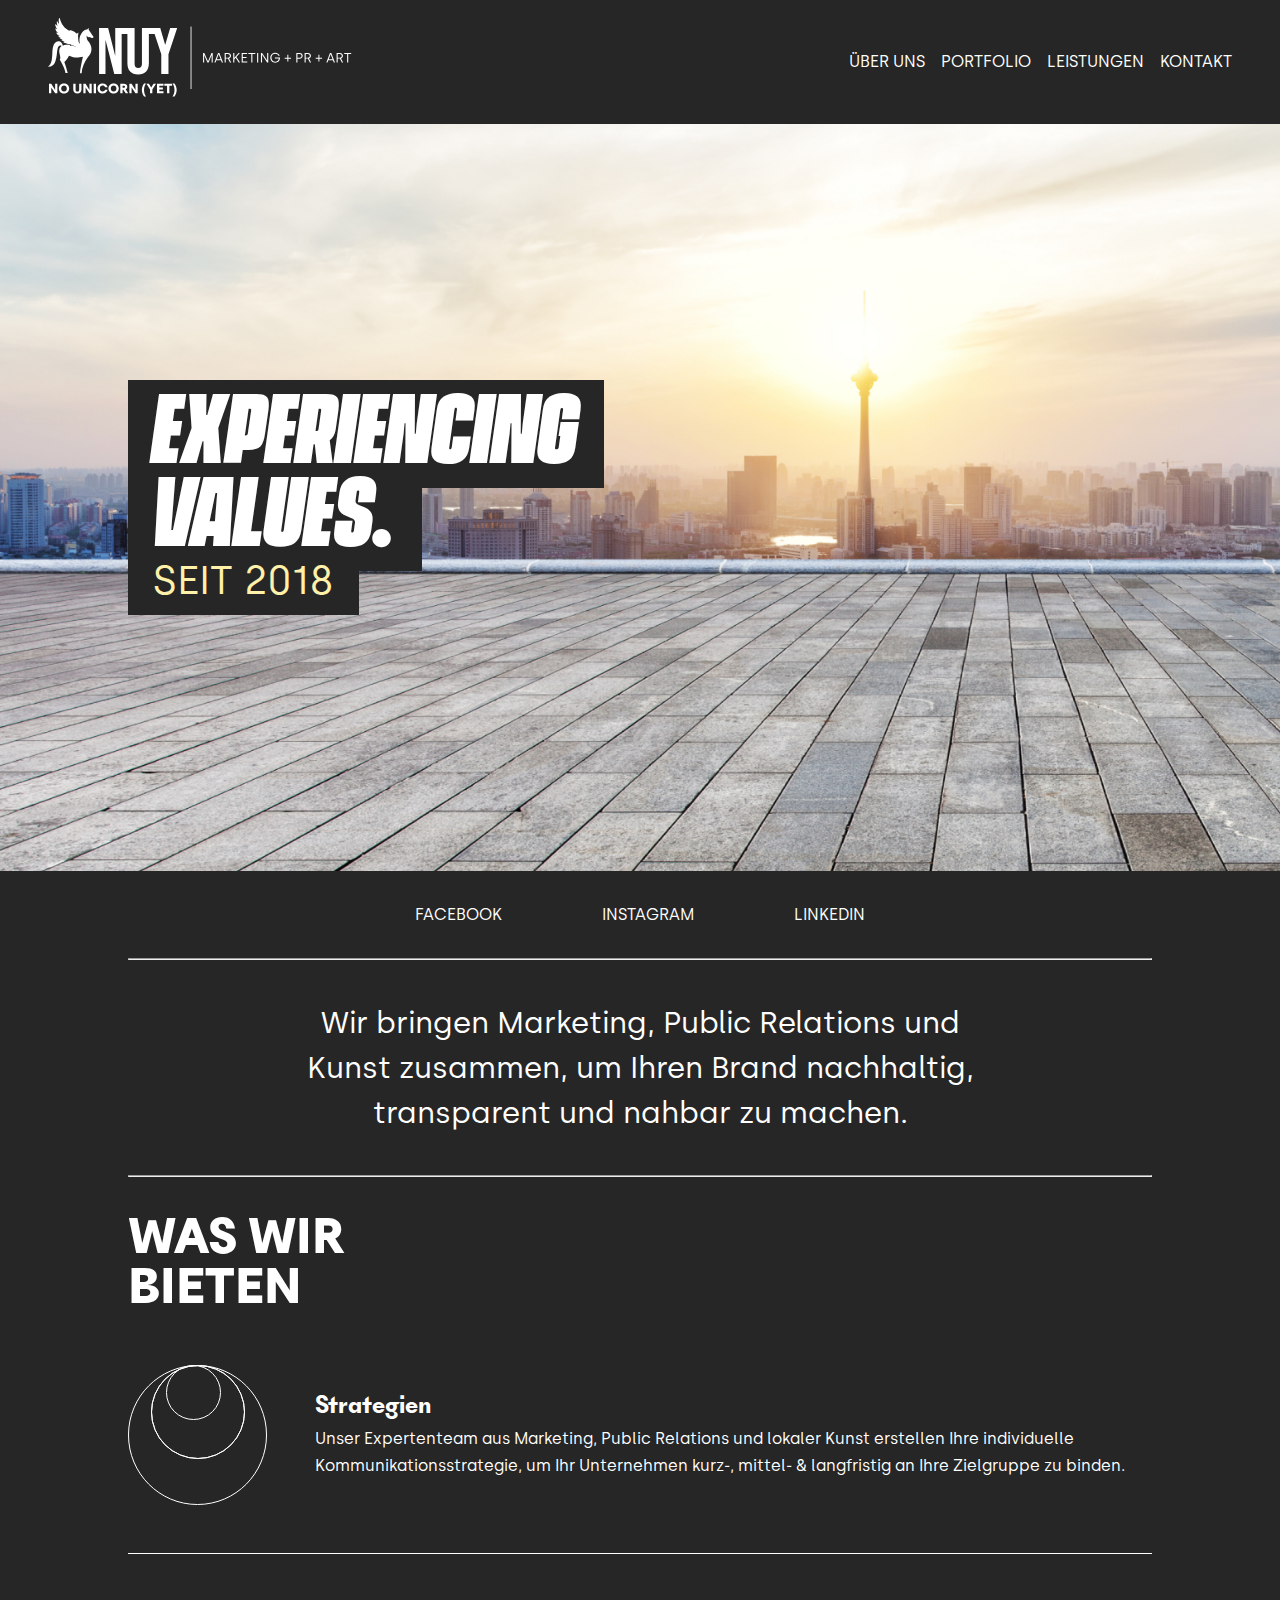
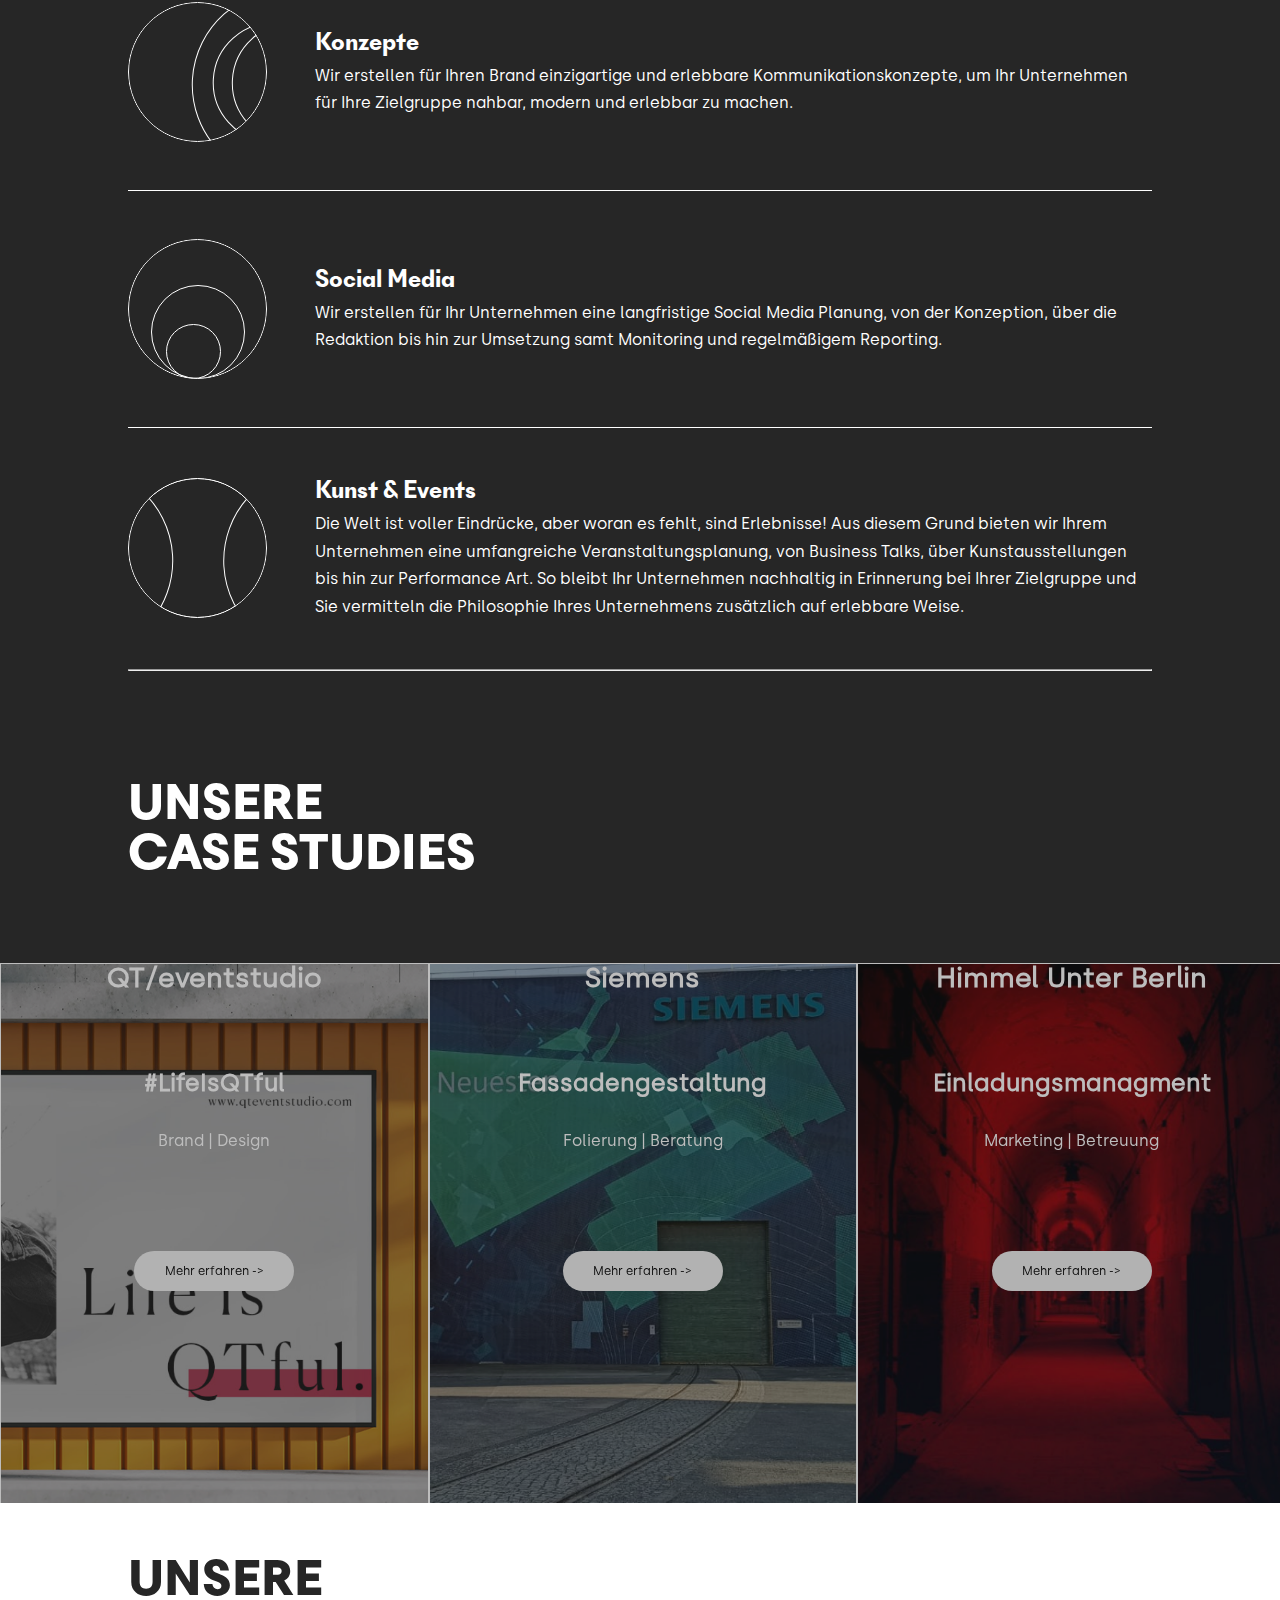
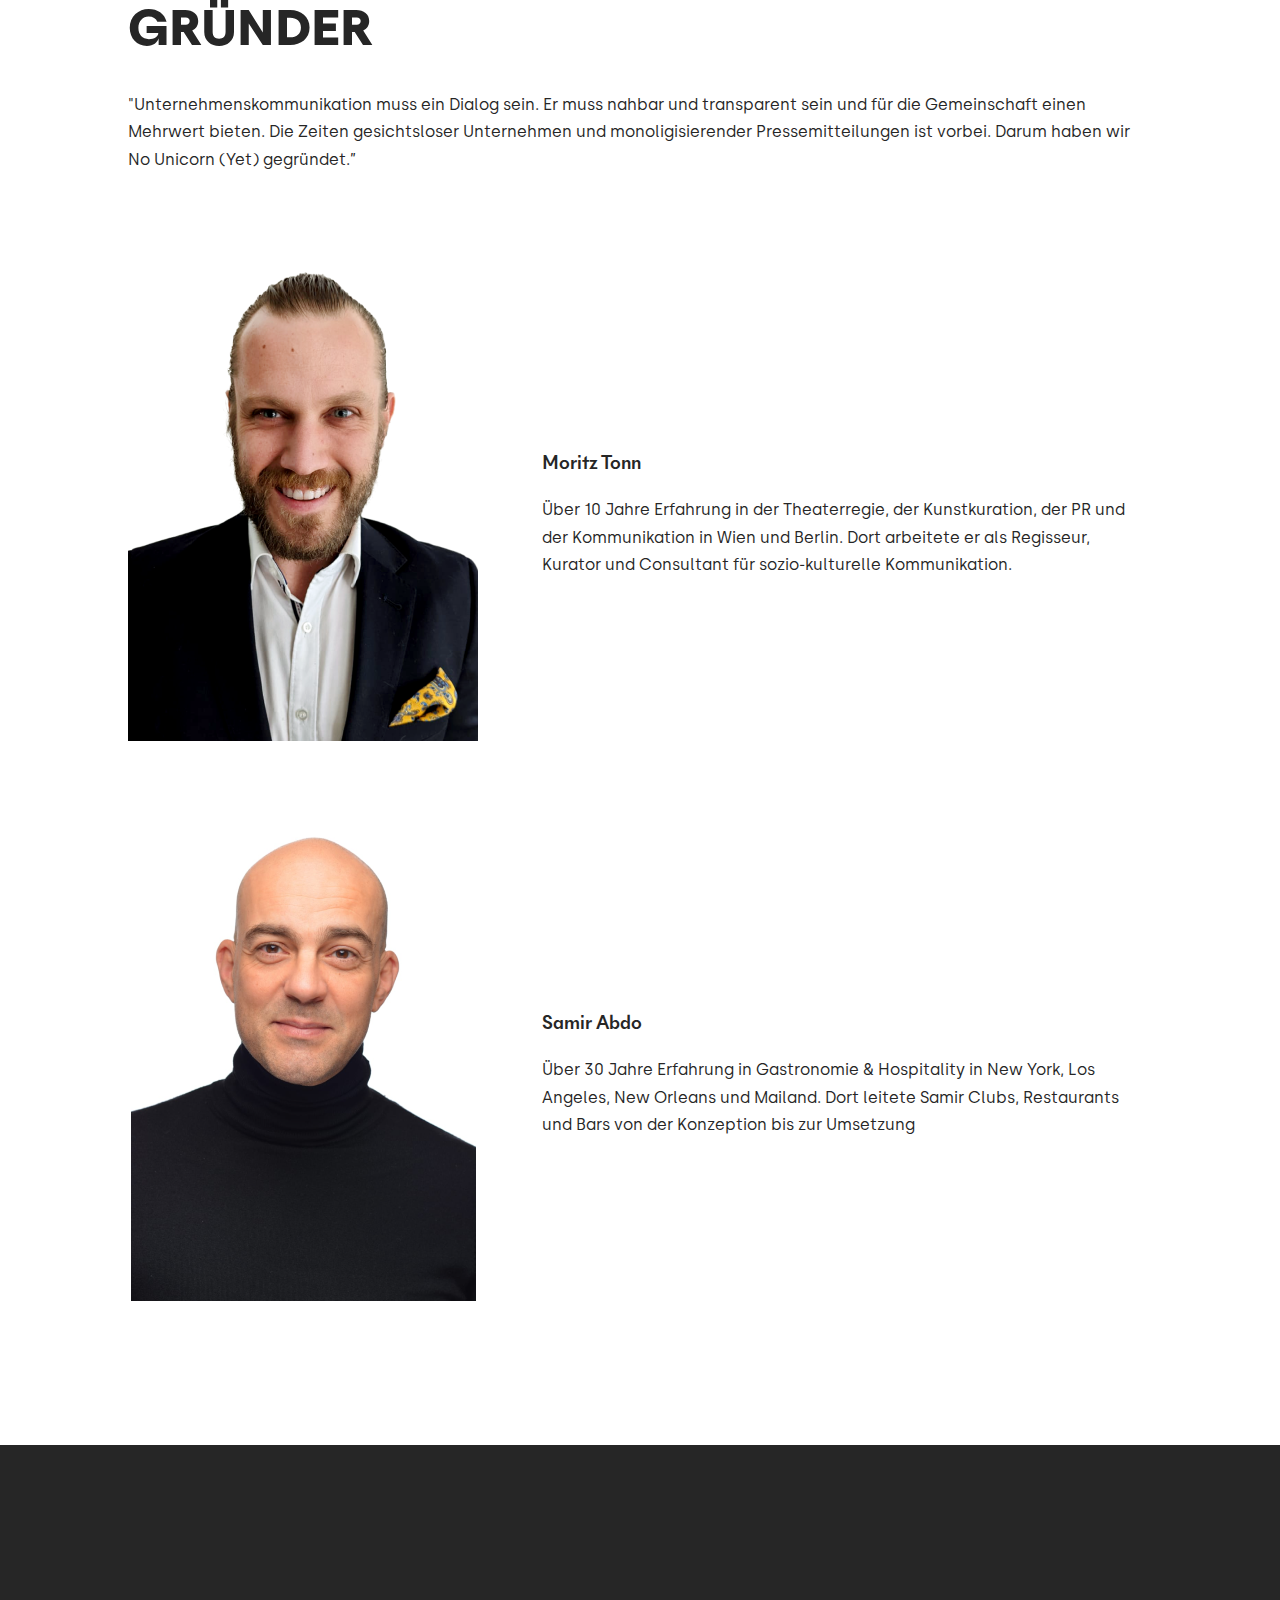
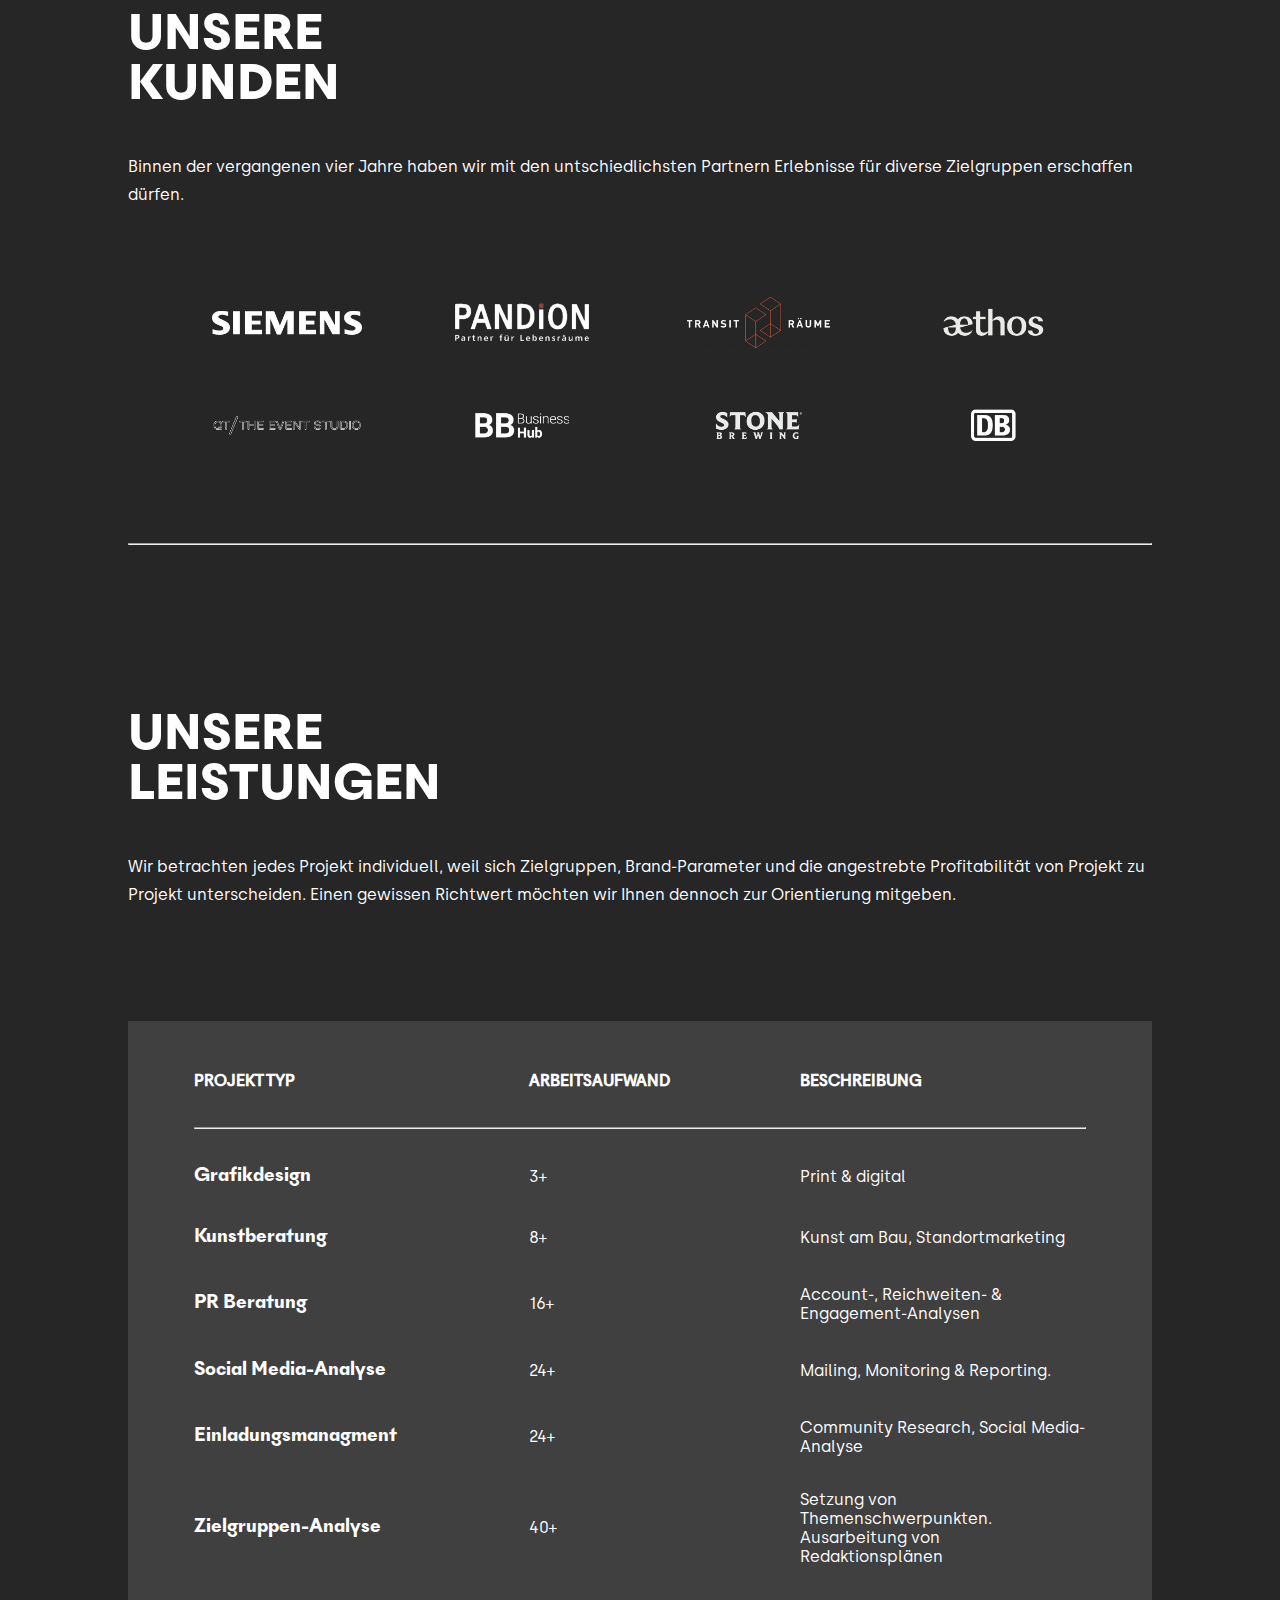
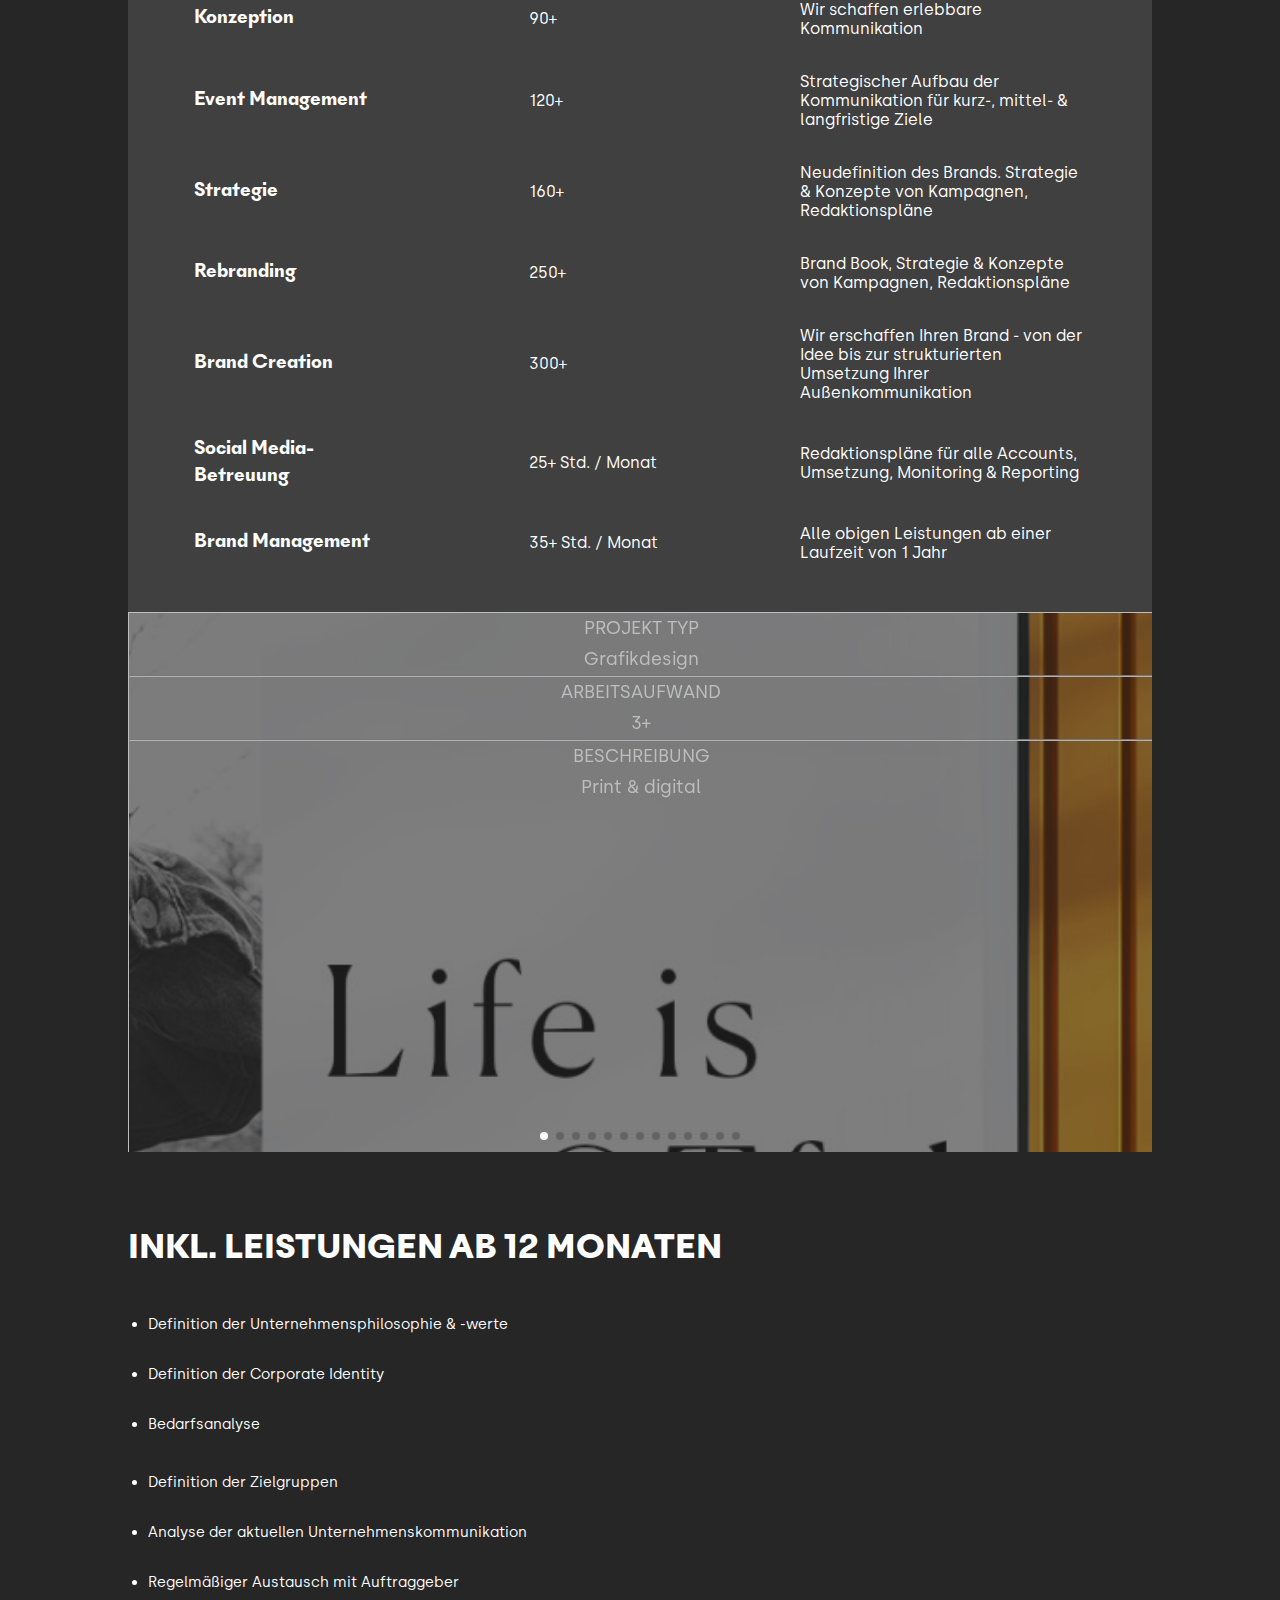
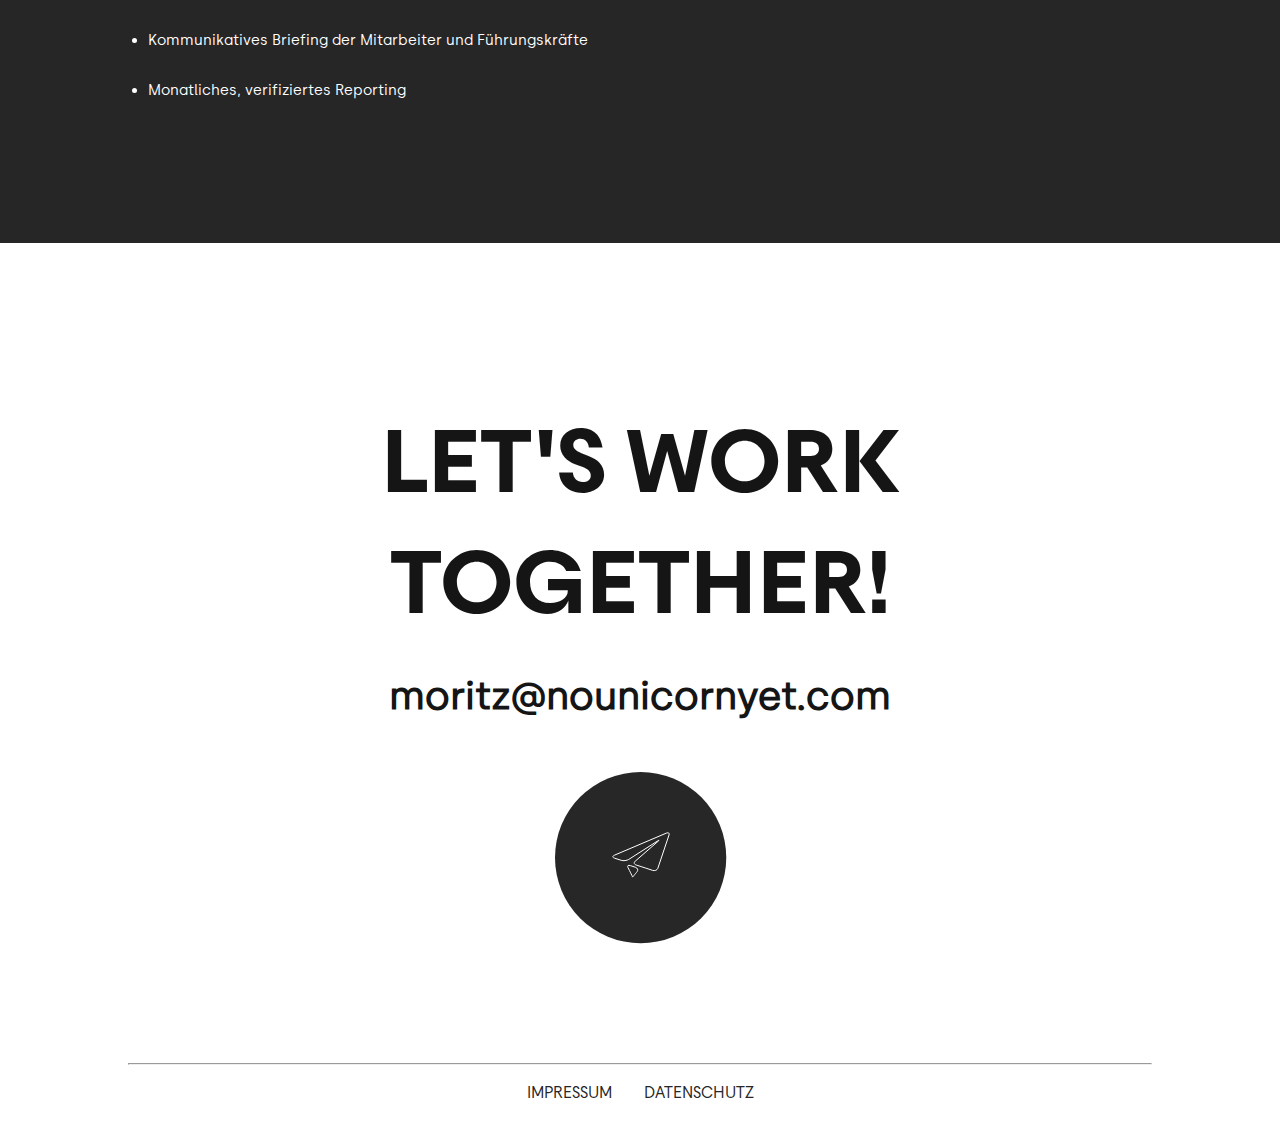
<file: index.html>
<!DOCTYPE html>
<html>

<head>
    <meta charset="utf-8">
    <meta name="viewport" content="width=device-width, initial-scale=1.0">
    <link rel="stylesheet" type="text/css" href="./styles/styles.css">
    <link rel="stylesheet" href="https://unpkg.com/swiper/swiper-bundle.min.css"/>
    <title>No Unicorn (Yet)</title>
    <link rel="icon" type="image/png" href="images/logo/favicon16x16.svg" sizes="16x16">
    <link rel="icon" type="image/png" href="images/logo/favicon32x32.svg" sizes="32x32">
    <link rel="icon" type="image/png" href="images/logo/favicon96x96.svg" sizes="96x96">
</head>

    <body>
        <header class="primary-header flex">
            <a href="index.html"><img class="logo" src="./images/logo.svg" alt="logo-no-unicorn"></a>
            <a href="index.html"><img class="logo-mobile" src="./images/logo-mobile.svg" alt="logo-no-unicorn-mobile"></a>

            <button class="mobile-nav-toggle" aria-controls="primary-navigation" aria-expanded="false"><span class="sr-only"></span></button>

            <nav>            
                <ul id="primary-navigation" data-visible="false" class="primary-navigation flex">
                    <li>
                        <a class="nav-item" href="index.html#offer-link">
                            <p>ÜBER UNS</p>
                        </a>
                    </li>
                    <li>
                        <a class="nav-item" href="index.html#casestudy-link">
                            <p>PORTFOLIO</p>
                        </a>
                    </li>
                    <li>
                        <a class="nav-item" href="index.html#pricing-link">
                            <p>LEISTUNGEN</p>
                        </a>
                    </li>
                    <li>
                        <a class="nav-item" href="index.html#contact-link">
                            <p>KONTAKT</p>
                        </a>
                    </li>
                </ul>
            </nav>
        </header>

        <div class="hero-section">
            <div class="page-wrapper">
                <div class="hero-content">
                    <h1>EXPERIENCING</h1>
                    <h1>VALUES.</h1>
                    <p id="hero-text">SEIT 2018</p>
                </div>
            </div>
        </div>

        <div class="page-wrapper">
            <div class="socials-section">
                <a href="https://www.facebook.com/nounicornyet/">
                    <p>FACEBOOK</p>
                </a>
                <a href="https://www.instagram.com/nounicornyet/">
                    <p>INSTAGRAM</p>
                </a>
                <a href="https://www.linkedin.com/company/nounicornyet">
                    <p>LINKEDIN</p>
                </a>
            </div>

            <hr></hr>
            
            <div class="business-section">
                <p id="description-text">Wir bringen Marketing, Public Relations und Kunst zusammen, um Ihren Brand nachhaltig, transparent und nahbar zu machen.</p>
            </div>

            <hr></hr>
            <div class="offer-section" id="offer-link">
                <div class="left-side">
                    <h2 class="sticky-text">WAS WIR <br>BIETEN</h2>
                </div>
                <div class="right-side">
                    <div class="content-area">
                        <img src="images/placeholdersvg/strategies.svg" alt="strategies-svg">
                        <div class="content-text">
                            <h4>Strategien</h4>
                            <p>Unser Expertenteam aus Marketing, Public Relations und lokaler Kunst erstellen Ihre individuelle Kommunikationsstrategie, um Ihr Unternehmen kurz-, mittel- & langfristig an Ihre Zielgruppe zu binden. </p>
                        </div>
                    </div>
                    <div class="content-area">
                        <img src="images/placeholdersvg/concepts.svg" alt="concepts-svg">
                        <div class="content-text">
                            <h4>Konzepte</h4>
                            <p>Wir erstellen für Ihren Brand einzigartige und erlebbare Kommunikationskonzepte, um Ihr Unternehmen für Ihre Zielgruppe nahbar, modern und erlebbar zu machen. </p>
                        </div>
                    </div>
                    <div class="content-area">
                        <img src="images/placeholdersvg/socialmedia.svg" alt="socialmedia-svg">
                        <div class="content-text">
                            <h4>Social Media</h4>
                            <p>Wir erstellen für Ihr Unternehmen eine langfristige Social Media Planung, von der Konzeption, über die Redaktion bis hin zur Umsetzung samt Monitoring und regelmäßigem Reporting.</p>
                        </div>
                    </div>
                    <div class="content-area">
                        <img src="images/placeholdersvg/artevents.svg" alt="artevents-svg">
                        <div class="content-text">
                            <h4>Kunst & Events</h4>
                            <p>Die Welt ist voller Eindrücke, aber woran es fehlt, sind Erlebnisse! Aus diesem Grund bieten wir Ihrem Unternehmen eine umfangreiche Veranstaltungsplanung, von Business Talks, über Kunstausstellungen bis hin zur Performance Art. So bleibt Ihr Unternehmen nachhaltig in Erinnerung bei Ihrer Zielgruppe und Sie vermitteln die Philosophie Ihres Unternehmens zusätzlich auf erlebbare Weise. </p>
                        </div>
                    </div>
                </div>
            </div>
        </div>
        <div class="page-wrapper">
            <hr></hr>
        </div>
        <div class="casestudy-section" id="casestudy-link">
            <div class="page-wrapper">
                
                <h2>UNSERE <br> CASE STUDIES</h2>
            </div>
        </div>

        <div class="swiper mySwiper">
            <div class="swiper-wrapper">
                <div class="swiper-slide">
                    <div class="slider-card">
                        <h3 class="casestudy-name unselectable">QT/eventstudio</h4>
                        <h3 class="casestudy-slogan unselectable">#LifeIsQTful</h3>
                        <p class="casestudy-action unselectable">Brand | Design</p>
                        <a href="casestudy_qteventstudio.html"><button class="casestudy-bttn">Mehr erfahren -></button></a>
                    </div> 
                </div>
                <div class="swiper-slide">
                    <div class="slider-card">
                        <h3 class="casestudy-name unselectable">Siemens</h4>
                        <h3 class="casestudy-slogan unselectable">Fassadengestaltung</h3>
                        <p class="casestudy-action unselectable">Folierung | Beratung</p>
                        <a href="casestudy_siemens.html"><button class="casestudy-bttn">Mehr erfahren -></button></a>
                    </div> 
                </div>
                <div class="swiper-slide">
                    <div class="slider-card">
                        <h3 class="casestudy-name unselectable">Himmel Unter Berlin</h4>
                        <h3 class="casestudy-slogan unselectable">Einladungsmanagment</h3>
                        <p class="casestudy-action unselectable">Marketing | Betreuung</p>
                        <a href="casestudy_pandion.html"><button class="casestudy-bttn">Mehr erfahren -></button></a>
                    </div> 
                </div>
            </div>
            <div class="swiper-pagination"></div>
        </div>

        <div class="founder-section">
            <div class="page-wrapper">
                <div class="founder-text" id="founder-link">
                    <h2>UNSERE<br>GRÜNDER</h2>
                    <div class="founder-rightside">
                        <p>
                            "Unternehmenskommunikation muss ein Dialog sein. Er muss nahbar und transparent sein und für die Gemeinschaft einen Mehrwert bieten. Die Zeiten gesichtsloser Unternehmen und monoligisierender Pressemitteilungen ist vorbei. Darum haben wir No Unicorn (Yet) gegründet.”
                        </p>
                        <div class="founder-portrait">
                            <div class="portrait-card">
                                <img src="images/founder_picture2.png" alt="Moritz Tonn picture">
                                <div class="founder-description">
                                    <p class="portrait-name">Moritz Tonn</p>
                                    <p>Über 10 Jahre Erfahrung in der Theaterregie, der Kunstkuration, der PR und der Kommunikation in Wien und Berlin. Dort arbeitete er als Regisseur, Kurator und Consultant für sozio-kulturelle Kommunikation.</p>
                                </div>
                            </div>
                            <div class="portrait-card">
                                <img src="images/founder_picture1.png"  alt="Samir Abdo picture">
                                <div class="founder-description">
                                    <p class="portrait-name">Samir  Abdo</p>
                                    <p>Über 30 Jahre Erfahrung in Gastronomie & Hospitality in New York, Los Angeles, New Orleans und Mailand. Dort leitete Samir Clubs, Restaurants und Bars von der Konzeption bis zur Umsetzung </p>
                                </div>
                            </div>
                        </div>
                    </div>
                </div>
            </div>
        </div>
        <div class="page-wrapper">
            <div class="cooperation-section">
                <h2>UNSERE<br>KUNDEN</h2>
                <p>
                    Binnen der vergangenen vier Jahre haben wir mit den untschiedlichsten Partnern Erlebnisse für diverse Zielgruppen erschaffen dürfen. 
                </p>
            </div>
            <div class="logo-section">
                <div class="logo-image">
                    <img src="images/logo/Siemens.png" alt="siemens-logo">
                </div>
                <div class="logo-image">
                    <img src="images/logo/Pandion.png" alt="pandion-logo">
                </div>
                <div class="logo-image">
                    <img src="images/logo/Transitraeume.png" alt="transitraueme-logo">
                </div>
                <div class="logo-image">
                    <img src="images/logo/aethos.png" alt="aethos-logo">
                </div>
                <div class="logo-image">
                    <img src="images/logo/QTEventStudio.png" alt="qt-logo">
                </div>
                <div class="logo-image">
                    <img src="images/logo/BusinessHub.png" alt="businesshub-logo">
                </div>
                <div class="logo-image">
                    <img src="images/logo/StoneBrewing.png" alt="stonebrewing-logo">
                </div>  
                <div class="logo-image">
                    <img src="images/logo/DeutscheBahn.png" alt="db-logo">
                </div>         
            </div>

            <hr></hr>

            <div class="pricing-section" id="pricing-link">
                <div class="pricing-text">
                    <h2>UNSERE<br> LEISTUNGEN</h2>
                    <p>
                        Wir betrachten jedes Projekt individuell, weil sich Zielgruppen, Brand-Parameter und die angestrebte Profitabilität von Projekt zu Projekt unterscheiden. Einen gewissen Richtwert möchten wir Ihnen dennoch zur Orientierung mitgeben.
                    </p>
                </div>
                <!-- desktop -->
                <table>
                    <tr>
                        <th align="left">PROJEKT TYP</th>
                        <th align="left">ARBEITSAUFWAND</th>
                        <th align="left">BESCHREIBUNG</th>
                    </tr>
                    <tr> 
                        <td colspan="3"> <hr /> </td>      
                    </tr>
                    <tr>
                        <td class="highlighted">Grafikdesign</td>
                        <td>3+</td>
                        <td>Print & digital</td>
                    </tr>
                    <tr>
                        <td class="highlighted">Kunstberatung</td>
                        <td>8+</td>
                        <td>Kunst am Bau, Standortmarketing</td>
                    </tr>
                    <tr>
                        <td class="highlighted">PR Beratung</td>
                        <td>16+</td>
                        <td>Account-, Reichweiten- & Engagement-Analysen</td>
                    </tr>
                    <tr>
                        <td class="highlighted">Social Media-Analyse</td>
                        <td>24+</td>
                        <td>Mailing, Monitoring & Reporting. </td>
                    </tr>
                    <tr>
                        <td class="highlighted">Einladungsmanagment</td>
                        <td>24+</td>
                        <td>Community Research, Social Media-Analyse</td>
                    </tr>
                    <tr>
                        <td class="highlighted">Zielgruppen-Analyse</td>
                        <td>40+</td>
                        <td>Setzung von Themenschwerpunkten. Ausarbeitung von Redaktionsplänen</td>
                    </tr>
                    <tr>
                        <td class="highlighted">Konzeption</td>
                        <td>90+</td>
                        <td>Wir schaffen erlebbare Kommunikation</td>
                    </tr>
                    <tr>
                        <td class="highlighted">Event Management</td>
                        <td>120+</td>
                        <td>Strategischer Aufbau der Kommunikation für kurz-, mittel- & langfristige Ziele</td>
                    </tr>
                    <tr>
                        <td class="highlighted">Strategie</td>
                        <td>160+</td>
                        <td>Neudefinition des Brands. Strategie & Konzepte von Kampagnen, Redaktionspläne</td>
                    </tr>
                    <tr>
                        <td class="highlighted">Rebranding</td>
                        <td>250+</td>
                        <td>Brand Book, Strategie & Konzepte von Kampagnen, Redaktionspläne</td>
                    </tr><tr>
                        <td class="highlighted">Brand Creation</td>
                        <td>300+</td>
                        <td>Wir erschaffen Ihren Brand - von der Idee bis zur strukturierten Umsetzung Ihrer Außenkommunikation</td>
                    </tr><tr>
                        <td class="highlighted">Social Media-Betreuung</td>
                        <td>25+ Std. / Monat</td>
                        <td>Redaktionspläne für alle Accounts, Umsetzung, Monitoring & Reporting</td>
                    </tr><tr>
                        <td class="highlighted">Brand Management</td>
                        <td>35+ Std. / Monat</td>
                        <td>Alle obigen Leistungen ab einer Laufzeit von 1 Jahr</td>
                    </tr>
                </table>

                <!-- mobile -->
                <div class="swiper pricingSwiper">
                    <div class="swiper-wrapper">
                        <div class="swiper-slide">
                            <div class="slider-card">
                                <p class="pricing-category">PROJEKT TYP</p>
                                <p>Grafikdesign</p>
                                <hr></hr>
                                <p class="pricing-category">ARBEITSAUFWAND</p>
                                <p class="pricing-content">3+</p>
                                <hr></hr>
                                <p class="pricing-category">BESCHREIBUNG</p>
                                <p class="pricing-content">Print & digital</td>
                            </div> 
                        </div>
                        <div class="swiper-slide">
                            <div class="slider-card">
                                <p class="pricing-category">PROJEKT TYP</p>
                                <p>Kunst-Beratung</p>
                                <hr></hr>
                                <p class="pricing-category">ARBEITSAUFWAND</p>
                                <p class="pricing-content">8+</p>
                                <hr></hr>
                                <p class="pricing-category">BESCHREIBUNG</p>
                                <p class="pricing-content">Kunst am Bau, Standortmarketing</td>
                            </div> 
                        </div>
                        <div class="swiper-slide">
                            <div class="slider-card">
                                <p class="pricing-category">PROJEKT TYP</p>
                                <p>PR-Beratung</p>
                                <hr></hr>
                                <p class="pricing-category">ARBEITSAUFWAND</p>
                                <p class="pricing-content">16+</p>
                                <hr></hr>
                                <p class="pricing-category">BESCHREIBUNG</p>
                                <p class="pricing-content">Lobbying, Networking, Krisen-PR</td>
                            </div> 
                        </div>
                        <div class="swiper-slide">
                            <div class="slider-card">
                                <p class="pricing-category">PROJEKT TYP</p>
                                <p>Social Media-Analyse</p>
                                <hr></hr>
                                <p class="pricing-category">ARBEITSAUFWAND</p>
                                <p class="pricing-content">24+</p>
                                <hr></hr>
                                <p class="pricing-category">BESCHREIBUNG</p>
                                <p class="pricing-content">Account-, Reichweiten- & Engagement-Analysen</td>
                            </div> 
                        </div>
                        <div class="swiper-slide">
                            <div class="slider-card">
                                <p class="pricing-category">PROJEKT TYP</p>
                                <p>Einladungsmanagement</p>
                                <hr></hr>
                                <p class="pricing-category">ARBEITSAUFWAND</p>
                                <p class="pricing-content">24+</p>
                                <hr></hr>
                                <p class="pricing-category">BESCHREIBUNG</p>
                                <p class="pricing-content">Mailing, Monitoring & Reporting. </td>
                            </div> 
                        </div>
                        <div class="swiper-slide">
                            <div class="slider-card">
                                <p class="pricing-category">PROJEKT TYP</p>
                                <p>Zielgruppen-Analyse</p>
                                <hr></hr>
                                <p class="pricing-category">ARBEITSAUFWAND</p>
                                <p class="pricing-content">40+</p>
                                <hr></hr>
                                <p class="pricing-category">BESCHREIBUNG</p>
                                <p class="pricing-content">Community Research, Social Media-Analyse</td>
                            </div> 
                        </div>
                        <div class="swiper-slide">
                            <div class="slider-card">
                                <p class="pricing-category">PROJEKT TYP</p>
                                <p>Konzeption</p>
                                <hr></hr>
                                <p class="pricing-category">ARBEITSAUFWAND</p>
                                <p class="pricing-content">90+</p>
                                <hr></hr>
                                <p class="pricing-category">BESCHREIBUNG</p>
                                <p class="pricing-content">Setzung von Themenschwerpunkten. Ausarbeitung von Redaktionsplänen</td>
                            </div> 
                        </div>
                        <div class="swiper-slide">
                            <div class="slider-card">
                                <p class="pricing-category">PROJEKT TYP</p>
                                <p>Event Management</p>
                                <hr></hr>
                                <p class="pricing-category">ARBEITSAUFWAND</p>
                                <p class="pricing-content">120+</p>
                                <hr></hr>
                                <p class="pricing-category">BESCHREIBUNG</p>
                                <p class="pricing-content">Wir schaffen erlebbare Kommunikation</td>
                            </div> 
                        </div>
                        <div class="swiper-slide">
                            <div class="slider-card">
                                <p class="pricing-category">PROJEKT TYP</p>
                                <p>Strategie</p>
                                <hr></hr>
                                <p class="pricing-category">ARBEITSAUFWAND</p>
                                <p class="pricing-content">160+</p>
                                <hr></hr>
                                <p class="pricing-category">BESCHREIBUNG</p>
                                <p class="pricing-content">Strategischer Aufbau der Kommunikation für kurz-, mittel- & langfristige Ziele</td>
                            </div> 
                        </div>
                        <div class="swiper-slide">
                            <div class="slider-card">
                                <p class="pricing-category">PROJEKT TYP</p>
                                <p>Rebranding</p>
                                <hr></hr>
                                <p class="pricing-category">ARBEITSAUFWAND</p>
                                <p class="pricing-content">250+</p>
                                <hr></hr>
                                <p class="pricing-category">BESCHREIBUNG</p>
                                <p class="pricing-content">Neudefinition des Brands. Strategie & Konzepte von Kampagnen, Redaktionspläne</td>
                            </div> 
                        </div>
                        <div class="swiper-slide">
                            <div class="slider-card">
                                <p class="pricing-category">PROJEKT TYP</p>
                                <p>Brand Creation</p>
                                <hr></hr>
                                <p class="pricing-category">ARBEITSAUFWAND</p>
                                <p class="pricing-content">300+</p>
                                <hr></hr>
                                <p class="pricing-category">BESCHREIBUNG</p>
                                <p class="pricing-content">Wir erschaffen Ihren Brand - von der Idee bis zur strukturierten Umsetzung Ihrer Außenkommunikation</td>
                            </div> 
                        </div>
                        <div class="swiper-slide">
                            <div class="slider-card">
                                <p class="pricing-category">PROJEKT TYP</p>
                                <p>Social Media-Betreuung</p>
                                <hr></hr>
                                <p class="pricing-category">ARBEITSAUFWAND</p>
                                <p class="pricing-content">25+ Std. / Monat</p>
                                <hr></hr>
                                <p class="pricing-category">BESCHREIBUNG</p>
                                <p class="pricing-content">Redaktionspläne für alle Accounts, Umsetzung, Monitoring & Reporting</td>
                            </div> 
                        </div>
                        <div class="swiper-slide">
                            <div class="slider-card">
                                <p class="pricing-category">PROJEKT TYP</p>
                                <p>Brand Management</p>
                                <hr></hr>
                                <p class="pricing-category">ARBEITSAUFWAND</p>
                                <p class="pricing-content">35+ Std. / Monat</p>
                                <hr></hr>
                                <p class="pricing-category">BESCHREIBUNG</p>
                                <p class="pricing-content">Alle obigen Leistungen ab einer Laufzeit von 1 Jahr</td>
                            </div> 
                        </div>
                    </div>
                    <div class="swiper-pagination"></div>
                </div>

                <div class="pricing-includes">
                    <h3>INKL. LEISTUNGEN AB 12 MONATEN</h3>
                    <ul>
                        <li>Definition der Unternehmensphilosophie & -werte </li>
                        <li>Definition der Corporate Identity</li>
                        <li>Bedarfsanalyse</li>
                    </ul>
                    <ul>
                        <li>Definition der Zielgruppen</li>
                        <li>Analyse der aktuellen Unternehmenskommunikation </li>
                        <li>Regelmäßiger Austausch mit Auftraggeber </li>
                    </ul>
                    <ul>
                        <li>Kommunikatives Briefing der Mitarbeiter und Führungskräfte</li>
                        <li>Monatliches, verifiziertes Reporting</li>
                    </ul>
                </div>
            </div>
        </div>
        <div class="last-section" id="contact-link">
            <div class="page-wrapper">
                <div class="cta-section">
                    <h1 id="cta-text">LET'S WORK TOGETHER!</h1>
                    <h2 id="cta-mail">moritz@nounicornyet.com</h2>
                    <a href="mailto:moritz@nounicornyet.com"><img src="images/mail-cta.svg" alt="mail cta logo"></a>
                </div>
                <hr></hr>
                <div class="footer-section">
                    <a href="impressum.html"><p class="footer-font">IMPRESSUM</p></a>
                    <a href="datenschutz.html"><p class="footer-font">DATENSCHUTZ</p></a>
                </div>
            </div>
        </div>
        <script src="https://unpkg.com/swiper/swiper-bundle.min.js"></script>
        <script src="./scripts/script.js"></script>
    </body>
</html>
</file>
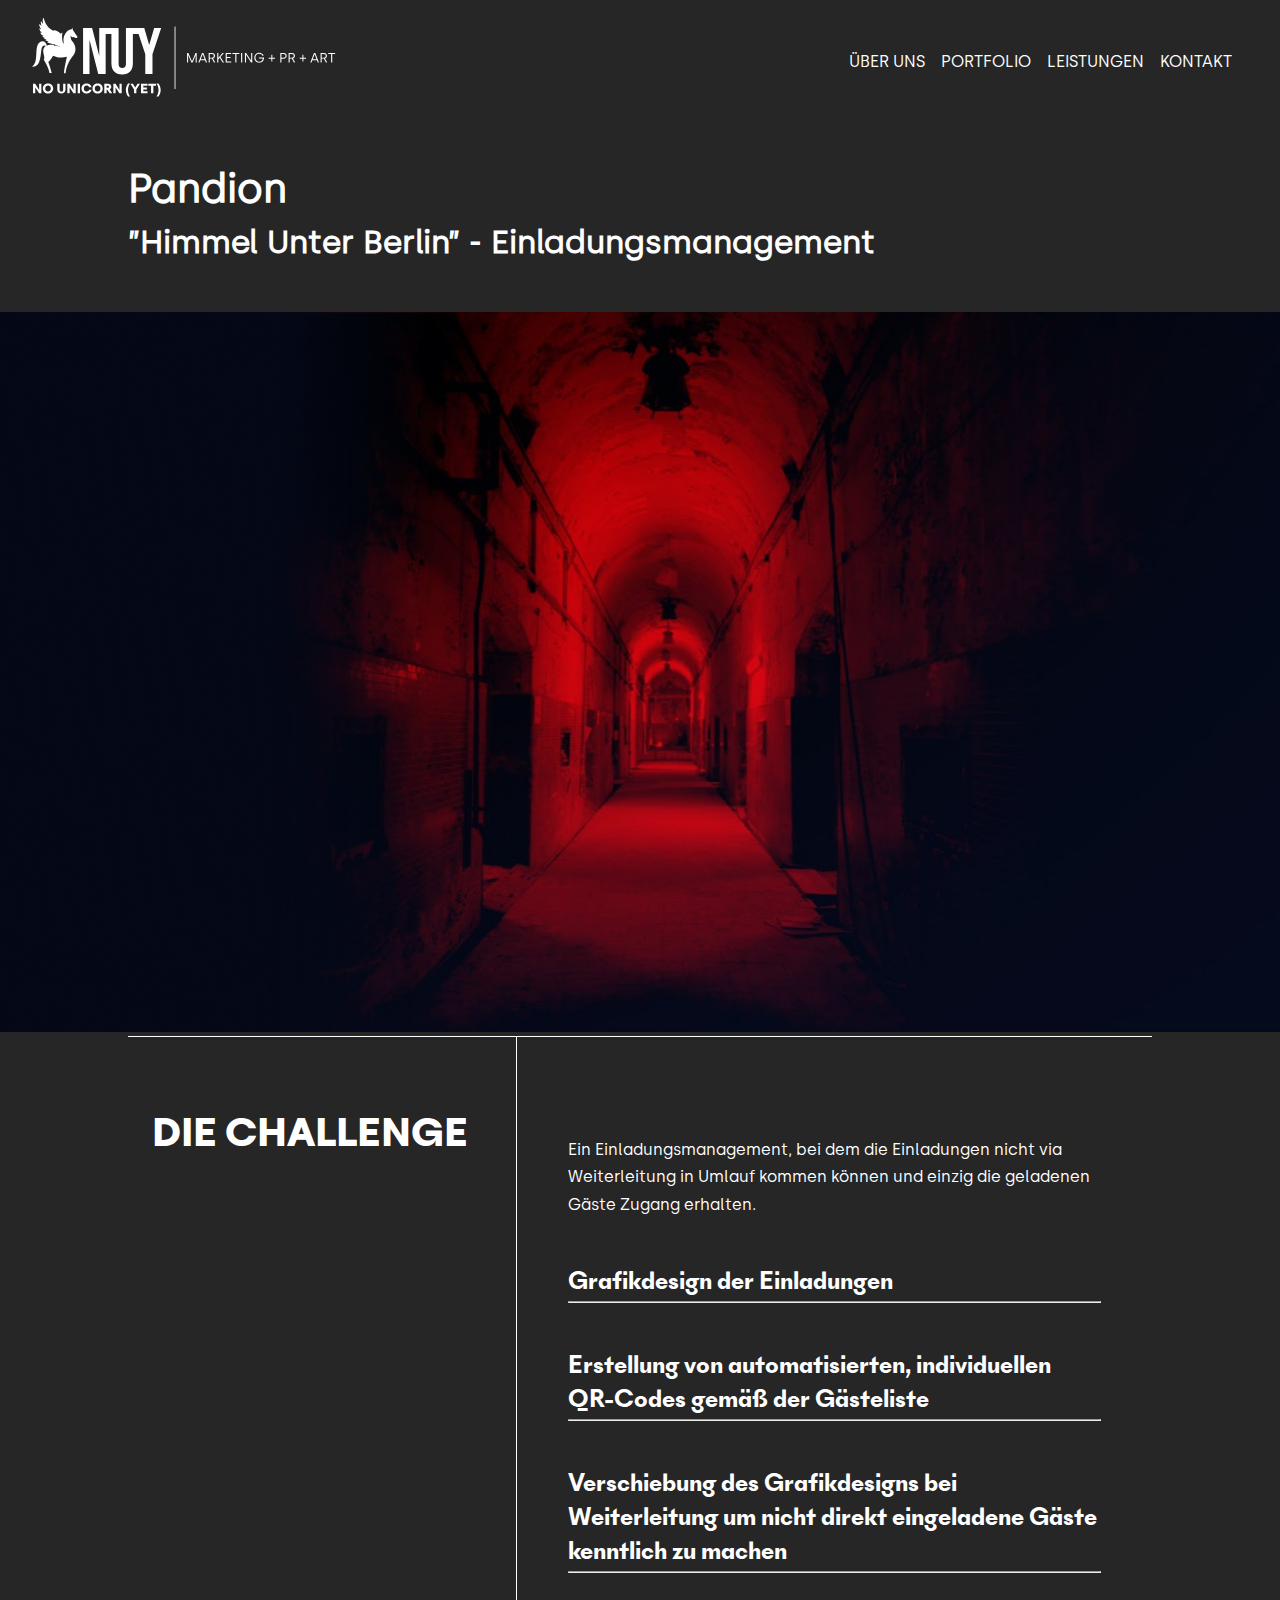
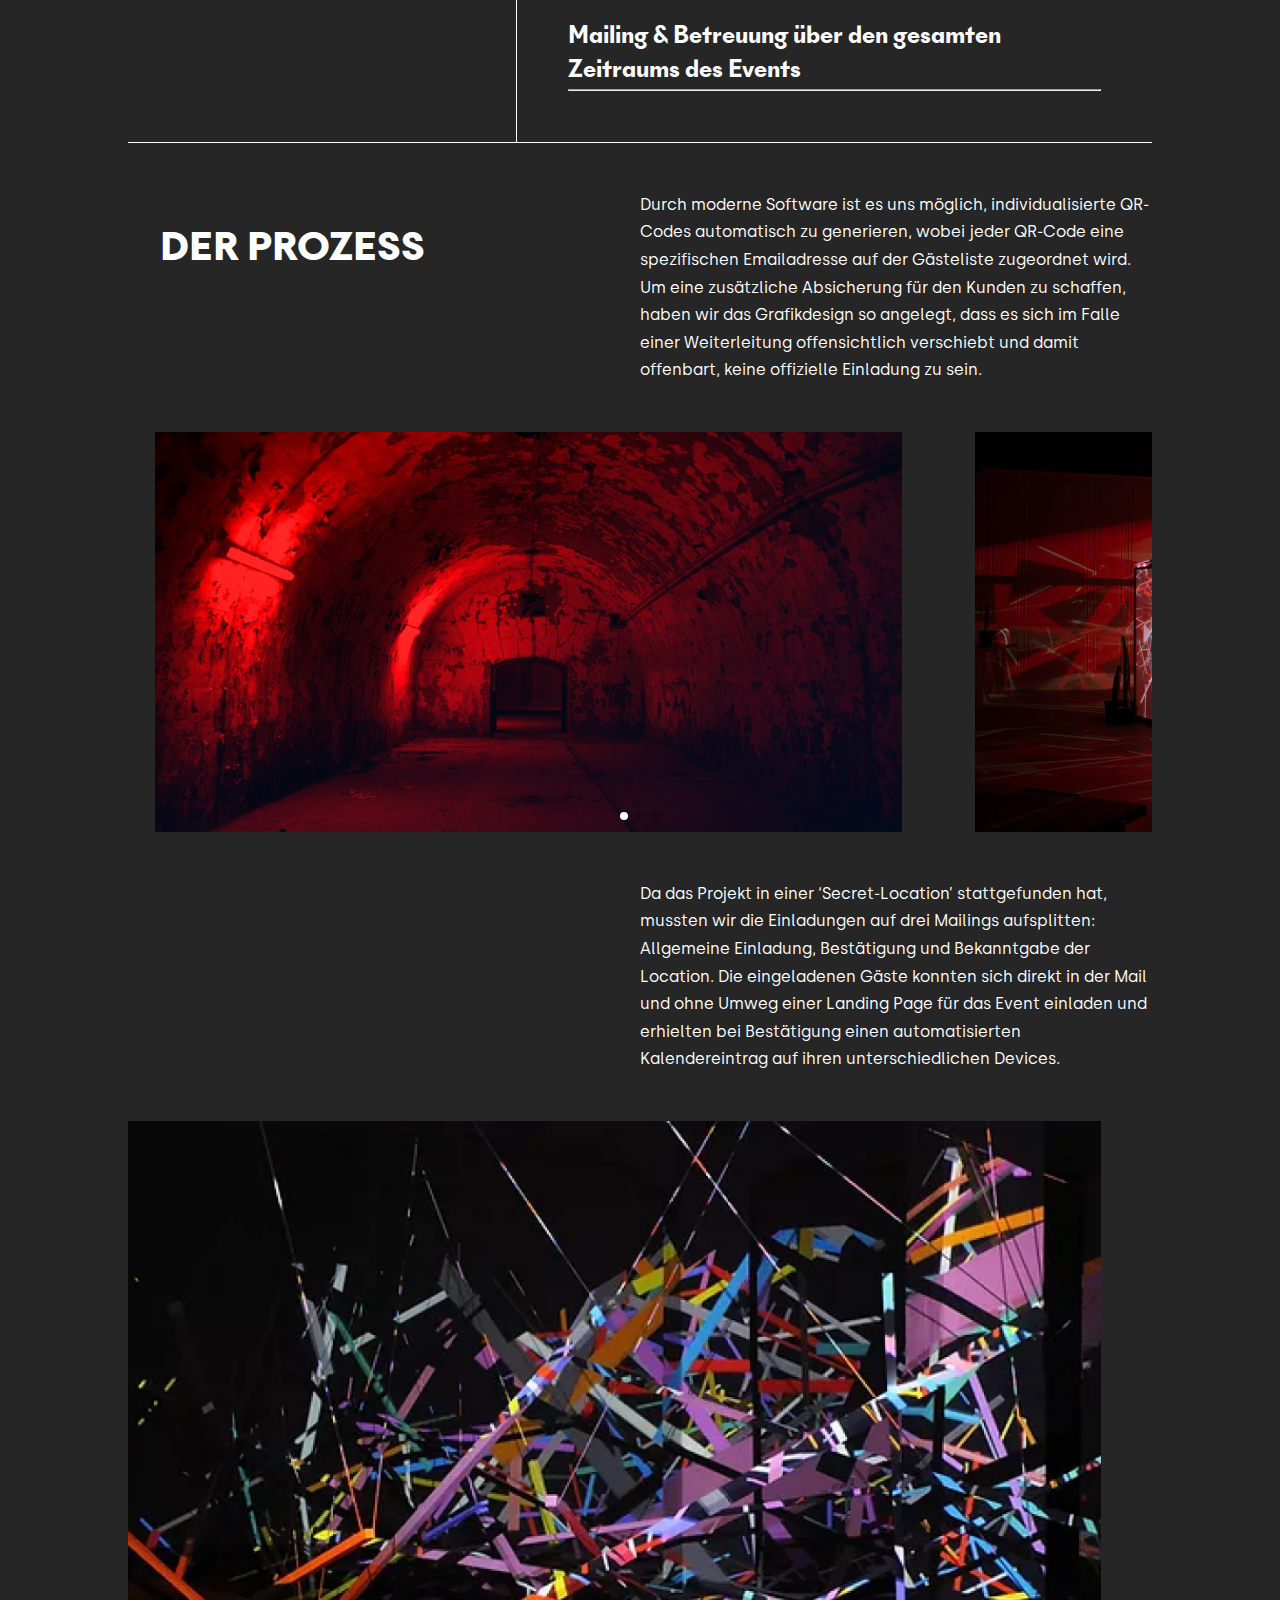
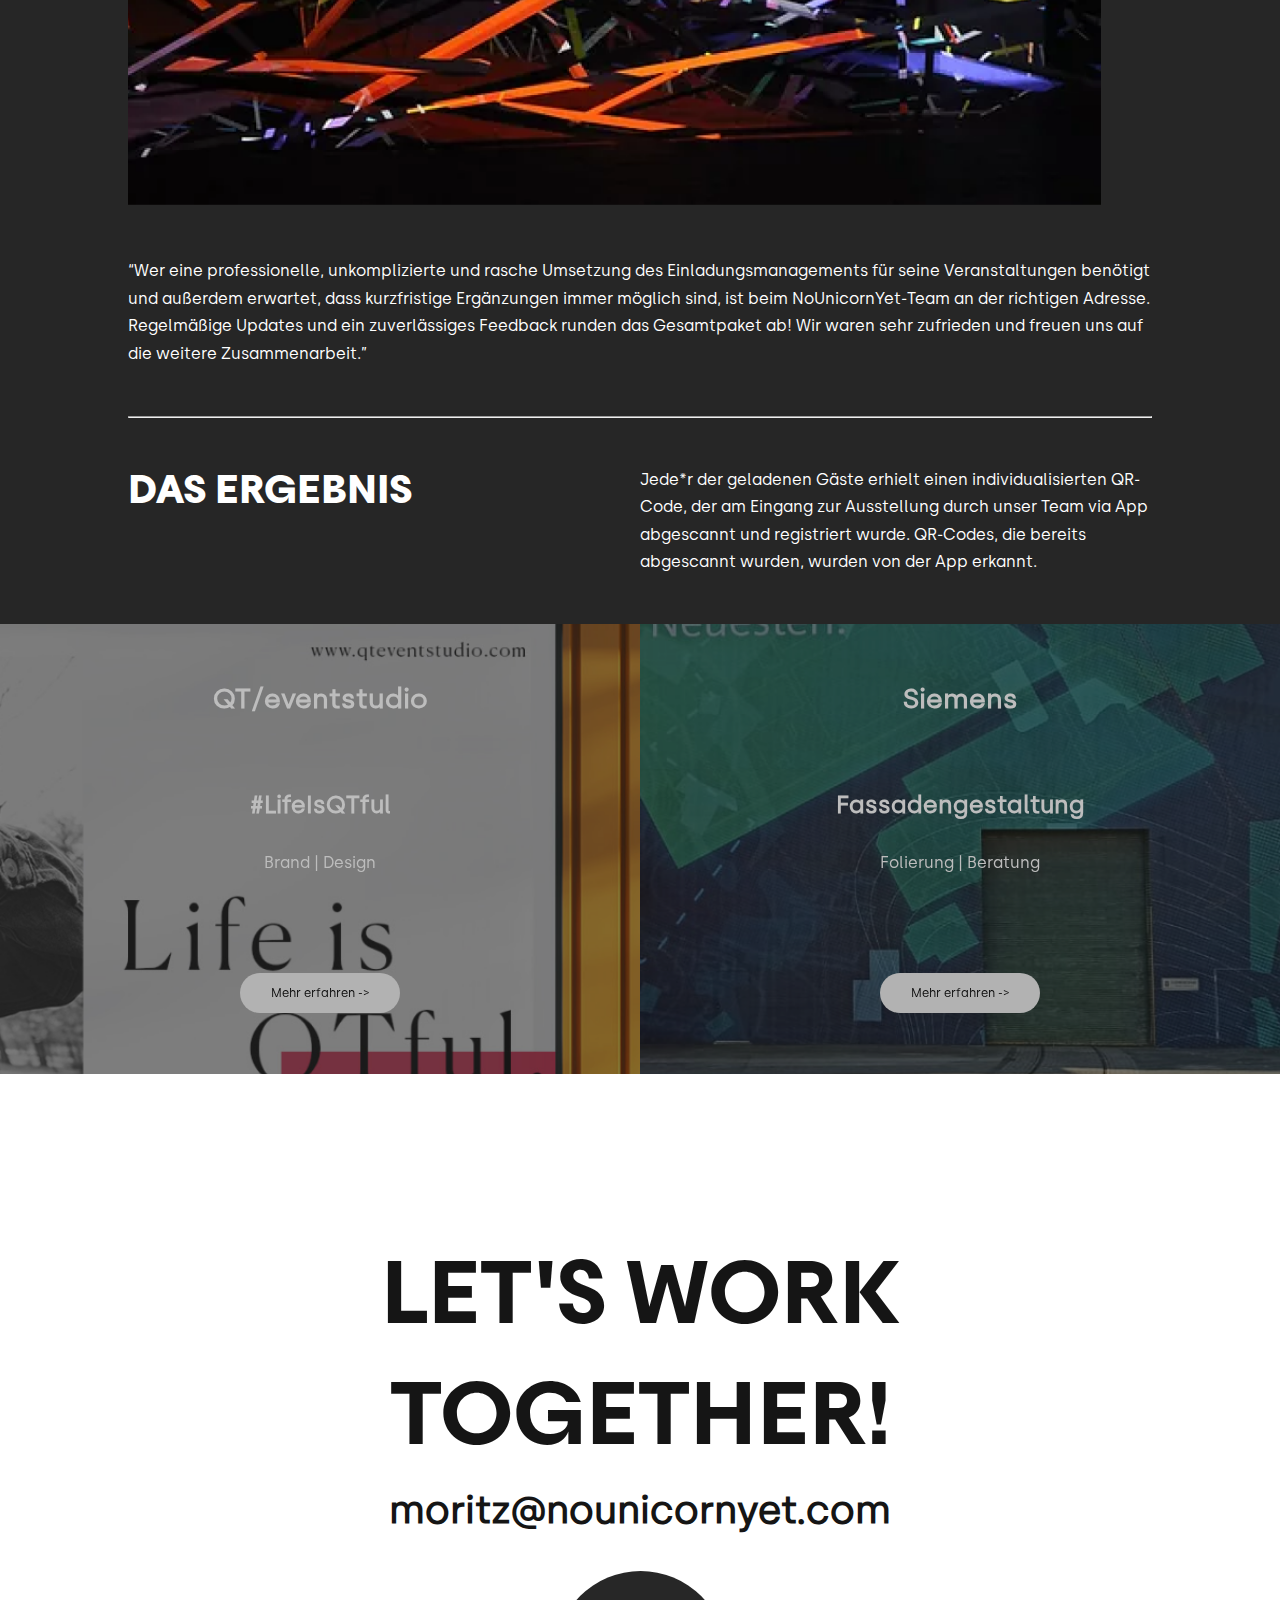
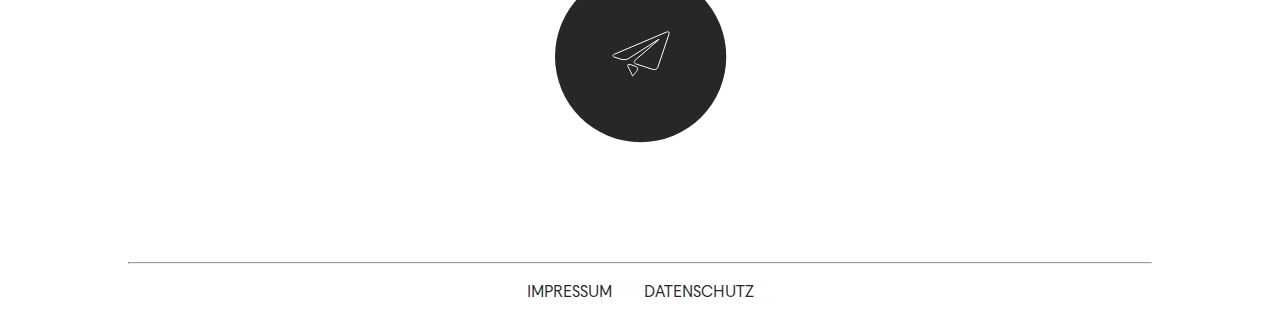
<file: casestudy_pandion.html>
<!DOCTYPE html>
<html>

<head>
    <meta charset="utf-8">
    <meta name="viewport" content="width=device-width, initial-scale=1.0">
    <link rel="stylesheet" href="https://unpkg.com/swiper/swiper-bundle.min.css"/>
    <link rel="stylesheet" type="text/css" href="./styles/casestudy_styles.css">
    <title>No Unicorn (Yet)</title>
    <link rel="icon" type="image/png" href="images/logo/favicon16x16.svg" sizes="16x16">
    <link rel="icon" type="image/png" href="images/logo/favicon32x32.svg" sizes="32x32">
    <link rel="icon" type="image/png" href="images/logo/favicon96x96.svg" sizes="96x96">
</head>

    <body>
        <header class="primary-header flex">
            <a href="index.html"><img class="logo" src="./images/logo.svg" alt="logo-no-unicorn"></a>
            <a href="index.html"><img class="logo-mobile" src="./images/logo-mobile.svg" alt="logo-no-unicorn-mobile"></a>

            <button class="mobile-nav-toggle" aria-controls="primary-navigation" aria-expanded="false"><span class="sr-only"></span></button>

            <nav>            
                <ul id="primary-navigation" data-visible="false" class="primary-navigation flex">
                    <li>
                        <a class="nav-item" href="index.html#offer-link">
                            <p>ÜBER UNS</p>
                        </a>
                    </li>
                    <li>
                        <a class="nav-item" href="index.html#casestudy-link">
                            <p>PORTFOLIO</p>
                        </a>
                    </li>
                    <li>
                        <a class="nav-item" href="index.html#pricing-link">
                            <p>LEISTUNGEN</p>
                        </a>
                    </li>
                    <li>
                        <a class="nav-item" href="index.html#contact-link">
                            <p>KONTAKT</p>
                        </a>
                    </li>
                </ul>
            </nav>
        </header>

        <div class="hero-section">
            <div class="page-wrapper">
                <h2 class="hero-header margintop">Pandion</h2>
                <h2 class="hero-slogan">”Himmel Unter Berlin” - Einladungsmanagement</h2>
            </div>
            <img class="margintop hdpicture" src="./images/cs_pandion/Pandion_hero.png" alt="Pandion Tunnel rot">
        </div>

        <div class="page-wrapper">
            <div class="challenge-section">
                <div class="challenge-left-side">
                    <h2 class="challenge-header margintop">DIE CHALLENGE</h2>
                </div>
                <div class="challenge-right-side">
                    <p class="margintop">Ein Einladungsmanagement, bei dem die Einladungen nicht via Weiterleitung in Umlauf kommen können und einzig die geladenen Gäste Zugang erhalten.</p>
                    <h4 class="margintop">Grafikdesign der Einladungen</h4>
                    <hr></hr>
                    <h4 class="margintop">Erstellung von automatisierten, individuellen QR-Codes gemäß der Gästeliste</h4>
                    <hr></hr>
                    <h4 class="margintop">Verschiebung des Grafikdesigns bei Weiterleitung um nicht direkt eingeladene Gäste kenntlich zu machen</h4>
                
                    <hr></hr>
                    <h4 class="margintop">Mailing & Betreuung über den gesamten Zeitraums des Events</h4>
                    <hr></hr>
                </div>
            </div>
        </div>
        <div class="page-wrapper">
            <div class="process-section">
                <div class="process-left-side">
                    <h2 class="margintop">DER PROZESS</h2>
                </div>
                <div class="process-right-side">
                    <p class="margintop">Durch moderne Software ist es uns möglich, individualisierte QR-Codes automatisch zu generieren, wobei jeder QR-Code eine spezifischen Emailadresse auf der Gästeliste zugeordnet wird. Um eine zusätzliche Absicherung für den Kunden zu schaffen, haben wir das Grafikdesign so angelegt, dass es sich im Falle einer Weiterleitung offensichtlich verschiebt und damit offenbart, keine offizielle Einladung zu sein.
                    </p>
                </div>
            </div>
            <div class="swiper qtProcessSlider qtresults margintop">
                <div class="swiper-wrapper">
                    <div class="swiper-slide">
                        <div class="slider-card">
                            <img src="./images/cs_pandion/Pandion_process1.png" alt="Pandion Bunker">
                        </div> 
                    </div>
                    <div class="swiper-slide">
                        <div class="slider-card">
                            <img src="./images/cs_pandion/Pandion_process2.png"
                             alt="Pandion Lighthouse">
                        </div> 
                    </div>
                    <div class="swiper-slide">
                        <div class="slider-card">
                            <img src="./images/cs_pandion/Pandion_process3.png"  alt="Pandion Mannequin">
                        </div> 
                    </div>
                </div>
                <div class="swiper-pagination"></div>
            </div>
            <div class="page-wrapper">
                <p class="test-text margintop">Da das Projekt in einer ‘Secret-Location’ stattgefunden hat, mussten wir die Einladungen auf drei Mailings aufsplitten: Allgemeine Einladung, Bestätigung und Bekanntgabe der Location. Die eingeladenen Gäste konnten sich direkt in der Mail und ohne Umweg einer Landing Page für das Event einladen und erhielten bei Bestätigung einen automatisierten Kalendereintrag auf ihren unterschiedlichen Devices.   
                </p>
            </div>
            <img class="metroboard margintop hdpicture" src="./images/cs_pandion/Pandion_banner.png" alt="Pandion Installation">
            <div class="page-wrapper">
                <p class="margintop">“Wer eine professionelle, unkomplizierte und rasche Umsetzung des Einladungsmanagements für seine Veranstaltungen benötigt und außerdem erwartet, dass kurzfristige Ergänzungen immer möglich sind, ist beim NoUnicornYet-Team an der richtigen Adresse. Regelmäßige Updates und ein zuverlässiges Feedback runden das Gesamtpaket ab! Wir waren sehr zufrieden und freuen uns auf die weitere Zusammenarbeit.”
                </p>
            </div>
        </div>
        <div class="page-wrapper">
            <hr class="margintop"></hr>
            <div class="result-section">
                <div class="result-left-side">
                    <h2 class="margintop">DAS ERGEBNIS</h2>
                </div>
                <div class="result-right-side">
                    <p class="margintop">Jede*r der geladenen Gäste erhielt einen individualisierten QR-Code, der am Eingang zur Ausstellung durch unser Team via App abgescannt und registriert wurde.
                    QR-Codes, die bereits abgescannt wurden, wurden von der App erkannt.
                        
                    </p>
                </div>
            </div>
            <!-- <img class="margintop screenpicture" src="./images/cs_pandion/Bildschirmfoto 2022-04-10 um 19.59 2.png" alt="lifeisqtful"> -->
            <!-- <div class="swiper qtProcessSlider margintop">
                <div class="swiper-wrapper">
                    <div class="swiper-slide">
                        <div class="slider-card">
                            <img src="./images/cs_pandion/Bildschirmfoto 2022-04-10 um 20.00 1.png" alt="process one">
                        </div> 
                    </div>
                    <div class="swiper-slide">
                        <div class="slider-card">
                            <img src="./images/cs_pandion/Bildschirmfoto 2022-04-10 um 20.00 2.png" alt="process two">
                        </div> 
                    </div>
                    <div class="swiper-slide">
                        <div class="slider-card">
                            <img src="./images/cs_pandion/Bildschirmfoto 2022-04-10 um 20.00 3.png" alt="process three">
                        </div> 
                    </div>
                </div>
                <div class="swiper-pagination"></div>
            </div> -->
        </div>
        <div class="swiper caseStudySwiper margintop">
            <div class="swiper-wrapper">
                <div class="swiper-slide">
                    <div class="slider-card">
                        <h3 class="casestudy-name unselectable">QT/eventstudio</h4>
                        <h3 class="casestudy-slogan unselectable">#LifeIsQTful</h3>
                        <p class="casestudy-action unselectable">Brand | Design</p>
                        <a href="casestudy_qteventstudio.html"><button class="casestudy-bttn">Mehr erfahren -></button></a>
                    </div>
                </div>
                <div class="swiper-slide">
                    <div class="slider-card">
                        <h3 class="casestudy-name unselectable">Siemens</h4>
                        <h3 class="casestudy-slogan unselectable">Fassadengestaltung</h3>
                        <p class="casestudy-action unselectable">Folierung | Beratung</p>
                        <a href="casestudy_siemens.html"><button class="casestudy-bttn">Mehr erfahren -></button></a>
                    </div> 
                </div>
            </div>
            <div class="swiper-pagination"></div>
        </div>
        <div class="last-section" id="contact-link">
            <div class="page-wrapper">
                <div class="cta-section">
                    <h1 id="cta-text">LET'S WORK TOGETHER!</h1>
                    <h2 id="cta-mail">moritz@nounicornyet.com</h2>
                    <a href="mailto:moritz@nounicornyet.com"><img src="images/mail-cta.svg" alt="mail cta logo"></a>
                </div>
                <hr></hr>
                <div class="footer-section">
                    <a href="impressum.html"><p class="footer-font">IMPRESSUM</p></a>
                    <a href="datenschutz.html"><p class="footer-font">DATENSCHUTZ</p></a>
                </div>
            </div>
        </div>

        <script src="https://unpkg.com/swiper/swiper-bundle.min.js"></script>
        <script src="./scripts/script.js"></script>
    </body>
</html>
</file>
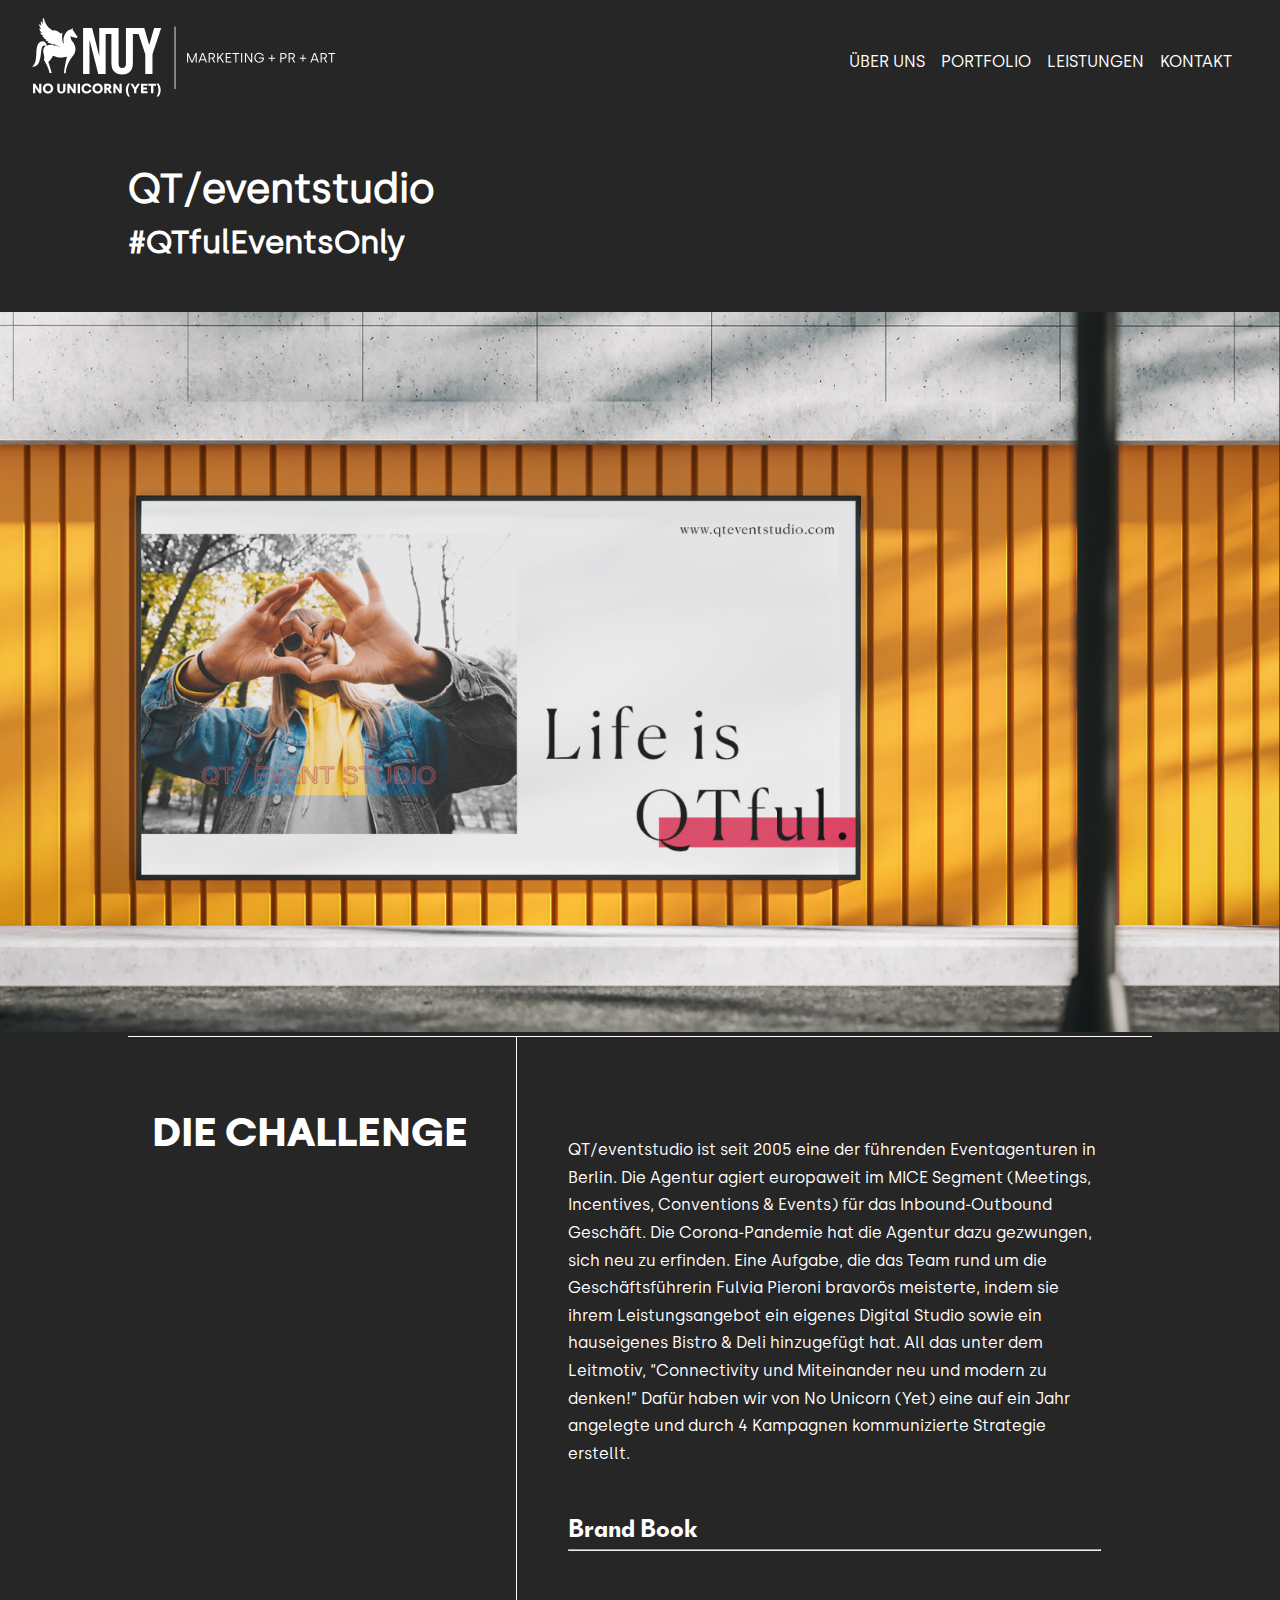
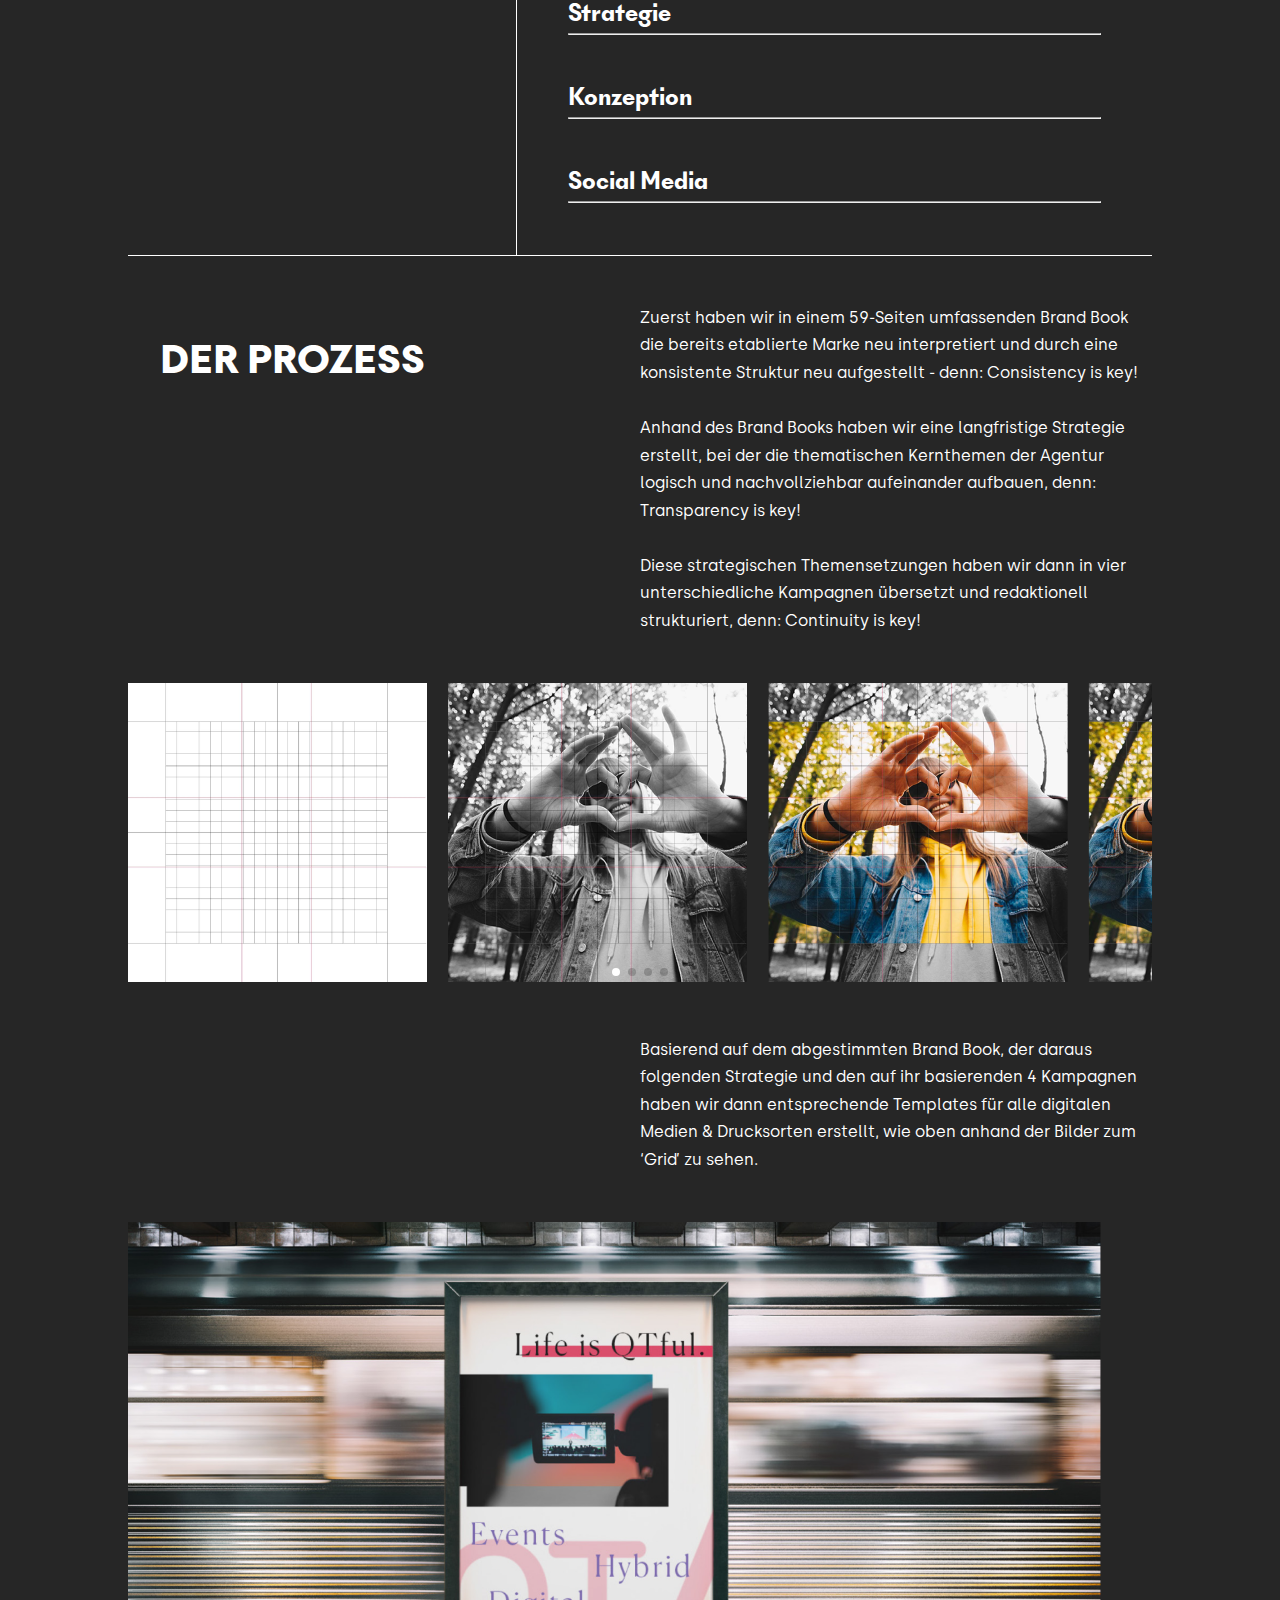
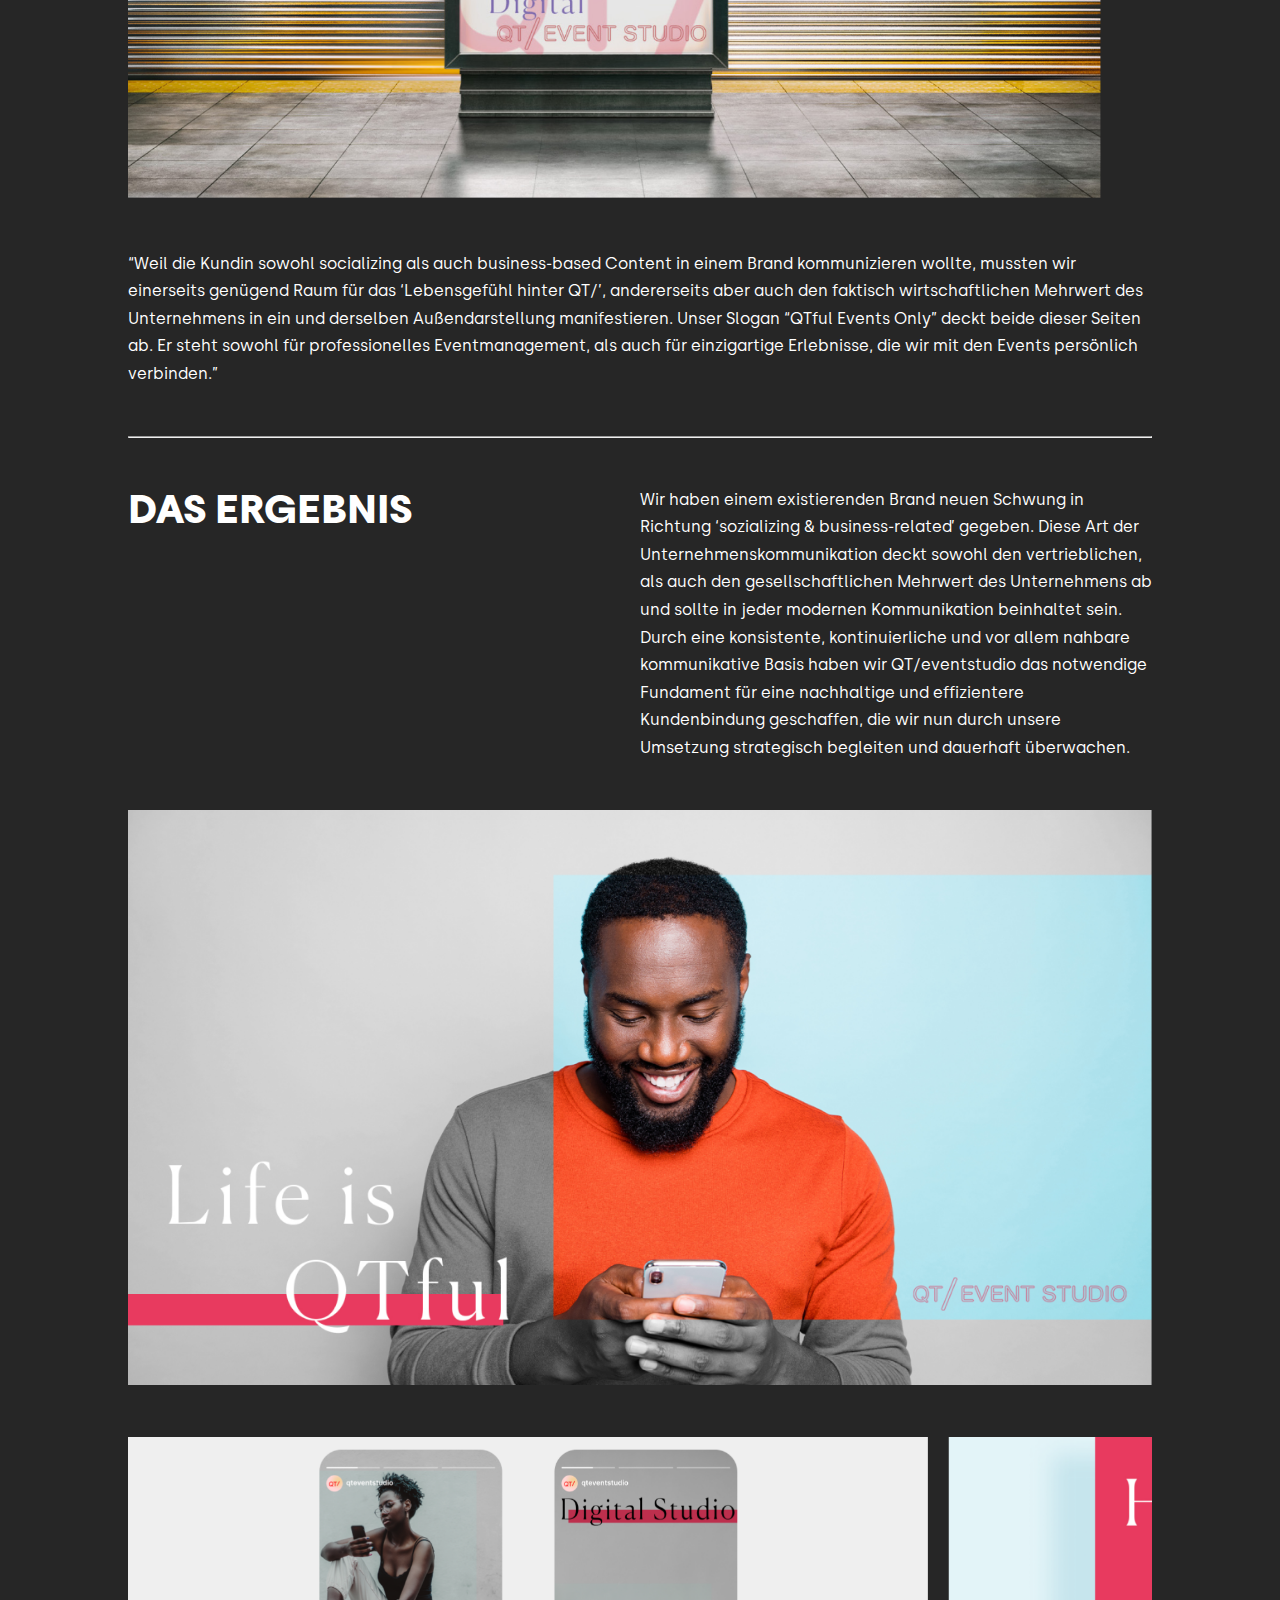
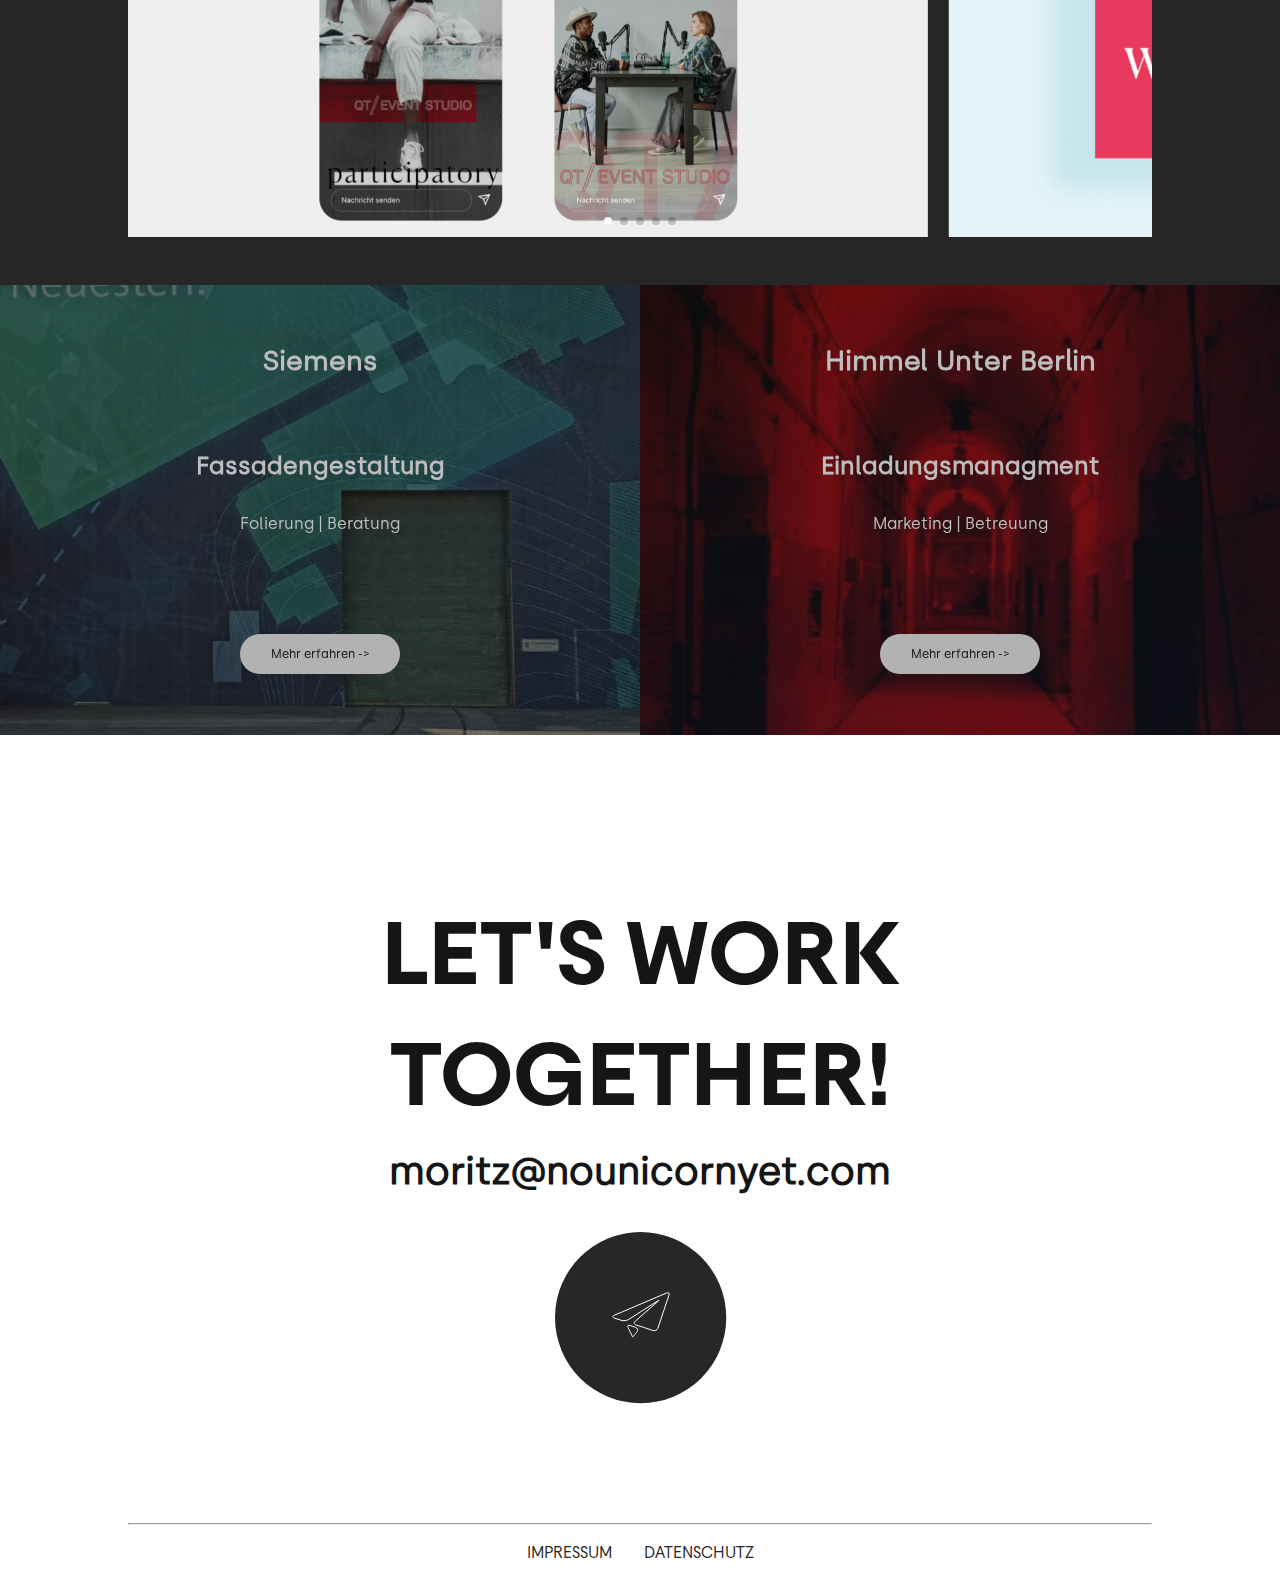
<file: casestudy_qteventstudio.html>
<!DOCTYPE html>
<html>

<head>
    <meta charset="utf-8">
    <meta name="viewport" content="width=device-width, initial-scale=1.0">
    <link rel="stylesheet" href="https://unpkg.com/swiper/swiper-bundle.min.css"/>
    <link rel="stylesheet" type="text/css" href="./styles/casestudy_styles.css">
    <title>No Unicorn (Yet)</title>
    <link rel="icon" type="image/png" href="images/logo/favicon16x16.svg" sizes="16x16">
    <link rel="icon" type="image/png" href="images/logo/favicon32x32.svg" sizes="32x32">
    <link rel="icon" type="image/png" href="images/logo/favicon96x96.svg" sizes="96x96">
</head>

    <body>
        <header class="primary-header flex">
            <a href="index.html"><img class="logo" src="./images/logo.svg" alt="logo-no-unicorn"></a>
            <a href="index.html"><img class="logo-mobile" src="./images/logo-mobile.svg" alt="logo-no-unicorn-mobile"></a>
            <button class="mobile-nav-toggle" aria-controls="primary-navigation" aria-expanded="false"><span class="sr-only"></span></button>

            <nav>            
                <ul id="primary-navigation" data-visible="false" class="primary-navigation flex">
                    <li>
                        <a class="nav-item" href="index.html#offer-link">
                            <p>ÜBER UNS</p>
                        </a>
                    </li>
                    <li>
                        <a class="nav-item" href="index.html#casestudy-link">
                            <p>PORTFOLIO</p>
                        </a>
                    </li>
                    <li>
                        <a class="nav-item" href="index.html#pricing-link">
                            <p>LEISTUNGEN</p>
                        </a>
                    </li>
                    <li>
                        <a class="nav-item" href="index.html#contact-link">
                            <p>KONTAKT</p>
                        </a>
                    </li>
                </ul>
            </nav>
        </header>

        <div class="hero-section">
            <div class="page-wrapper">
                <h2 class="hero-header margintop">QT/eventstudio</h2>
                <h2 class="hero-slogan">#QTfulEventsOnly</h2>
            </div>
            <img class="margintop hdpicture" src="./images/cs_qteventstudio/QTeventstudio_hero.png" alt="Plakat qt/eventstudio">
        </div>

        <div class="page-wrapper">
            <div class="challenge-section">
                <div class="challenge-left-side">
                    <h2 class="challenge-header margintop">DIE CHALLENGE</h2>
                </div>
                <div class="challenge-right-side">
                    <p class="margintop">QT/eventstudio ist seit 2005 eine der führenden Eventagenturen in Berlin. Die Agentur agiert europaweit im MICE Segment (Meetings, Incentives, Conventions & Events) für das Inbound-Outbound Geschäft. Die Corona-Pandemie hat die Agentur dazu gezwungen, sich neu zu erfinden. Eine Aufgabe, die das Team rund um die Geschäftsführerin Fulvia Pieroni bravorös meisterte, indem sie ihrem Leistungsangebot ein eigenes Digital Studio sowie ein hauseigenes Bistro & Deli hinzugefügt hat. All das unter dem Leitmotiv, “Connectivity und Miteinander neu und modern zu denken!” Dafür haben wir von No Unicorn (Yet) eine auf ein Jahr angelegte und durch 4 Kampagnen kommunizierte Strategie erstellt.
                    </p>
                    <h4 class="margintop">Brand Book</h4>
                    <hr></hr>
                    <h4 class="margintop">Strategie</h4>
                    <hr></hr>
                    <h4 class="margintop">Konzeption</h4>
                
                    <hr></hr>
                    <h4 class="margintop">Social Media</h4>
                    <hr></hr>
                </div>
            </div>
        </div>
        <div class="page-wrapper">
            <div class="process-section">
                <div class="process-left-side">
                    <h2 class="margintop">DER PROZESS</h2>
                </div>
                <div class="process-right-side">
                    <p class="margintop">Zuerst haben wir in einem 59-Seiten umfassenden Brand Book die bereits etablierte Marke neu interpretiert und durch eine konsistente Struktur neu aufgestellt - denn: Consistency is key!
                    <br><br>
                    Anhand des Brand Books haben wir eine langfristige Strategie erstellt, bei der die thematischen Kernthemen der Agentur logisch und nachvollziehbar aufeinander aufbauen, denn: Transparency is key!
                    <br><br>    
                    Diese strategischen Themensetzungen haben wir dann in vier unterschiedliche Kampagnen übersetzt und redaktionell strukturiert, denn: Continuity is key!</p>
                </div>
            </div>
            <div class="swiper qtProcessSlider margintop">
                <div class="swiper-wrapper">
                    <div class="swiper-slide">
                        <div class="slider-card">
                            <img src="./images/cs_qteventstudio/QTeventstudio_process1.png" alt="qt/eventstudio Prozess eins">
                        </div> 
                    </div>
                    <div class="swiper-slide">
                        <div class="slider-card">
                            <img src="./images/cs_qteventstudio/QTeventstudio_process2.png" alt="qt/eventstudio Prozess zwei">
                        </div> 
                    </div>
                    <div class="swiper-slide">
                        <div class="slider-card">
                            <img src="./images/cs_qteventstudio/QTeventstudio_process3.png" alt="qt/eventstudio Prozess drei">
                        </div> 
                    </div>
                    <div class="swiper-slide">
                        <div class="slider-card">
                            <img src="./images/cs_qteventstudio/QTeventstudio_process4.png" alt="qt/eventstudio Prozess vier">
                        </div> 
                    </div>
                    <div class="swiper-slide">
                        <div class="slider-card">
                            <img src="./images/cs_qteventstudio/QTeventstudio_process5.png" alt="qt/eventstudio Prozess fünf">
                        </div> 
                    </div>
                    <div class="swiper-slide">
                        <div class="slider-card">
                            <img src="./images/cs_qteventstudio/QTeventstudio_process6.png" alt="qt/eventstudio Prozess sechs">
                        </div> 
                    </div>
                </div>
                <div class="swiper-pagination"></div>
            </div>
            <div class="page-wrapper">
                <p class="test-text margintop">Basierend auf dem abgestimmten Brand Book, der daraus folgenden Strategie und den auf ihr basierenden 4 Kampagnen haben wir dann entsprechende Templates für alle digitalen Medien & Drucksorten erstellt, wie oben anhand der Bilder zum ‘Grid’ zu sehen.  
                </p>
            </div>
            <img class="metroboard margintop hdpicture" src="./images/cs_qteventstudio/QTeventstudio_banner1.png" alt="qt/eventstudio Metroboard">
            <div class="page-wrapper">
                <p class="margintop">“Weil die Kundin sowohl socializing als auch business-based Content in einem Brand kommunizieren wollte, mussten wir einerseits genügend Raum für das ‘Lebensgefühl hinter QT/’, andererseits aber auch den faktisch wirtschaftlichen Mehrwert des Unternehmens in ein und derselben Außendarstellung manifestieren. Unser Slogan “QTful Events Only” deckt beide dieser Seiten ab. Er steht sowohl für professionelles Eventmanagement, als auch für einzigartige Erlebnisse, die wir mit den Events persönlich verbinden.”
                </p>
            </div>
        </div>
        <div class="page-wrapper">
            <hr class="margintop"></hr>
            <div class="result-section">
                <div class="result-left-side">
                    <h2 class="margintop">DAS ERGEBNIS</h2>
                </div>
                <div class="result-right-side">
                    <p class="margintop">Wir haben einem existierenden Brand neuen Schwung in Richtung ‘sozializing & business-related’ gegeben. Diese Art der Unternehmenskommunikation deckt sowohl den vertrieblichen, als auch den gesellschaftlichen Mehrwert des Unternehmens ab und sollte in jeder modernen Kommunikation beinhaltet sein. Durch eine konsistente, kontinuierliche und vor allem nahbare kommunikative Basis haben wir QT/eventstudio das notwendige Fundament für eine nachhaltige und effizientere Kundenbindung geschaffen, die wir nun durch unsere Umsetzung strategisch begleiten und dauerhaft überwachen.
                    </p>
                </div>
            </div>
            <img class="margintop hdpicture" src="./images/cs_qteventstudio/QTeventstudio_banner2.png" alt="Lifeisqtful ad">
            <div class="swiper qtProcessSlider qtresults margintop">
                <div class="swiper-wrapper">
                    <div class="swiper-slide">
                        <div class="slider-card">
                            <img class="unselectable" src="./images/cs_qteventstudio/QTeventstudio_results1.png" alt="qt/eventstudio mockup eins">
                        </div> 
                    </div>
                    <div class="swiper-slide">
                        <div class="slider-card">
                            <img src="./images/cs_qteventstudio/QTeventstudio_results2.png" alt="qt/eventstudio mockup zwei">
                        </div> 
                    </div>
                    <div class="swiper-slide">
                        <div class="slider-card">
                            <img src="./images/cs_qteventstudio/QTeventstudio_results3.png" alt="qt/eventstudio mockup drei">
                        </div> 
                    </div>
                    <div class="swiper-slide">
                        <div class="slider-card">
                            <img src="./images/cs_qteventstudio/QTeventstudio_results4.png" alt="qt/eventstudio mockup vier">
                        </div> 
                    </div>
                    <div class="swiper-slide">
                        <div class="slider-card">
                            <img src="./images/cs_qteventstudio/QTeventstudio_results5.png" alt="qt/eventstudio ad">
                        </div> 
                    </div>
                </div>
                <div class="swiper-pagination"></div>
            </div>
        </div>
        <div class="swiper caseStudySwiper margintop">
            <div class="swiper-wrapper">
                <div class="swiper-slide" style="background: url('../images/casestudy2.png') no-repeat center / cover;">
                    <div class="slider-card">
                        <h3 class="casestudy-name unselectable">Siemens</h4>
                        <h3 class="casestudy-slogan unselectable">Fassadengestaltung</h3>
                        <p class="casestudy-action unselectable">Folierung | Beratung</p>
                        <a href="casestudy_siemens.html"><button class="casestudy-bttn">Mehr erfahren -></button></a>
                    </div> 
                </div>
                <div class="swiper-slide" style="background: url('../images/casestudy3.png') no-repeat center / cover;">
                    <div class="slider-card">
                        <h3 class="casestudy-name unselectable">Himmel Unter Berlin</h4>
                        <h3 class="casestudy-slogan unselectable">Einladungsmanagment</h3>
                        <p class="casestudy-action unselectable">Marketing | Betreuung</p>
                        <a href="casestudy_pandion.html"><button class="casestudy-bttn">Mehr erfahren -></button></a>
                    </div> 
                </div>
            </div>
            <div class="swiper-pagination"></div>
        </div>
        <div class="last-section" id="contact-link">
            <div class="page-wrapper">
                <div class="cta-section">
                    <h1 id="cta-text">LET'S WORK TOGETHER!</h1>
                    <h2 id="cta-mail">moritz@nounicornyet.com</h2>
                    <a href="mailto:moritz@nounicornyet.com"><img src="images/mail-cta.svg" alt="mail cta logo"></a>
                </div>
                <hr></hr>
                <div class="footer-section">
                    <a href="impressum.html"><p class="footer-font">IMPRESSUM</p></a>
                    <a href="datenschutz.html"><p class="footer-font">DATENSCHUTZ</p></a>
                </div>
            </div>
        </div>

        <script src="https://unpkg.com/swiper/swiper-bundle.min.js"></script>
        <script src="./scripts/script.js"></script>
    </body>
</html>
</file>
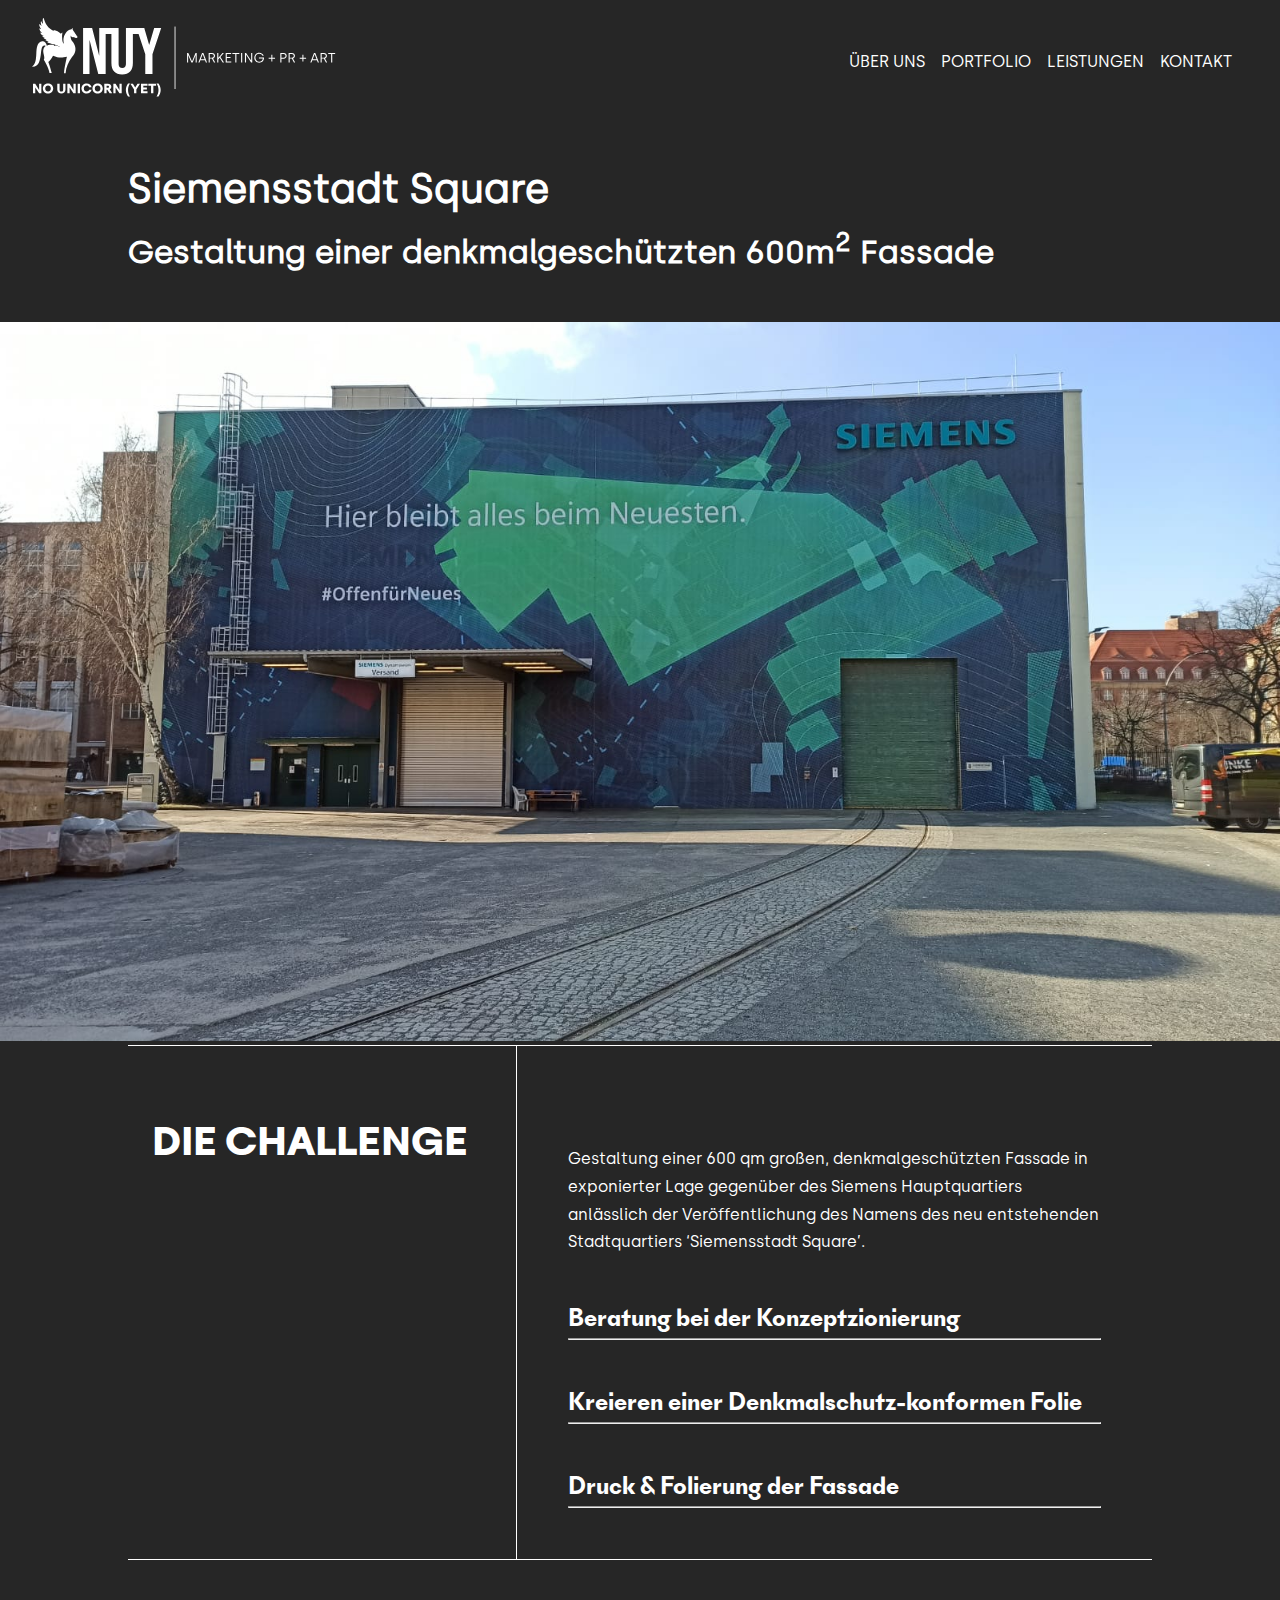
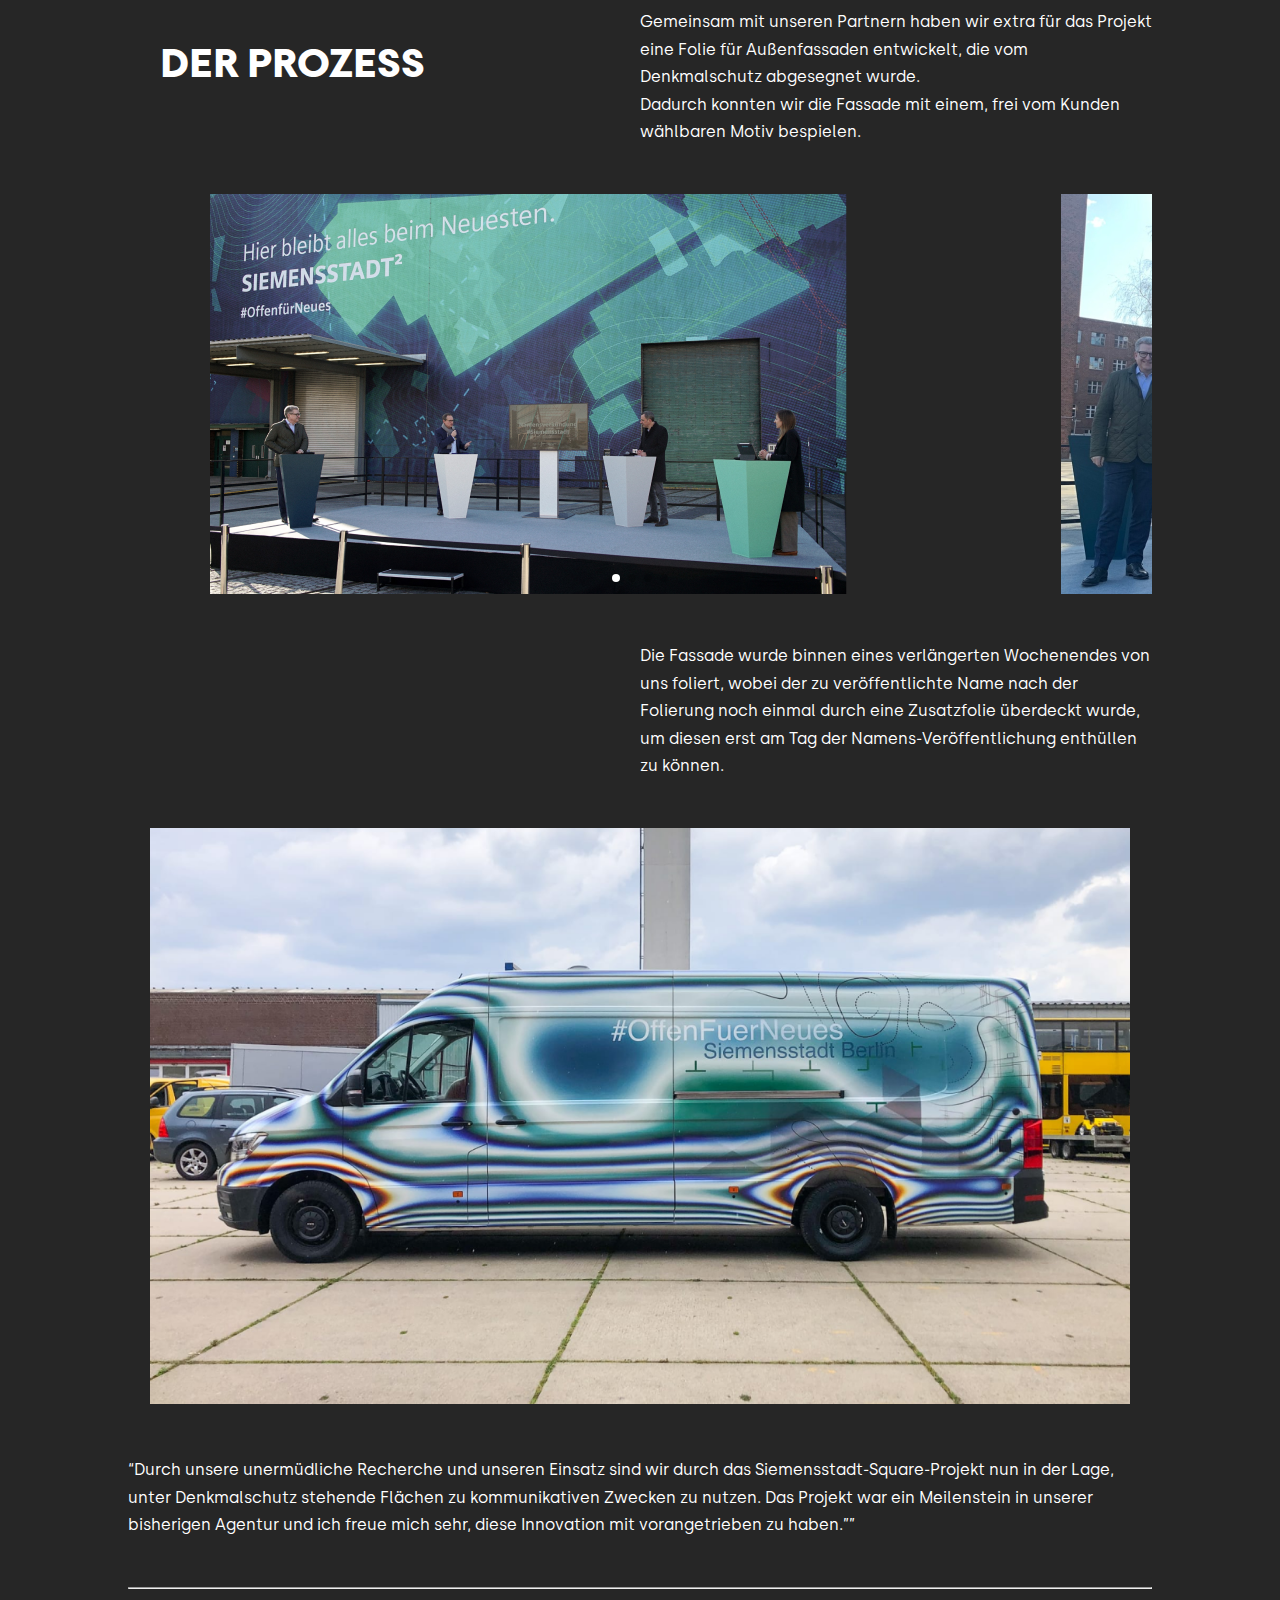
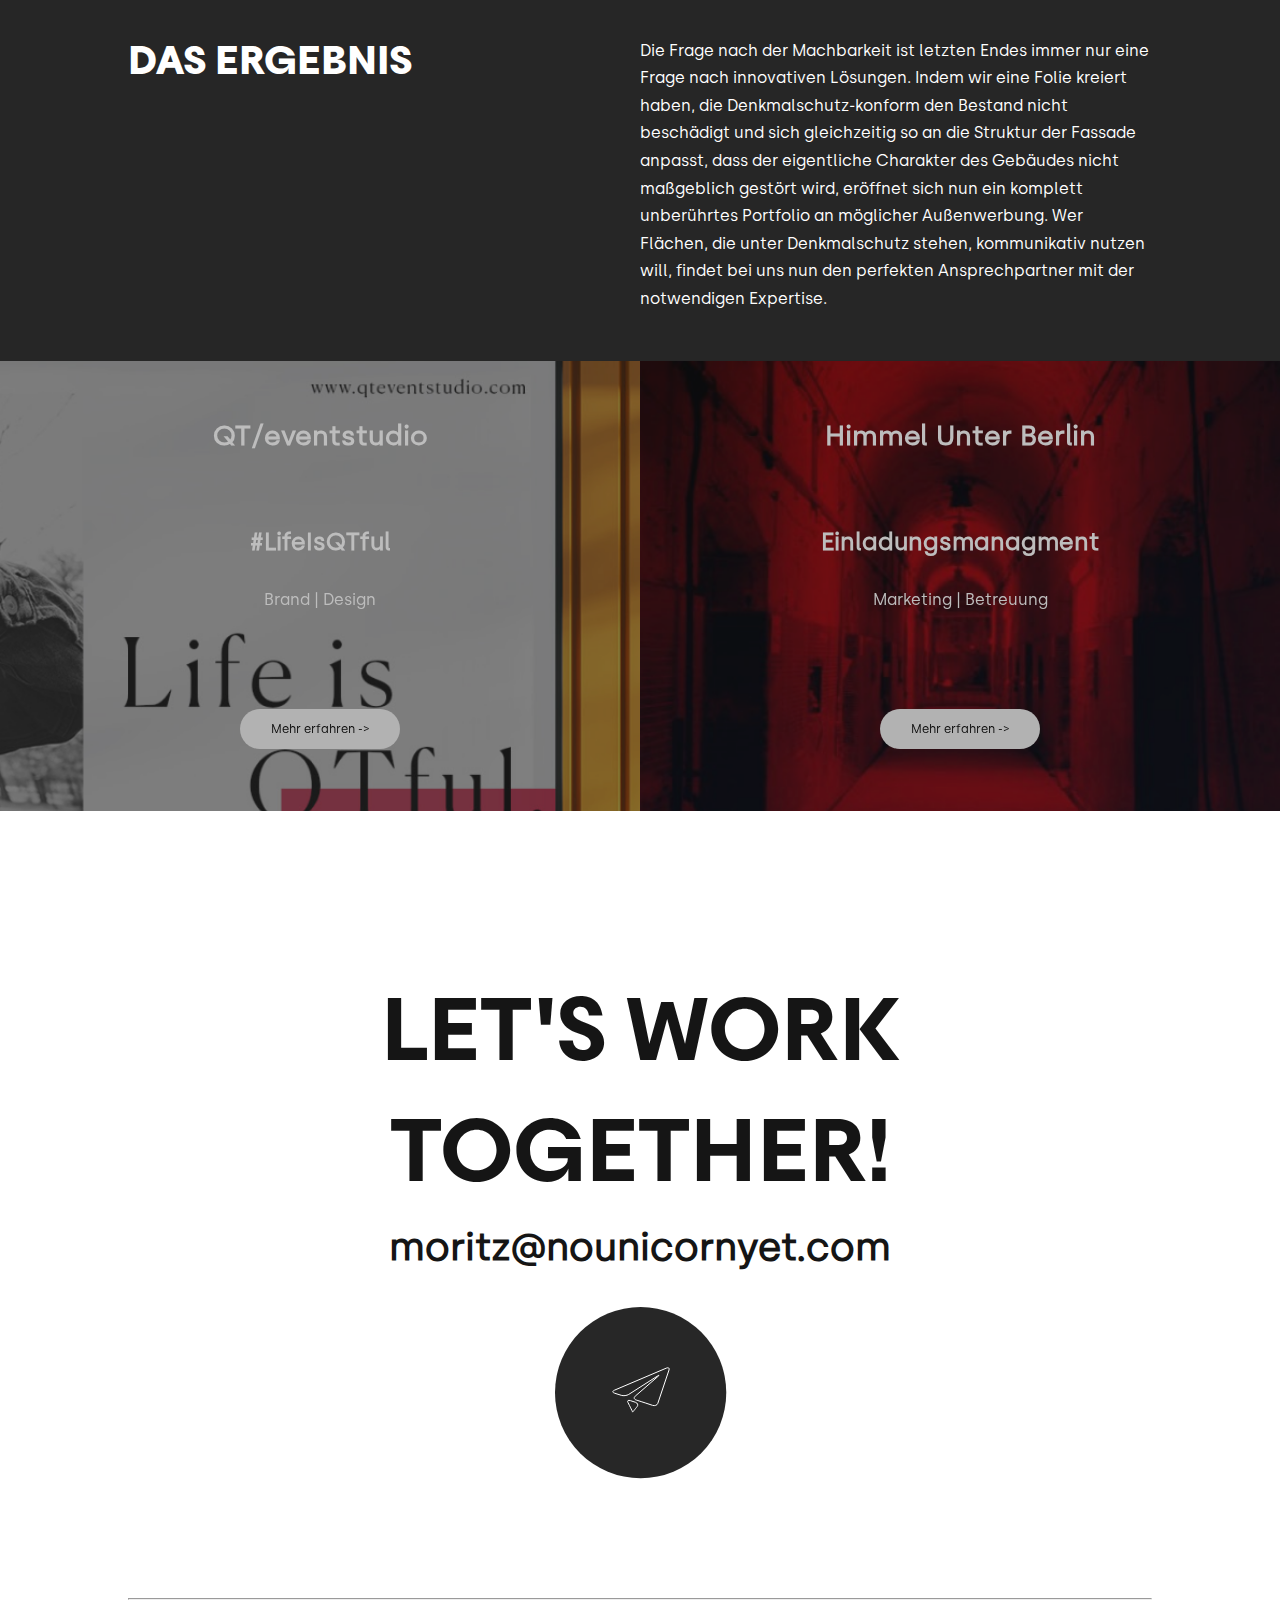
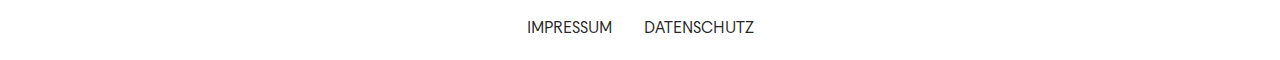
<file: casestudy_siemens.html>
<!DOCTYPE html>
<html>

<head>
    <meta charset="utf-8">
    <meta name="viewport" content="width=device-width, initial-scale=1.0">
    <link rel="stylesheet" href="https://unpkg.com/swiper/swiper-bundle.min.css"/>
    <link rel="stylesheet" type="text/css" href="./styles/casestudy_styles.css">
    <title>No Unicorn (Yet)</title>
    <link rel="icon" type="image/png" href="images/logo/favicon16x16.svg" sizes="16x16">
    <link rel="icon" type="image/png" href="images/logo/favicon32x32.svg" sizes="32x32">
    <link rel="icon" type="image/png" href="images/logo/favicon96x96.svg" sizes="96x96">
</head>

    <body>
        <header class="primary-header flex">
            <a href="index.html"><img class="logo" src="./images/logo.svg" alt="logo-no-unicorn"></a>
            <a href="index.html"><img class="logo-mobile" src="./images/logo-mobile.svg" alt="logo-no-unicorn-mobile"></a>

            <button class="mobile-nav-toggle" aria-controls="primary-navigation" aria-expanded="false"><span class="sr-only"></span></button>

            <nav>            
                <ul id="primary-navigation" data-visible="false" class="primary-navigation flex">
                    <li>
                        <a class="nav-item" href="index.html#offer-link">
                            <p>ÜBER UNS</p>
                        </a>
                    </li>
                    <li>
                        <a class="nav-item" href="index.html#casestudy-link">
                            <p>PORTFOLIO</p>
                        </a>
                    </li>
                    <li>
                        <a class="nav-item" href="index.html#pricing-link">
                            <p>LEISTUNGEN</p>
                        </a>
                    </li>
                    <li>
                        <a class="nav-item" href="index.html#contact-link">
                            <p>KONTAKT</p>
                        </a>
                    </li>
                </ul>
            </nav>
        </header>

        <div class="hero-section">
            <div class="page-wrapper">
                <h2 class="hero-header margintop">Siemensstadt Square</h2>
                <h2 class="hero-slogan">Gestaltung einer denkmalgeschützten 600m<sup>2</sup> Fassade</h2>
            </div>
            <img class="margintop hdpicture" src="./images/cs_siemens/Siemens_hero.png" alt="Fassade Siemensstadt">
        </div>

        <div class="page-wrapper">
            <div class="challenge-section">
                <div class="challenge-left-side">
                    <h2 class="challenge-header margintop">DIE CHALLENGE</h2>
                </div>
                <div class="challenge-right-side">
                    <p class="margintop">Gestaltung einer 600 qm großen, denkmalgeschützten Fassade in exponierter Lage gegenüber des Siemens Hauptquartiers anlässlich der Veröffentlichung des Namens des neu entstehenden Stadtquartiers ‘Siemensstadt Square’.</p>
                    <h4 class="margintop">Beratung bei der Konzeptzionierung</h4>
                    <hr></hr>
                    <h4 class="margintop">Kreieren einer Denkmalschutz-konformen Folie</h4>
                    <hr></hr>
                    <h4 class="margintop">Druck & Folierung der Fassade</h4>
                    <hr></hr>
                </div>
            </div>
        </div>
        <div class="page-wrapper">
            <div class="process-section">
                <div class="process-left-side">
                    <h2 class="margintop">DER PROZESS</h2>
                </div>
                <div class="process-right-side">
                    <p class="margintop">Gemeinsam mit unseren Partnern haben wir extra für das Projekt eine Folie für Außenfassaden entwickelt, die vom Denkmalschutz abgesegnet wurde. 
                    <br>
                    Dadurch konnten wir die Fassade mit einem, frei vom Kunden wählbaren Motiv bespielen.</p>
                </div>
            </div>
            <div class="swiper qtProcessSlider qtresults margintop">
                <div class="swiper-wrapper">
                    <div class="swiper-slide">
                        <div class="slider-card">
                            <img src="./images/cs_siemens/Siemens_process1.png" alt="Siemensstadt Präsentation">
                        </div> 
                    </div>
                    <div class="swiper-slide">
                        <div class="slider-card">
                            <img src="./images/cs_siemens/Siemens_process2.png" alt="Fassade Enthüllung">
                        </div> 
                    </div>
                    <div class="swiper-slide">
                        <div class="slider-card">
                            <img src="./images/cs_siemens/Siemens_process4.png" alt="Neue Fassade">
                        </div> 
                    </div>
                    <div class="swiper-slide">
                        <div class="slider-card">
                            <img src="./images/cs_siemens/Siemens_process5.png" alt="Ausschnitt Siemensstadt-Banner">
                        </div> 
                    </div>
                    
                </div>
                <div class="swiper-pagination"></div>
            </div>
            <div class="page-wrapper">
                <p class="test-text margintop">Die Fassade wurde binnen eines verlängerten Wochenendes von uns foliert, wobei der zu veröffentlichte Name nach der Folierung noch einmal durch eine Zusatzfolie überdeckt wurde, um diesen erst am Tag der Namens-Veröffentlichung enthüllen zu können.   
                </p>
            </div>
            <img class="siemensstadtpic margintop" src="./images/cs_siemens/Siemens_banner.png" alt="Van Design">
            <div class="page-wrapper">
                <p class="margintop">“Durch unsere unermüdliche Recherche und unseren Einsatz sind wir durch das Siemensstadt-Square-Projekt nun in der Lage, unter Denkmalschutz stehende Flächen zu kommunikativen Zwecken zu nutzen. Das Projekt war ein Meilenstein in unserer bisherigen Agentur und ich freue mich sehr, diese Innovation mit vorangetrieben zu haben.””
                </p>
            </div>
        </div>
        <div class="page-wrapper">
            <hr class="margintop"></hr>
            <div class="result-section">
                <div class="result-left-side">
                    <h2 class="margintop">DAS ERGEBNIS</h2>
                </div>
                <div class="result-right-side">
                    <p class="margintop">Die Frage nach der Machbarkeit ist letzten Endes immer nur eine Frage nach innovativen Lösungen. Indem wir eine Folie kreiert haben, die Denkmalschutz-konform den Bestand nicht beschädigt und sich gleichzeitig so an die Struktur der Fassade anpasst, dass der eigentliche Charakter des Gebäudes nicht maßgeblich gestört wird, eröffnet sich nun ein komplett unberührtes Portfolio an möglicher Außenwerbung. Wer Flächen, die unter Denkmalschutz stehen, kommunikativ nutzen will, findet bei uns nun den perfekten Ansprechpartner mit der notwendigen Expertise.
                    </p>
                </div>
            </div>
        </div>
        <div class="swiper caseStudySwiper margintop">
            <div class="swiper-wrapper">
                <div class="swiper-slide">
                    <div class="slider-card">
                        <h3 class="casestudy-name unselectable">QT/eventstudio</h4>
                        <h3 class="casestudy-slogan unselectable">#LifeIsQTful</h3>
                        <p class="casestudy-action unselectable">Brand | Design</p>
                        <a href="casestudy_qteventstudio.html"><button class="casestudy-bttn">Mehr erfahren -></button></a>
                    </div> 
                </div>
                <div class="swiper-slide" style="background: url('../images/casestudy3.png') no-repeat center / cover;">
                    <div class="slider-card">
                        <h3 class="casestudy-name unselectable">Himmel Unter Berlin</h4>
                        <h3 class="casestudy-slogan unselectable">Einladungsmanagment</h3>
                        <p class="casestudy-action unselectable">Marketing | Betreuung</p>
                        <a href="casestudy_pandion.html"><button class="casestudy-bttn">Mehr erfahren -></button></a>
                    </div> 
                </div>
            </div>
            <div class="swiper-pagination"></div>
        </div>
        <div class="last-section" id="contact-link">
            <div class="page-wrapper">
                <div class="cta-section">
                    <h1 id="cta-text">LET'S WORK TOGETHER!</h1>
                    <h2 id="cta-mail">moritz@nounicornyet.com</h2>
                    <a href="mailto:moritz@nounicornyet.com"><img src="images/mail-cta.svg" alt="mail"></a>
                </div>
                <hr></hr>
                <div class="footer-section">
                    <a href="impressum.html"><p class="footer-font">IMPRESSUM</p></a>
                    <a href="datenschutz.html"><p class="footer-font">DATENSCHUTZ</p></a>
                </div>
            </div>
        </div>

        <script src="https://unpkg.com/swiper/swiper-bundle.min.js"></script>
        <script src="./scripts/script.js"></script>
    </body>
</html>
</file>
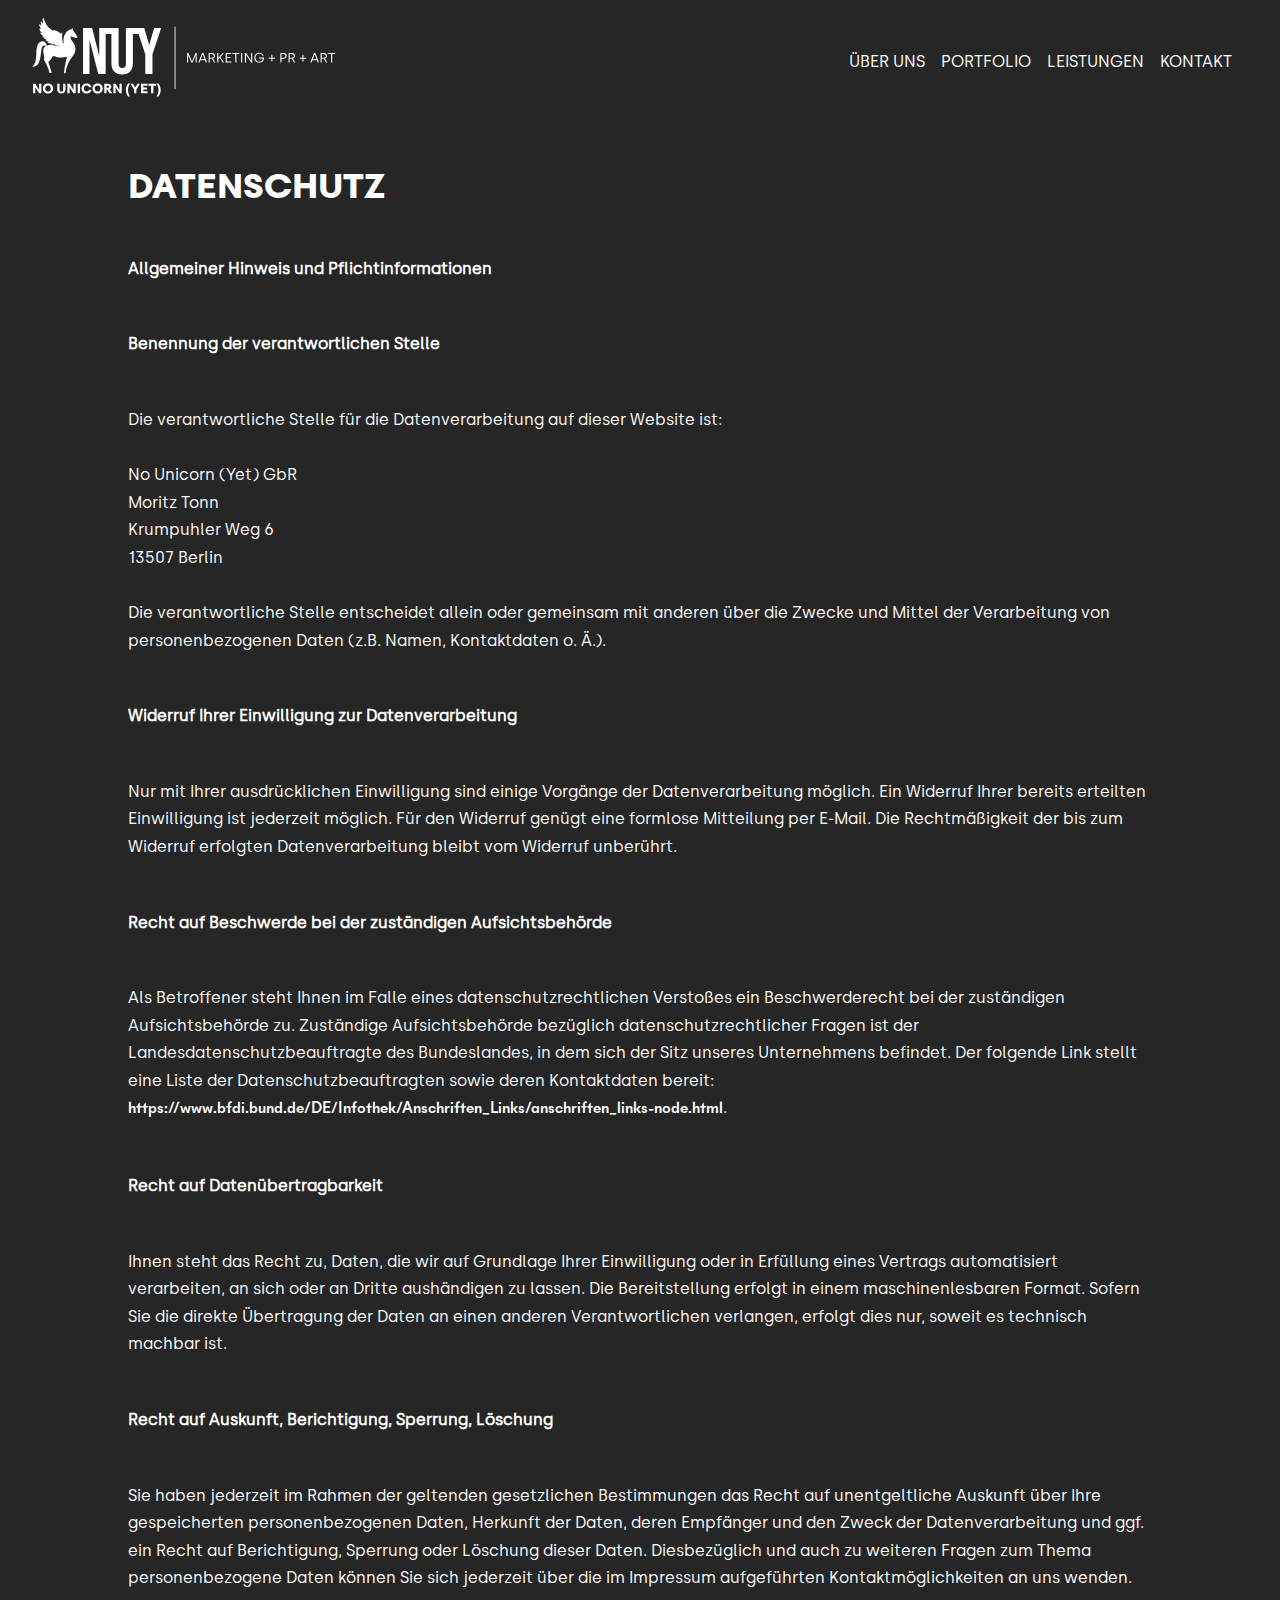
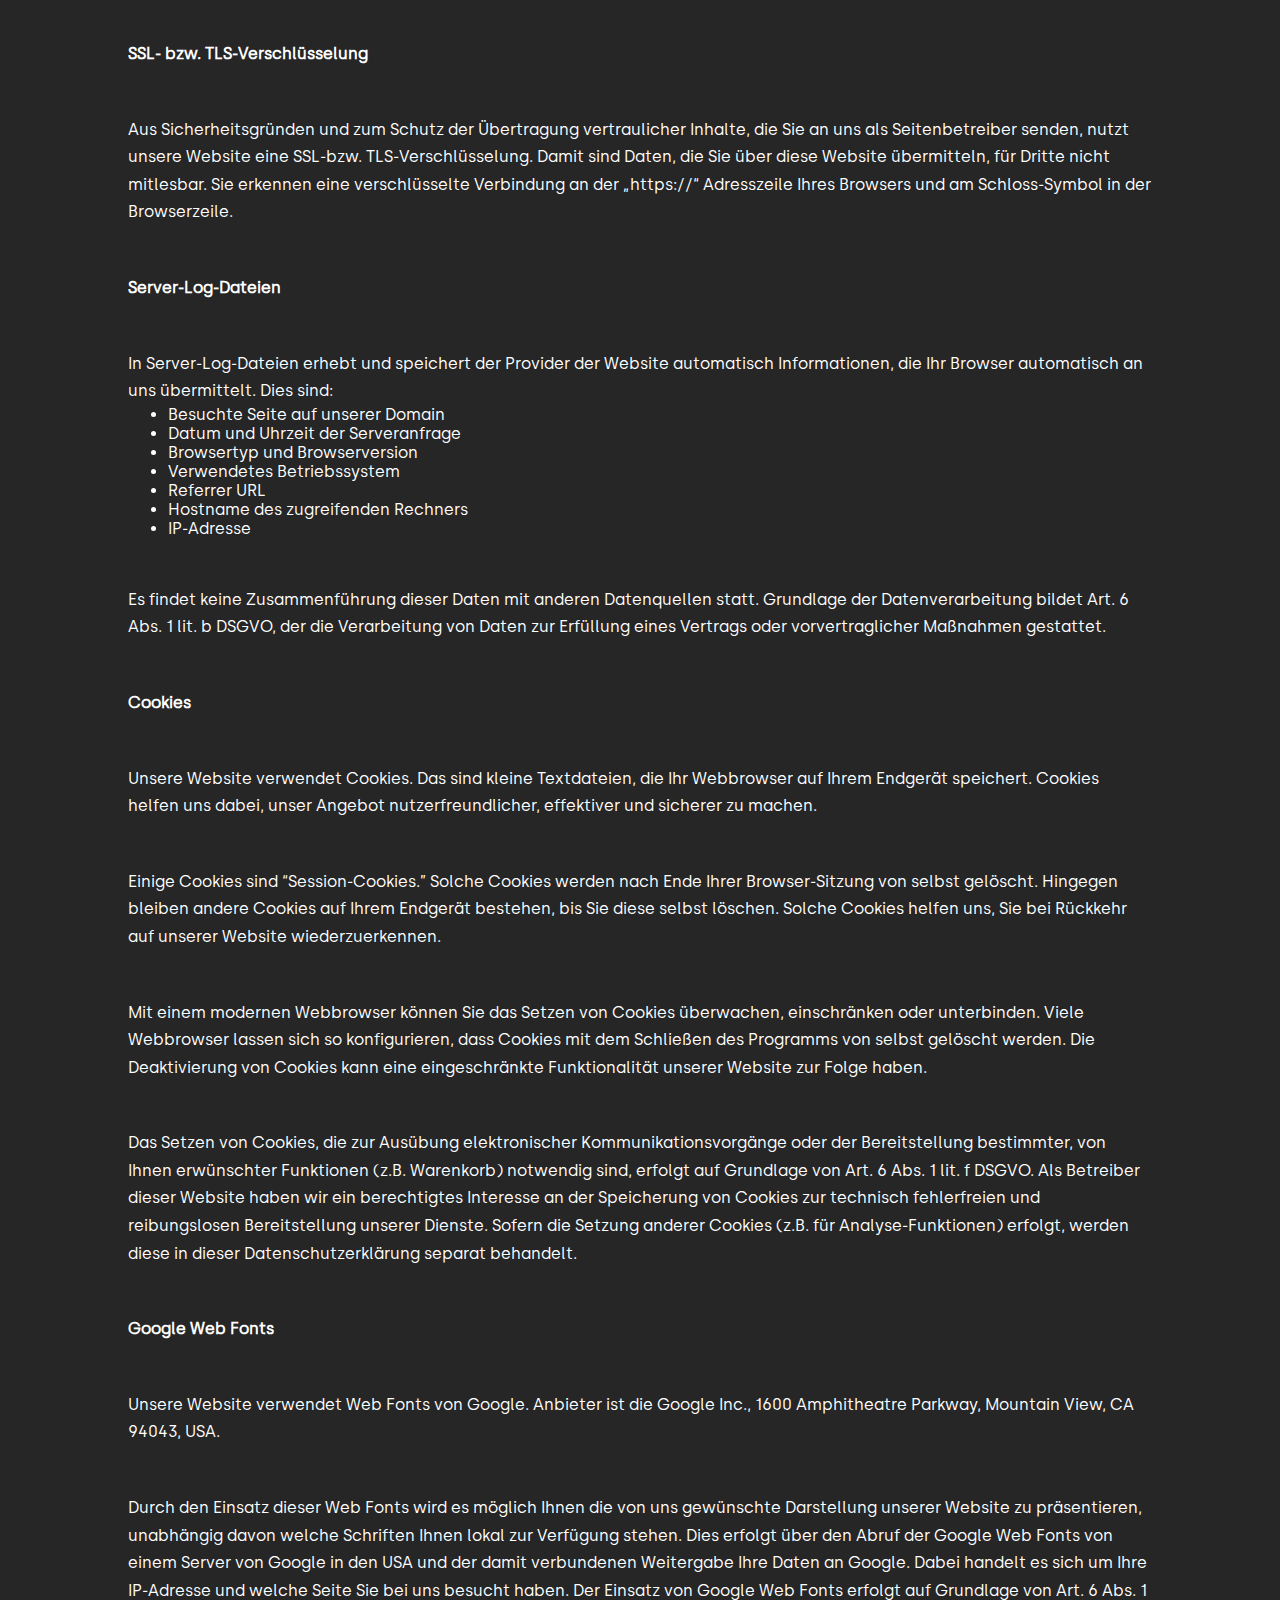
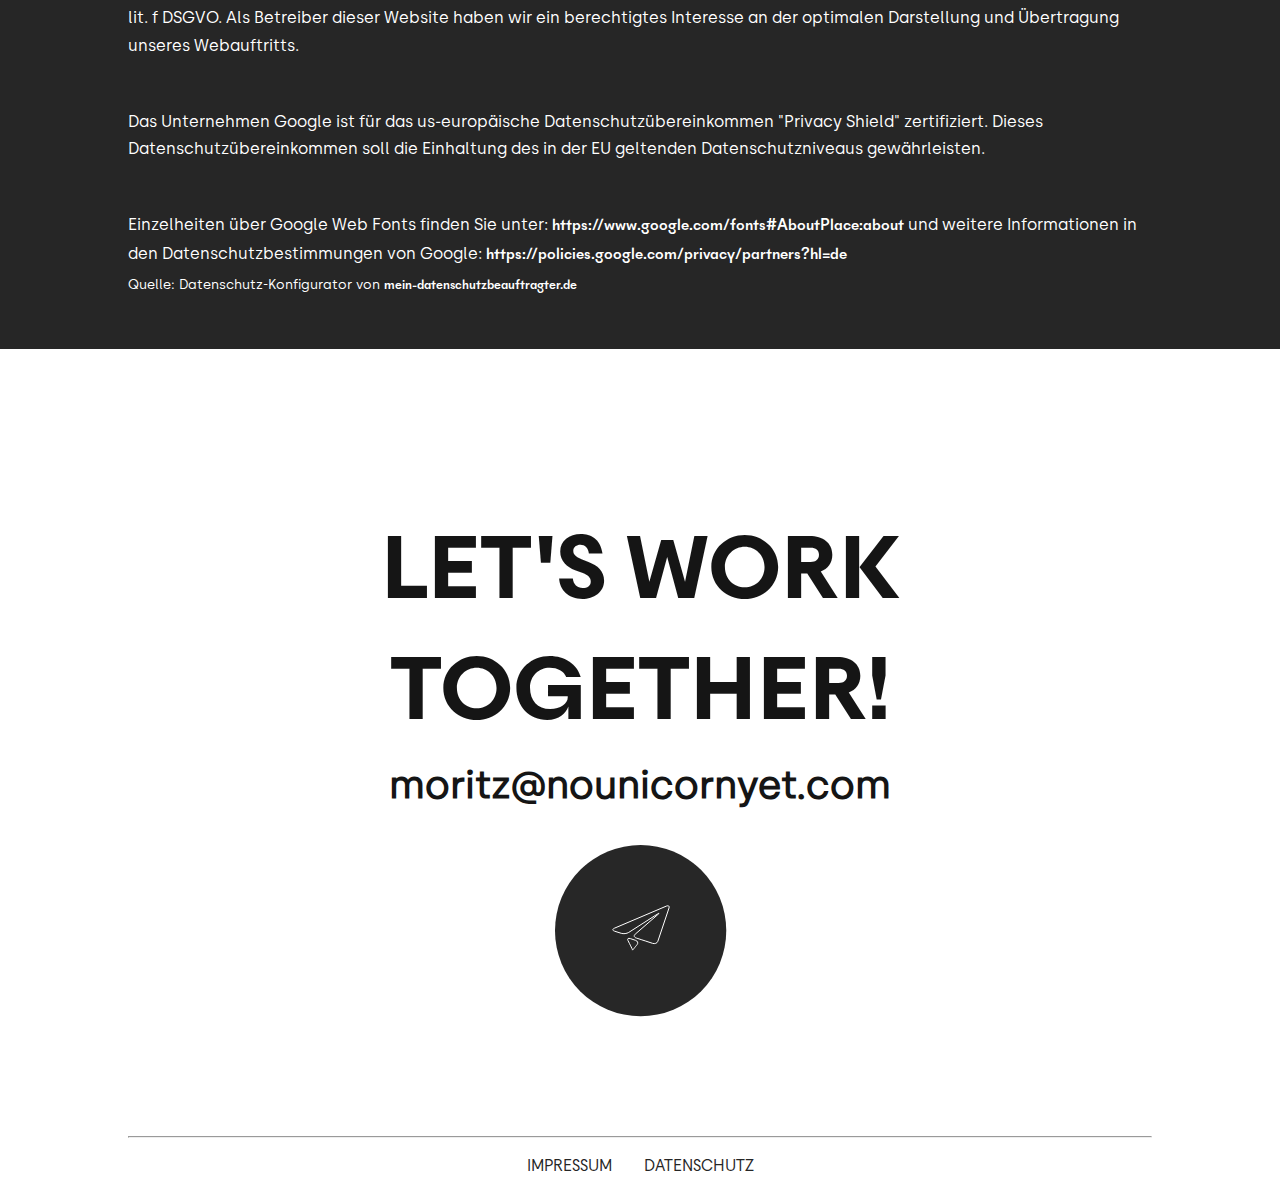
<file: datenschutz.html>
<!DOCTYPE html>
<html>

<head>
    <meta charset="utf-8">
    <meta name="viewport" content="width=device-width, initial-scale=1.0">
    <link rel="stylesheet" href="https://unpkg.com/swiper/swiper-bundle.min.css"/>
    <link rel="stylesheet" type="text/css" href="./styles/casestudy_styles.css">
    <title>No Unicorn (Yet)</title>
    <link rel="icon" type="image/png" href="images/logo/favicon16x16.svg" sizes="16x16">
    <link rel="icon" type="image/png" href="images/logo/favicon32x32.svg" sizes="32x32">
    <link rel="icon" type="image/png" href="images/logo/favicon96x96.svg" sizes="96x96">
</head>

    <body>
        <header class="primary-header flex">
            <a href="index.html"><img class="logo" src="./images/logo.svg" alt="logo-no-unicorn"></a>
            <a href="index.html"><img class="logo-mobile" src="./images/logo-mobile.svg" alt="logo-no-unicorn-mobile"></a>

            <button class="mobile-nav-toggle" aria-controls="primary-navigation" aria-expanded="false"><span class="sr-only"></span></button>

            <nav>            
                <ul id="primary-navigation" data-visible="false" class="primary-navigation flex">
                    <li>
                        <a class="nav-item" href="index.html#offer-link">
                            <p>ÜBER UNS</p>
                        </a>
                    </li>
                    <li>
                        <a class="nav-item" href="index.html#casestudy-link">
                            <p>PORTFOLIO</p>
                        </a>
                    </li>
                    <li>
                        <a class="nav-item" href="index.html#pricing-link">
                            <p>LEISTUNGEN</p>
                        </a>
                    </li>
                    <li>
                        <a class="nav-item" href="index.html#contact-link">
                            <p>KONTAKT</p>
                        </a>
                    </li>
                </ul>
            </nav>
        </header>

        <div class="datenschutz-section">
            <div class="page-wrapper">
                <h3 class="margintop">DATENSCHUTZ</h3>
                <p class="margintop"><strong>Allgemeiner Hinweis und Pflichtinformationen</strong></p>
                <p class="margintop"><strong>Benennung der verantwortlichen Stelle</strong></p>
                <p class="margintop">
                    Die verantwortliche Stelle für die Datenverarbeitung auf dieser Website ist:<br>
                    <br>
                    No Unicorn (Yet) GbR<br>
                    Moritz Tonn<br>
                    Krumpuhler Weg 6<br>
                    13507 Berlin<br>
                    <br>
                    Die verantwortliche Stelle entscheidet allein oder gemeinsam mit anderen über die Zwecke und Mittel der Verarbeitung von personenbezogenen Daten (z.B. Namen, Kontaktdaten o. Ä.).
                </p>
                <p class="margintop"><strong>Widerruf Ihrer Einwilligung zur Datenverarbeitung</strong></p>
                <p class="margintop">
                    Nur mit Ihrer ausdrücklichen Einwilligung sind einige Vorgänge der Datenverarbeitung möglich. Ein Widerruf Ihrer bereits erteilten Einwilligung ist jederzeit möglich. Für den Widerruf genügt eine formlose Mitteilung per E-Mail. Die Rechtmäßigkeit der bis zum Widerruf erfolgten Datenverarbeitung bleibt vom Widerruf unberührt.
                </p>
                <p class="margintop"><strong>Recht auf Beschwerde bei der zuständigen Aufsichtsbehörde</strong></p>
                <p class="margintop">Als Betroffener steht Ihnen im Falle eines datenschutzrechtlichen Verstoßes ein Beschwerderecht bei der zuständigen Aufsichtsbehörde zu. Zuständige Aufsichtsbehörde bezüglich datenschutzrechtlicher Fragen ist der Landesdatenschutzbeauftragte des Bundeslandes, in dem sich der Sitz unseres Unternehmens befindet. Der folgende Link stellt eine Liste der Datenschutzbeauftragten sowie deren Kontaktdaten bereit: <a href="https://www.bfdi.bund.de/DE/Infothek/Anschriften_Links/anschriften_links-node.html" target="_blank">https://www.bfdi.bund.de/DE/Infothek/Anschriften_Links/anschriften_links-node.html</a>.</p>

                <p class="margintop"><strong>Recht auf Datenübertragbarkeit</strong></p>
                <p class="margintop">Ihnen steht das Recht zu, Daten, die wir auf Grundlage Ihrer Einwilligung oder in Erfüllung eines Vertrags automatisiert verarbeiten, an sich oder an Dritte aushändigen zu lassen. Die Bereitstellung erfolgt in einem maschinenlesbaren Format. Sofern Sie die direkte Übertragung der Daten an einen anderen Verantwortlichen verlangen, erfolgt dies nur, soweit es technisch machbar ist.</p>

                <p class="margintop"><strong>Recht auf Auskunft, Berichtigung, Sperrung, Löschung</strong></p>
                <p class="margintop">Sie haben jederzeit im Rahmen der geltenden gesetzlichen Bestimmungen das Recht auf unentgeltliche Auskunft über Ihre gespeicherten personenbezogenen Daten, Herkunft der Daten, deren Empfänger und den Zweck der Datenverarbeitung und ggf. ein Recht auf Berichtigung, Sperrung oder Löschung dieser Daten. Diesbezüglich und auch zu weiteren Fragen zum Thema personenbezogene Daten können Sie sich jederzeit über die im Impressum aufgeführten Kontaktmöglichkeiten an uns wenden.</p>

                <p class="margintop"><strong>SSL- bzw. TLS-Verschlüsselung</strong></p>
                <p class="margintop">Aus Sicherheitsgründen und zum Schutz der Übertragung vertraulicher Inhalte, die Sie an uns als Seitenbetreiber senden, nutzt unsere Website eine SSL-bzw. TLS-Verschlüsselung. Damit sind Daten, die Sie über diese Website übermitteln, für Dritte nicht mitlesbar. Sie erkennen eine verschlüsselte Verbindung an der „https://“ Adresszeile Ihres Browsers und am Schloss-Symbol in der Browserzeile.</p>

                <p class="margintop"><strong>Server-Log-Dateien</strong></p>
                <p class="margintop">In Server-Log-Dateien erhebt und speichert der Provider der Website automatisch Informationen, die Ihr Browser automatisch an uns übermittelt. Dies sind:</p>
                <ul>
                    <li>Besuchte Seite auf unserer Domain</li>
                    <li>Datum und Uhrzeit der Serveranfrage</li>
                    <li>Browsertyp und Browserversion</li>
                    <li>Verwendetes Betriebssystem</li>
                    <li>Referrer URL</li>
                    <li>Hostname des zugreifenden Rechners</li>
                    <li>IP-Adresse</li>
                </ul>
                <p class="margintop">Es findet keine Zusammenführung dieser Daten mit anderen Datenquellen statt. Grundlage der Datenverarbeitung bildet Art. 6 Abs. 1 lit. b DSGVO, der die Verarbeitung von Daten zur Erfüllung eines Vertrags oder vorvertraglicher Maßnahmen gestattet.</p>
                            
                <p class="margintop"><strong>Cookies</strong></p>
                <p class="margintop">Unsere Website verwendet Cookies. Das sind kleine Textdateien, die Ihr Webbrowser auf Ihrem Endgerät speichert. Cookies helfen uns dabei, unser Angebot nutzerfreundlicher, effektiver und sicherer zu machen. </p>
                <p class="margintop">Einige Cookies sind “Session-Cookies.” Solche Cookies werden nach Ende Ihrer Browser-Sitzung von selbst gelöscht. Hingegen bleiben andere Cookies auf Ihrem Endgerät bestehen, bis Sie diese selbst löschen. Solche Cookies helfen uns, Sie bei Rückkehr auf
                    unserer Website wiederzuerkennen.</p>
                <p class="margintop">Mit einem modernen Webbrowser können Sie das Setzen von Cookies überwachen, einschränken oder unterbinden. Viele Webbrowser lassen sich so konfigurieren, dass Cookies mit dem Schließen des Programms von selbst gelöscht werden. Die Deaktivierung von Cookies
                kann eine eingeschränkte Funktionalität unserer Website zur Folge haben.</p>
                <p class="margintop">Das Setzen von Cookies, die zur Ausübung elektronischer Kommunikationsvorgänge oder der Bereitstellung bestimmter, von Ihnen erwünschter Funktionen (z.B. Warenkorb) notwendig sind, erfolgt auf Grundlage von Art. 6 Abs. 1 lit. f DSGVO. Als Betreiber dieser
                    Website haben wir ein berechtigtes Interesse an der Speicherung von Cookies zur technisch fehlerfreien und reibungslosen Bereitstellung unserer Dienste. Sofern die Setzung anderer Cookies (z.B. für Analyse-Funktionen) erfolgt, werden diese in dieser
                    Datenschutzerklärung separat behandelt.</p>
                            
                <p class="margintop"><strong>Google Web Fonts</strong></p>
                <p class="margintop">Unsere Website verwendet Web Fonts von Google. Anbieter ist die Google Inc., 1600 Amphitheatre Parkway, Mountain View, CA 94043, USA.</p>
                <p class="margintop">Durch den Einsatz dieser Web Fonts wird es möglich Ihnen die von uns gewünschte Darstellung unserer Website zu präsentieren, unabhängig davon welche Schriften Ihnen lokal zur Verfügung stehen. Dies erfolgt über den Abruf der Google Web Fonts von einem Server von Google in den USA und der damit verbundenen Weitergabe Ihre Daten an Google. Dabei handelt es sich um Ihre IP-Adresse und welche Seite Sie bei uns besucht haben. Der Einsatz von Google Web Fonts erfolgt auf Grundlage von Art. 6 Abs. 1 lit. f DSGVO. Als Betreiber dieser Website haben wir ein berechtigtes Interesse an der optimalen Darstellung und Übertragung unseres Webauftritts.</p>
                <p class="margintop">Das Unternehmen Google ist für das us-europäische Datenschutzübereinkommen "Privacy Shield" zertifiziert. Dieses Datenschutzübereinkommen soll die Einhaltung des in der EU geltenden Datenschutzniveaus gewährleisten.</p>
                <p class="margintop">Einzelheiten über Google Web Fonts finden Sie unter: <a href="https://www.google.com/fonts#AboutPlace:about">https://www.google.com/fonts#AboutPlace:about</a> und weitere Informationen in den Datenschutzbestimmungen von Google: <a href="https://policies.google.com/privacy/partners?hl=de">https://policies.google.com/privacy/partners?hl=de</a></p>
                <p><small>Quelle: Datenschutz-Konfigurator von <a href="http://www.mein-datenschutzbeauftragter.de" target="_blank">mein-datenschutzbeauftragter.de</a></small></p>
            </div>
        </div>

        <div class="last-section margintop" id="contact-link">
            <div class="page-wrapper">
                <div class="cta-section">
                    <h1 id="cta-text">LET'S WORK TOGETHER!</h1>
                    <h2 id="cta-mail">moritz@nounicornyet.com</h2>
                    <a href="mailto:moritz@nounicornyet.com"><img src="images/mail-cta.svg" alt="mail cta logo"></a>
                </div>
                <hr></hr>
                <div class="footer-section">
                    <a href="impressum.html"><p class="footer-font">IMPRESSUM</p></a>
                    <a href="datenschutz.html"><p class="footer-font">DATENSCHUTZ</p></a>
                </div>
            </div>
        </div>

        <script src="https://unpkg.com/swiper/swiper-bundle.min.js"></script>
        <script src="./scripts/script.js"></script>
    </body>
</html>
</file>
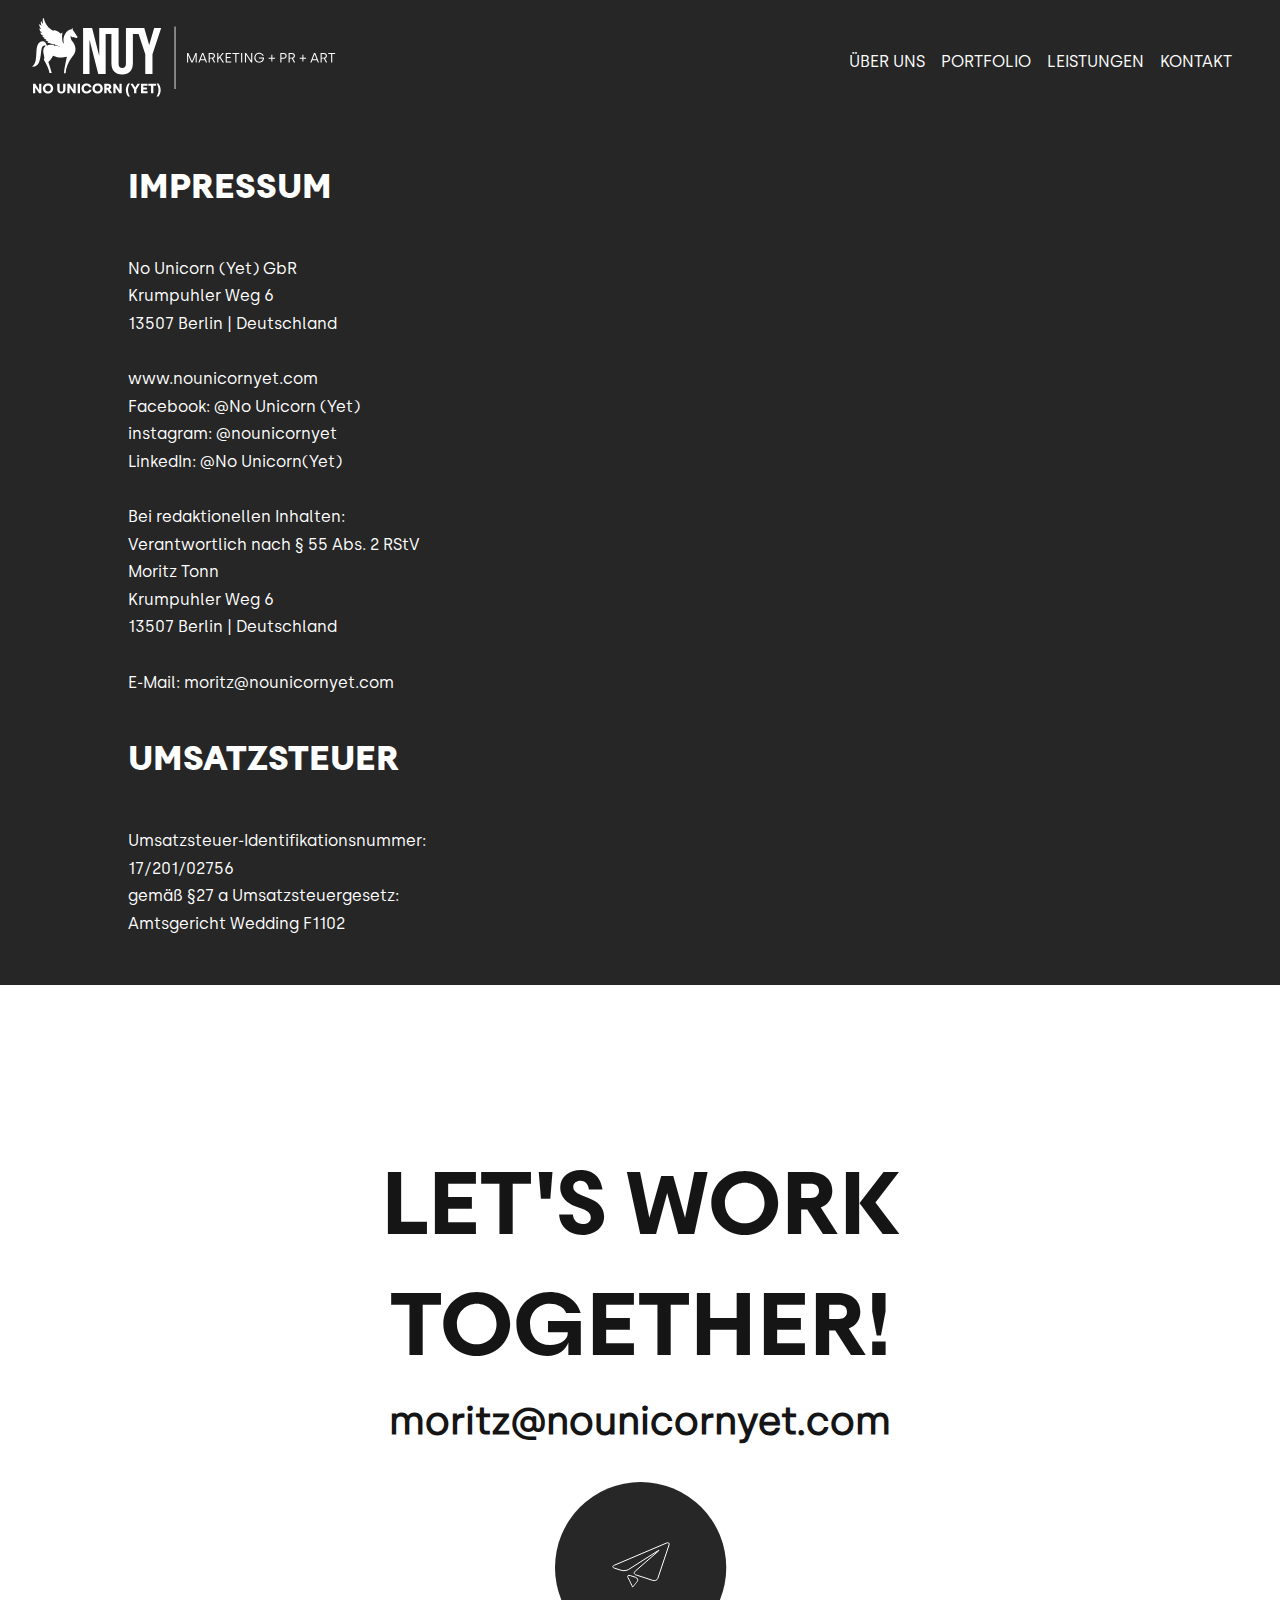
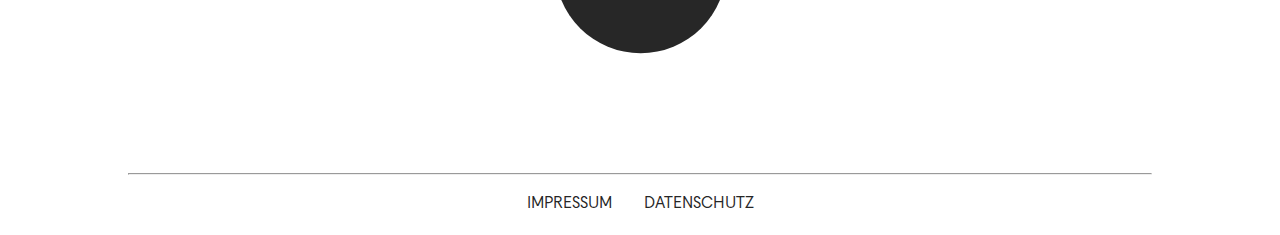
<file: impressum.html>
<!DOCTYPE html>
<html>

<head>
    <meta charset="utf-8">
    <meta name="viewport" content="width=device-width, initial-scale=1.0">
    <link rel="stylesheet" href="https://unpkg.com/swiper/swiper-bundle.min.css"/>
    <link rel="stylesheet" type="text/css" href="./styles/casestudy_styles.css">
    <title>No Unicorn (Yet)</title>
    <link rel="icon" type="image/png" href="images/logo/favicon16x16.svg" sizes="16x16">
    <link rel="icon" type="image/png" href="images/logo/favicon32x32.svg" sizes="32x32">
    <link rel="icon" type="image/png" href="images/logo/favicon96x96.svg" sizes="96x96">
</head>

    <body>
        <header class="primary-header flex">
            <a href="index.html"><img class="logo" src="./images/logo.svg" alt="logo-no-unicorn"></a>
            <a href="index.html"><img class="logo-mobile" src="./images/logo-mobile.svg" alt="logo-no-unicorn-mobile"></a>

            <button class="mobile-nav-toggle" aria-controls="primary-navigation" aria-expanded="false"><span class="sr-only"></span></button>

            <nav>            
                <ul id="primary-navigation" data-visible="false" class="primary-navigation flex">
                    <li>
                        <a class="nav-item" href="index.html#offer-link">
                            <p>ÜBER UNS</p>
                        </a>
                    </li>
                    <li>
                        <a class="nav-item" href="index.html#casestudy-link">
                            <p>PORTFOLIO</p>
                        </a>
                    </li>
                    <li>
                        <a class="nav-item" href="index.html#pricing-link">
                            <p>LEISTUNGEN</p>
                        </a>
                    </li>
                    <li>
                        <a class="nav-item" href="index.html#contact-link">
                            <p>KONTAKT</p>
                        </a>
                    </li>
                </ul>
            </nav>
        </header>

        <div class="impressum-section">
            <div class="page-wrapper">
                <h3 class="margintop">IMPRESSUM</h3>
                <p class="margintop">
                    No Unicorn (Yet) GbR<br>
                    Krumpuhler Weg 6<br>
                    13507 Berlin | Deutschland<br>
                    <br>
                    www.nounicornyet.com<br>
                    Facebook: @No Unicorn (Yet)<br>
                    instagram: @nounicornyet<br>
                    LinkedIn: @No Unicorn(Yet)<br><br>
                    Bei redaktionellen Inhalten:<br>
                    Verantwortlich nach § 55 Abs. 2 RStV<br>
                    Moritz Tonn<br>
                    Krumpuhler Weg 6<br>
                    13507 Berlin | Deutschland<br>
                    <br>
                    <!-- Telefon: +49 177<br> -->
                    E-Mail: moritz@nounicornyet.com<br>
                </p>
                <!-- <h3 class="margintop">REGISTEREINTRAG</h3>
                <p class="margintop">
                    Eintragung im Handelsregister.<br>
                    <br>
                    Registergericht: Amtsgericht Berlin <br>
                    Registernummer: <br>
                </p> -->
                <h3 class="margintop">UMSATZSTEUER</h3>
                <p class="margintop">
                    Umsatzsteuer-Identifikationsnummer: <br>
                    17/201/02756<br>
                    gemäß §27 a Umsatzsteuergesetz:<br>
                    Amtsgericht Wedding F1102
                </p>
            </div>
        </div>

        <div class="last-section margintop" id="contact-link">
            <div class="page-wrapper">
                <div class="cta-section">
                    <h1 id="cta-text">LET'S WORK TOGETHER!</h1>
                    <h2 id="cta-mail">moritz@nounicornyet.com</h2>
                    <a href="mailto:moritz@nounicornyet.com"><img src="images/mail-cta.svg" alt="mail cta logo"></a>
                </div>
                <hr></hr>
                <div class="footer-section">
                    <a href="impressum.html"><p class="footer-font">IMPRESSUM</p></a>
                    <a href="datenschutz.html"><p class="footer-font">DATENSCHUTZ</p></a>
                </div>
            </div>
        </div>

        <script src="https://unpkg.com/swiper/swiper-bundle.min.js"></script>
        <script src="./scripts/script.js"></script>
    </body>
</html>
</file>
<file: styles/styles.css>
/* font imports */
@font-face {
  font-family: Vanguard;
  src: url("../font/VanguardCF-HeavyOblique.otf") format("opentype");
}

@font-face {
  font-family: NPS-Medium;
  src: url("../font/NewPanamSkyline-Medium.otf") format("opentype");
}

@font-face {
  font-family: NPS-Bold;
  src: url("../font/NewPanamSkyline-Bold.otf") format("opentype");
}

@font-face {
  font-family: NPS-Black;
  src: url("../font/NewPanamSkyline-Black.otf") format("opentype");
}

@font-face {
  font-family: NPS-Regular;
  src: url("../font/NewPanamSkyline-Regular.otf") format("opentype");
}

@font-face {
  font-family: Silka-Regular;
  src: url("../font/Silka-Regular.otf") format("opentype");
}

html {
  scroll-behavior: smooth;
}

* {
  margin: 0;
}

p {
  line-height: 1.725em;
}

p {
  color: white;
  font-family: Silka-Regular;
}

h1 {
  color: white;
  font-family: Vanguard;
}

h2 {
  font-family: NPS-Black;
  font-size: 50px;
  color: white;
  line-height: 1em;
}

h3 {
  font-family: NPS-Black;
  font-size: 35px;
  color: white;
  line-height: 1em;
}

h4 {
  font-family: NPS-Bold;
  font-size: 25px;
  color: white;
}

a {
  text-decoration: none;
  font-family: NPS-Medium;
}

body {
  background-color: #262626;
  overflow-x: hidden;
}

.logo {
  margin-left: 2rem;
  width: 19rem;
  padding: 1rem 0;
}

.logo-mobile {
  display: none;
}

.flex {
  display: -webkit-box;
  display: -ms-flexbox;
  display: flex;
  gap: var(--gap, 1rem);
}

.unselectable {
  -webkit-touch-callout: none;
  -webkit-user-select: none;
  -moz-user-select: none;
  -ms-user-select: none;
  user-select: none;
}

.primary-header {
  -webkit-box-align: center;
      -ms-flex-align: center;
          align-items: center;
  -webkit-box-pack: justify;
      -ms-flex-pack: justify;
          justify-content: space-between;
  margin-left: 1rem;
}

.mobile-nav-toggle {
  display: none;
}

.primary-navigation {
  list-style: none;
  padding: 3rem;
  margin: 0;
}

@media (max-width: 51.6rem) {
  .logo {
    display: none;
  }
  .logo-mobile {
    display: block;
    width: 20vw;
    min-width: 6rem;
    padding: 1rem 0;
  }
  .primary-header {
    -webkit-box-pack: start;
        -ms-flex-pack: start;
            justify-content: flex-start;
  }
  .primary-navigation {
    gap: var(--gap, 3rem);
    position: fixed;
    inset: 0 0 0 0;
    background: #262626;
    -webkit-box-orient: vertical;
    -webkit-box-direction: normal;
        -ms-flex-direction: column;
            flex-direction: column;
    padding: 10rem 2em;
    z-index: 1;
    -webkit-box-align: center;
        -ms-flex-align: center;
            align-items: center;
    -webkit-transform: translateX(100%);
            transform: translateX(100%);
    -webkit-transition: -webkit-transform 350ms ease-out;
    transition: -webkit-transform 350ms ease-out;
    transition: transform 350ms ease-out;
    transition: transform 350ms ease-out, -webkit-transform 350ms ease-out;
  }
  .primary-navigation[data-visible="true"] {
    -webkit-transform: translateX(0%);
            transform: translateX(0%);
  }
  .mobile-nav-toggle {
    display: block;
    position: absolute;
    top: 5vw;
    right: 2rem;
    z-index: 10;
    background-color: transparent;
    background-image: url("../images/burgermenu.svg");
    background-size: cover;
    background-repeat: no-repeat;
    width: 2rem;
    border: 0;
    aspect-ratio: 1;
  }
  .mobile-nav-toggle[aria-expanded="true"] {
    background-image: url("../images/close.svg");
  }
}

@media (max-width: 30rem) {
  .mobile-nav-toggle {
    width: 1.5rem;
    top: 1.75rem;
  }
}

.page-wrapper {
  margin: auto;
  width: 80vw;
  max-width: 100rem;
}

@media (max-width: 51.6rem) {
  .page-wrapper {
    width: 90vw;
  }
}

.hero-section {
  width: 100%;
  background: url("../images/heroPicture.png") no-repeat center/cover;
  height: 83vh;
  display: -webkit-box;
  display: -ms-flexbox;
  display: flex;
}

.hero-section h1 {
  background-color: #262626;
  width: -webkit-fit-content;
  width: -moz-fit-content;
  width: fit-content;
  font-size: 7em;
  padding: 0px 25px 0px 25px;
  margin-bottom: -25px;
}

.hero-section #hero-text {
  font-family: Silka-Regular;
  color: #FFF1AA;
  background-color: #262626;
  width: -webkit-fit-content;
  width: -moz-fit-content;
  width: fit-content;
  font-size: 2.5em;
  padding: 0px 25px 15px;
  margin-top: 20px;
}

.hero-section .hero-content {
  margin-top: auto;
  margin-bottom: auto;
  width: 80vw;
}

@media (min-width: 30rem) and (max-width: 82rem) {
  .page-wrapper {
    min-width: 0;
  }
  .hero-section h1 {
    font-size: clamp(50px, 15vw, 90px);
  }
  .hero-section #hero-text {
    font-size: clamp(20px, 7vw, 40px);
    margin-top: 0;
    padding-bottom: 0;
  }
}

@media (max-width: 30rem) {
  .hero-section {
    height: 65vh;
  }
  .hero-section h1 {
    font-size: clamp(50px, 15vw, 80px);
    margin-bottom: -3vw;
  }
  .hero-section #hero-text {
    font-size: clamp(20px, 6vw, 40px);
    margin-top: 0;
    padding-bottom: 0;
  }
}

.socials-section {
  padding: 30px;
  max-width: 450px;
  margin: auto;
  display: -webkit-box;
  display: -ms-flexbox;
  display: flex;
  -webkit-box-orient: horizontal;
  -webkit-box-direction: normal;
      -ms-flex-direction: row;
          flex-direction: row;
  -webkit-box-pack: justify;
      -ms-flex-pack: justify;
          justify-content: space-between;
}

@media (max-width: 30rem) {
  .page-wrapper {
    min-width: 0;
  }
  .socials-section {
    font-size: clamp(12px, 3.5vw, 20px);
  }
}

hr {
  margin: auto;
}

.business-section {
  margin: auto;
  margin-top: 10em;
  margin-bottom: 10em;
  max-width: 90ch;
  text-align: center;
}

.business-section p {
  font-size: 2em;
}

@media (min-width: 30rem) and (max-width: 82rem) {
  .business-section {
    margin-top: 2.5rem;
    margin-bottom: 2.5rem;
    text-align: center;
  }
  .business-section p {
    line-height: 1.5em;
    font-size: clamp(12px, 4.75vw, 30px);
  }
}

@media (max-width: 30rem) {
  .business-section {
    margin-top: 2.5rem;
    margin-bottom: 2.5rem;
    text-align: center;
  }
  .business-section p {
    line-height: 1.5em;
    font-size: clamp(12px, 4.75vw, 30px);
  }
}

.offer-section {
  display: -webkit-box;
  display: -ms-flexbox;
  display: flex;
  -webkit-box-orient: horizontal;
  -webkit-box-direction: normal;
      -ms-flex-direction: row;
          flex-direction: row;
}

.offer-section .left-side {
  width: 100%;
  height: -webkit-fit-content;
  height: -moz-fit-content;
  height: fit-content;
  margin-top: 10.5rem;
  top: 100px;
  position: sticky;
  position: -webkit-sticky;
  /* Safari */
}

.offer-section .left-side .sticky-text {
  padding-bottom: 100px;
}

.offer-section .right-side img {
  padding-right: 3rem;
}

.offer-section .right-side .content-area {
  border: 1px solid white;
  border-right: 0px;
  display: -webkit-box;
  display: -ms-flexbox;
  display: flex;
  -webkit-box-orient: horizontal;
  -webkit-box-direction: normal;
      -ms-flex-direction: row;
          flex-direction: row;
  -webkit-box-align: center;
      -ms-flex-align: center;
          align-items: center;
  -webkit-box-pack: center;
      -ms-flex-pack: center;
          justify-content: center;
  height: 460px;
}

.offer-section .right-side .content-area .content-text {
  width: 45%;
}

.offer-section .right-side .content-area:first-child {
  border-top: 0px;
}

.offer-section .right-side .content-area:last-child {
  border-bottom: 0px;
}

@media (max-width: 82rem) {
  .offer-section {
    display: block;
  }
  .offer-section .left-side {
    position: relative;
    top: 0;
    margin-top: 2.5rem;
  }
  .offer-section .left-side .sticky-text {
    padding-bottom: 0;
  }
  .offer-section .right-side .content-area {
    height: -webkit-fit-content;
    height: -moz-fit-content;
    height: fit-content;
    padding: 3rem 0;
    border: 0;
    border-bottom: 1px solid white !important;
  }
  .offer-section .right-side .content-area .content-text {
    width: -webkit-fit-content;
    width: -moz-fit-content;
    width: fit-content;
  }
  .offer-section .right-side .content-area:last-child {
    border-bottom: 0 !important;
  }
  .offer-section hr {
    margin-top: 3rem;
  }
}

@media (max-width: 46rem) {
  .offer-section .content-area {
    display: block !important;
    height: -webkit-fit-content !important;
    height: -moz-fit-content !important;
    height: fit-content !important;
  }
  .offer-section .content-area .content-text {
    margin-top: 3rem;
    padding: 0 !important;
  }
  .offer-section .content-area img {
    width: 6rem;
    margin-top: 3rem;
  }
}

.casestudy-section {
  margin-top: 7rem;
}

.casestudy-section h2 {
  margin-bottom: 5rem;
}

.swiper {
  width: 100%;
  height: 60vh;
  min-height: 30rem;
}

.swiper .swiper-pagination-bullet-active {
  background-color: white;
}

.swiper-slide {
  text-align: center;
  font-size: 18px;
  background: #fff;
  border: 1px white solid;
  /* Center slide text vertically */
  display: -webkit-box;
  display: -ms-flexbox;
  display: flex;
  -webkit-box-pack: center;
  -ms-flex-pack: center;
  justify-content: center;
  -webkit-box-align: center;
  -ms-flex-align: center;
  align-items: center;
}

.swiper-slide {
  height: 150vh;
  opacity: 0.7;
}

.swiper-slide:first-child {
  background: url("../images/casestudy1.png") no-repeat center/cover;
}

.swiper-slide:nth-child(2n) {
  background: url("../images/casestudy2.png") no-repeat center/cover;
}

.swiper-slide:nth-child(3n) {
  background: url("../images/casestudy3.png") no-repeat center/cover;
}

.swiper-slide:hover {
  opacity: 1;
  -webkit-transition: opacity 1s ease;
  transition: opacity 1s ease;
}

.slider-card .casestudy-name {
  font-family: Silka-Regular !important;
  font-size: 1.725rem;
  margin-bottom: 5rem;
}

.slider-card .casestudy-slogan {
  font-family: Silka-Regular !important;
  font-size: 1.5rem;
  margin-bottom: 2rem;
}

.slider-card .casestudy-action {
  font-family: Silka-Regular !important;
  font-size: 1rem;
  margin-bottom: 6rem;
}

.slider-card .casestudy-bttn {
  width: 10rem;
  height: 2.5rem;
  font-family: Silka-Regular !important;
  font-size: 0.75rem;
  border-radius: 1.5rem;
  border: 0px;
}

.founder-section {
  background-color: white !important;
}

.founder-section h2, .founder-section p {
  color: #262626;
}

.founder-section .founder-text {
  display: -webkit-box;
  display: -ms-flexbox;
  display: flex;
  -webkit-box-pack: justify;
      -ms-flex-pack: justify;
          justify-content: space-between;
  padding-top: 10.5rem;
  padding-bottom: 2rem;
}

.founder-section .founder-text p {
  width: 70ch;
}

.founder-section .founder-portrait {
  margin-top: 6em;
  gap: 1.75em;
  display: -webkit-box;
  display: -ms-flexbox;
  display: flex;
  -webkit-box-pack: justify;
      -ms-flex-pack: justify;
          justify-content: space-between;
  padding-bottom: 7rem;
}

.founder-section .founder-portrait .portrait-name {
  max-width: -webkit-fit-content;
  max-width: -moz-fit-content;
  max-width: fit-content;
  font-family: NPS-Medium;
  font-size: 1.25rem;
  padding: 0.75em 0em;
}

.founder-section .founder-portrait p {
  width: 37ch;
}

@media (min-width: 46rem) and (max-width: 82rem) {
  .founder-section .founder-text {
    display: block;
    padding-top: 3.5rem;
  }
  .founder-section .founder-text h2 {
    padding-bottom: 2rem;
  }
  .founder-section .founder-text p {
    width: -webkit-fit-content;
    width: -moz-fit-content;
    width: fit-content;
  }
  .founder-section .founder-portrait {
    display: block;
  }
  .founder-section .portrait-card {
    display: -webkit-box;
    display: -ms-flexbox;
    display: flex;
    gap: 4rem;
  }
  .founder-section .portrait-card .founder-description {
    margin: auto;
  }
  .founder-section .portrait-card p {
    margin-top: 0;
  }
  .founder-section .portrait-card:nth-child(2n) {
    margin-top: 5.5rem;
  }
}

@media (max-width: 46rem) {
  .founder-section .founder-text {
    display: block;
    padding-top: 3.5rem;
  }
  .founder-section .founder-text h2 {
    padding-bottom: 2rem;
  }
  .founder-section .founder-text p {
    width: -webkit-fit-content;
    width: -moz-fit-content;
    width: fit-content;
  }
  .founder-section .founder-portrait {
    display: block;
    min-width: none !important;
  }
  .founder-section .portrait-card:nth-child(2n) {
    margin-top: 5.5rem;
  }
}

@media (max-width: 30rem) {
  .founder-section img {
    width: 100%;
  }
}

.cooperation-section {
  display: -webkit-box;
  display: -ms-flexbox;
  display: flex;
  -webkit-box-pack: justify;
      -ms-flex-pack: justify;
          justify-content: space-between;
  padding-top: 10.5rem;
  padding-bottom: 5rem;
}

.cooperation-section p {
  width: 50ch;
}

.logo-section {
  display: -webkit-box;
  display: -ms-flexbox;
  display: flex;
  -ms-flex-wrap: wrap;
      flex-wrap: wrap;
  -webkit-box-pack: center;
      -ms-flex-pack: center;
          justify-content: center;
  padding-bottom: 3rem;
}

.logo-section .logo-image {
  -webkit-box-flex: 0;
      -ms-flex: 0 0 23%;
          flex: 0 0 23%;
  padding-bottom: 2rem;
  text-align: center;
}

.logo-section img {
  width: 150px;
}

@media (max-width: 30rem) {
  .logo-section img {
    width: 125px;
  }
}

@media (min-width: 30rem) and (max-width: 82rem) {
  .cooperation-section {
    display: block;
  }
  .cooperation-section p {
    margin-top: 2.5rem;
    width: -webkit-fit-content;
    width: -moz-fit-content;
    width: fit-content;
  }
  .logo-section img {
    gap: 0rem;
    padding: 0.5rem;
    -webkit-box-flex: 0;
        -ms-flex: 0 1 5%;
            flex: 0 1 5%;
  }
}

@media (max-width: 30rem) {
  .cooperation-section {
    display: block;
  }
  .cooperation-section p {
    margin-top: 2.5rem;
    width: -webkit-fit-content;
    width: -moz-fit-content;
    width: fit-content;
  }
  .logo-section img {
    gap: 0rem;
    padding: 0.5rem;
    -webkit-box-flex: 0;
        -ms-flex: 0 1 5%;
            flex: 0 1 5%;
  }
}

.pricing-section .pricing-text {
  display: -webkit-box;
  display: -ms-flexbox;
  display: flex;
  -webkit-box-pack: justify;
      -ms-flex-pack: justify;
          justify-content: space-between;
  padding-top: 10.5rem;
  padding-bottom: 7rem;
}

.pricing-section .pricing-text p {
  width: 50ch;
}

.pricing-section table {
  margin-left: auto;
  margin-right: auto;
  width: 100%;
  color: white;
  background-color: #404040;
  padding: 2rem 0;
}

.pricing-section table th {
  padding: 1rem 4rem;
  font-family: NPS-Medium;
}

.pricing-section table td {
  padding: 1rem 4rem;
  font-family: Silka-Regular;
}

.pricing-section table .highlighted {
  font-family: NPS-Bold;
  font-size: 20px;
}

.pricing-section .pricing-includes {
  display: -webkit-box;
  display: -ms-flexbox;
  display: flex;
  -ms-flex-pack: distribute;
      justify-content: space-around;
  gap: 5.2em;
  margin-top: 5rem;
  padding-bottom: 7rem;
}

.pricing-section ul {
  padding: 1.25rem;
  padding-bottom: 0;
  padding-top: 0.5rem;
  color: white;
}

.pricing-section ul li {
  font-family: Silka-Regular;
  font-size: 14.5px;
  padding-bottom: 2rem;
}

@media (max-width: 75rem) {
  .pricing-section table th {
    padding: 1rem 2rem;
  }
  .pricing-section table td {
    padding: 1rem 2rem;
  }
}

@media (min-width: 64rem) {
  .pricingSwiper {
    display: none;
  }
}

@media (max-width: 64rem) {
  .pricing-section table {
    display: none;
  }
  .pricingSwiper {
    height: 50vh;
  }
  .pricingSwiper .swiper-slide {
    -webkit-box-align: baseline;
        -ms-flex-align: baseline;
            align-items: baseline;
    border: 0;
    background: #404040;
    opacity: 100%;
    -webkit-box-pack: left;
        -ms-flex-pack: left;
            justify-content: left;
  }
  .pricingSwiper .swiper-slide .slider-card {
    text-align: left;
    width: 100%;
  }
  .pricingSwiper .swiper-slide .slider-card .pricing-category {
    font-family: NPS-Medium;
    font-size: 0.9em;
  }
  .pricingSwiper .swiper-slide .slider-card p {
    padding: 1rem 6vw;
  }
  .pricingSwiper .swiper-slide .slider-card hr {
    margin: auto;
    width: 85%;
  }
}

@media (min-width: 30rem) and (max-width: 82rem) {
  .pricing-section .pricing-text {
    display: block;
  }
  .pricing-section .pricing-text p {
    margin-top: 2.5rem;
    width: -webkit-fit-content;
    width: -moz-fit-content;
    width: fit-content;
  }
  .pricing-section .pricing-includes {
    display: block !important;
  }
  .pricing-section .pricing-includes h3 {
    margin-bottom: 2.5rem;
  }
}

@media (max-width: 30rem) {
  .pricing-section .pricing-text {
    display: block;
  }
  .pricing-section .pricing-text p {
    margin-top: 2.5rem;
    width: -webkit-fit-content;
    width: -moz-fit-content;
    width: fit-content;
  }
  .pricing-section .pricing-includes {
    display: block !important;
  }
  .pricing-section .pricing-includes h3 {
    margin-bottom: 2.5rem;
  }
  .pricingSwiper {
    height: 35rem;
  }
}

.last-section {
  background-color: white;
  text-align: center;
  -webkit-box-align: center;
      -ms-flex-align: center;
          align-items: center;
}

.last-section .cta-section {
  padding-top: 10.5rem;
  padding-bottom: 7rem;
}

.last-section #cta-text {
  font-family: NPS-Bold;
  font-size: clamp(3rem, 7vw, 8rem);
  color: #151515;
}

.last-section #cta-mail {
  color: #151515;
  font-family: Silka-Regular;
  font-size: clamp(1.25rem, 3vw, 4rem);
  padding: 1.5rem 0;
}

.last-section img {
  padding-top: 2rem;
}

.last-section .footer-section {
  display: -webkit-box;
  display: -ms-flexbox;
  display: flex;
  -webkit-box-align: center;
      -ms-flex-align: center;
          align-items: center;
  -webkit-box-pack: center;
      -ms-flex-pack: center;
          justify-content: center;
}

.last-section .footer-font {
  color: #262626;
  font-family: NPS-Regular;
  font-size: 18px;
  padding: 2rem;
}

@media (min-width: 30rem) and (max-width: 82rem) {
  .last-section .footer-font {
    font-size: 1rem;
    padding: 1rem;
  }
}

@media (max-width: 30rem) {
  .last-section .footer-font {
    font-size: 1rem;
    padding: 1rem;
  }
}
/*# sourceMappingURL=styles.css.map */
</file>
<file: styles/casestudy_styles.css>
/* font imports */
@font-face {
  font-family: Vanguard;
  src: url("../font/VanguardCF-HeavyOblique.otf") format("opentype");
}

@font-face {
  font-family: NPS-Medium;
  src: url("../font/NewPanamSkyline-Medium.otf") format("opentype");
}

@font-face {
  font-family: NPS-Bold;
  src: url("../font/NewPanamSkyline-Bold.otf") format("opentype");
}

@font-face {
  font-family: NPS-Black;
  src: url("../font/NewPanamSkyline-Black.otf") format("opentype");
}

@font-face {
  font-family: NPS-Regular;
  src: url("../font/NewPanamSkyline-Regular.otf") format("opentype");
}

@font-face {
  font-family: Silka-Regular;
  src: url("../font/Silka-Regular.otf") format("opentype");
}

html {
  scroll-behavior: smooth;
}

* {
  margin: 0;
}

p {
  line-height: 1.725em;
}

p {
  color: white;
  font-family: Silka-Regular;
}

h1 {
  color: white;
  font-family: Vanguard;
}

h2 {
  font-family: NPS-Black;
  font-size: 2.5rem;
  color: white;
  line-height: 1.4em;
}

h3 {
  font-family: NPS-Black;
  font-size: 35px;
  color: white;
  line-height: 1em;
}

h4 {
  font-family: NPS-Bold;
  font-size: 25px;
  color: white;
}

a {
  text-decoration: none;
  font-family: NPS-Medium;
}

body {
  background-color: #262626;
  overflow-x: hidden;
}

img {
  pointer-events: none;
  -webkit-touch-callout: none;
  -webkit-user-select: none;
  -moz-user-select: none;
  -ms-user-select: none;
  user-select: none;
}

.margintop {
  margin-top: 3rem;
}

.screenpicture {
  width: 100%;
  -o-object-fit: cover;
     object-fit: cover;
  height: 60vh;
}

.flex {
  display: -webkit-box;
  display: -ms-flexbox;
  display: flex;
  gap: var(--gap, 1rem);
}

.unselectable {
  -webkit-touch-callout: none;
  -webkit-user-select: none;
  -moz-user-select: none;
  -ms-user-select: none;
  user-select: none;
}

.page-wrapper {
  margin: auto;
  width: 80vw;
  max-width: 100rem;
  overflow: hidden;
}

@media (max-width: 51.6rem) {
  .page-wrapper {
    width: 90vw;
  }
}

/* end basic classes */
.logo {
  margin-left: 2rem;
  width: 19rem;
  padding: 1rem 0;
}

.logo-mobile {
  display: none;
}

@media (max-width: 30rem) {
  .mobile-nav-toggle {
    width: 1.5rem;
    top: 2.5rem;
  }
}

/* navigation stuff */
.primary-header {
  -webkit-box-align: center;
      -ms-flex-align: center;
          align-items: center;
  -webkit-box-pack: justify;
      -ms-flex-pack: justify;
          justify-content: space-between;
}

.mobile-nav-toggle {
  display: none;
}

.primary-navigation {
  list-style: none;
  padding: 3rem;
  margin: 0;
}

@media (max-width: 51.6rem) {
  .logo {
    display: none;
  }
  .logo-mobile {
    display: block;
    width: 20vw;
    min-width: 6rem;
    padding: 1rem 0;
  }
  .primary-header {
    -webkit-box-pack: start;
        -ms-flex-pack: start;
            justify-content: flex-start;
  }
  .primary-navigation {
    gap: var(--gap, 3rem);
    position: fixed;
    inset: 0 0 0 0;
    background: #262626;
    -webkit-box-orient: vertical;
    -webkit-box-direction: normal;
        -ms-flex-direction: column;
            flex-direction: column;
    padding: 10rem 2em;
    z-index: 1;
    -webkit-box-align: center;
        -ms-flex-align: center;
            align-items: center;
    -webkit-transform: translateX(100%);
            transform: translateX(100%);
    -webkit-transition: -webkit-transform 350ms ease-out;
    transition: -webkit-transform 350ms ease-out;
    transition: transform 350ms ease-out;
    transition: transform 350ms ease-out, -webkit-transform 350ms ease-out;
  }
  .primary-navigation[data-visible="true"] {
    -webkit-transform: translateX(0%);
            transform: translateX(0%);
  }
  .mobile-nav-toggle {
    display: block;
    position: absolute;
    top: 5vw;
    right: 2rem;
    z-index: 10;
    background-color: transparent;
    background-image: url("../images/burgermenu.svg");
    background-size: cover;
    background-repeat: no-repeat;
    width: 2rem;
    border: 0;
    aspect-ratio: 1;
  }
  .mobile-nav-toggle[aria-expanded="true"] {
    background-image: url("../images/close.svg");
  }
}

@media (max-width: 30rem) {
  .mobile-nav-toggle {
    width: 1.5rem;
    top: 1.75rem;
  }
}

/* hero section */
.hero-section .hero-header {
  line-height: 2rem;
}

.hero-section h2 {
  font-family: Silka-Regular;
}

.hero-section .hero-slogan {
  margin-top: 1rem;
  font-size: 2rem;
}

@media (max-width: 51.6rem) {
  .hero-section h2 {
    font-size: 2rem;
  }
  .hero-section .hero-slogan {
    font-size: 1.4rem;
  }
}

@media (min-width: 64rem) {
  .challenge-section {
    display: -webkit-box;
    display: -ms-flexbox;
    display: flex;
    -webkit-box-orient: horizontal;
    -webkit-box-direction: normal;
        -ms-flex-direction: row;
            flex-direction: row;
  }
  .challenge-left-side {
    width: 40%;
    border: 1px solid white;
    border-left: 0;
    border-right: 0;
  }
  .challenge-right-side {
    width: 55%;
    margin-left: auto;
    border: 1px solid white;
    border-right: 0;
    padding: 5%;
  }
  .challenge-header {
    padding: 1.5rem;
  }
  .process-section {
    display: -webkit-box;
    display: -ms-flexbox;
    display: flex;
    -webkit-box-pack: justify;
        -ms-flex-pack: justify;
            justify-content: space-between;
  }
  .process-section .process-left-side {
    padding: 2rem;
  }
  .process-section .process-right-side {
    width: 50%;
    margin-left: auto;
  }
  .test-text {
    width: 50%;
    margin-left: auto;
  }
  .metroboard {
    margin-left: -5%;
  }
}

.swiper {
  width: 100%;
  height: -webkit-fit-content;
  height: -moz-fit-content;
  height: fit-content;
  max-width: 100rem;
}

.swiper .swiper-pagination-bullet-active {
  background-color: white;
}

.swiper-slide {
  width: -webkit-fit-content;
  width: -moz-fit-content;
  width: fit-content;
  text-align: center;
  font-size: 18px;
  /* Center slide text vertically */
  display: -webkit-box;
  display: -ms-flexbox;
  display: flex;
  -webkit-box-pack: center;
  -ms-flex-pack: center;
  justify-content: center;
  -webkit-box-align: center;
  -ms-flex-align: center;
  align-items: center;
}

.siemensstadtpic {
  width: 100%;
  height: 45vw;
  -o-object-fit: contain;
     object-fit: contain;
}

.swiper-slide:hover {
  opacity: 1;
  -webkit-transition: opacity 1s ease;
  transition: opacity 1s ease;
}

.process-section .metroboard {
  width: 100%;
  -o-object-fit: cover;
     object-fit: cover;
}

@media (min-width: 64rem) {
  .swiper-slide {
    width: -webkit-fit-content;
    width: -moz-fit-content;
    width: fit-content;
  }
  .result-section {
    display: -webkit-box;
    display: -ms-flexbox;
    display: flex;
  }
  .result-section .result-right-side {
    width: 50%;
    margin-left: auto;
  }
}

.caseStudySwiper .swiper-slide {
  height: 50vh;
  opacity: 0.7;
}

.caseStudySwiper .swiper-slide:first-child {
  background: url("../images/casestudy1.png") no-repeat center/cover;
}

.caseStudySwiper .swiper-slide:nth-child(2n) {
  background: url("../images/casestudy2.png") no-repeat center/cover;
}

.caseStudySwiper .swiper-slide:nth-child(3n) {
  background: url("../images/casestudy3.png") no-repeat center/cover;
}

.caseStudySwiper .swiper-slide:hover {
  opacity: 1;
  -webkit-transition: opacity 1s ease;
  transition: opacity 1s ease;
}

.caseStudySwiper .slider-card .casestudy-name {
  font-family: Silka-Regular !important;
  font-size: 1.725rem;
  margin-bottom: 5rem;
}

.caseStudySwiper .slider-card .casestudy-slogan {
  font-family: Silka-Regular !important;
  font-size: 1.5rem;
  margin-bottom: 2rem;
}

.caseStudySwiper .slider-card .casestudy-action {
  font-family: Silka-Regular !important;
  font-size: 1rem;
  margin-bottom: 6rem;
}

.caseStudySwiper .slider-card .casestudy-bttn {
  width: 10rem;
  height: 2.5rem;
  font-family: Silka-Regular !important;
  font-size: 0.75rem;
  border-radius: 1.5rem;
  border: 0px;
}

.hdpicture {
  width: 100%;
}

.qtresults .swiper-slide {
  width: 80vw;
  height: 45vw;
}

.qtresults .swiper-slide .slider-card img {
  max-width: 100%;
  max-height: 100%;
  -o-object-fit: contain;
     object-fit: contain;
}

@media (min-width: 51.6rem) {
  .qtresults .swiper-slide {
    height: 25rem;
    width: 50rem;
  }
}

.last-section {
  background-color: white;
  text-align: center;
  -webkit-box-align: center;
      -ms-flex-align: center;
          align-items: center;
}

.last-section .cta-section {
  padding-top: 10.5rem;
  padding-bottom: 7rem;
}

.last-section #cta-text {
  font-family: NPS-Bold;
  font-size: 110px;
  color: #151515;
}

.last-section #cta-mail {
  color: #151515;
  font-family: Silka-Regular;
  font-size: 90px;
  padding: 5rem;
}

.last-section .footer-section {
  display: -webkit-box;
  display: -ms-flexbox;
  display: flex;
  -webkit-box-align: center;
      -ms-flex-align: center;
          align-items: center;
  -webkit-box-pack: center;
      -ms-flex-pack: center;
          justify-content: center;
}

.last-section .footer-font {
  color: #262626;
  font-family: NPS-Regular;
  font-size: 18px;
  padding: 2rem;
}

.last-section #cta-text {
  font-size: clamp(3rem, 7vw, 8rem);
}

.last-section #cta-mail {
  margin: auto;
  width: -webkit-fit-content;
  width: -moz-fit-content;
  width: fit-content;
  font-size: clamp(1.25rem, 3vw, 4rem);
  padding: 0;
}

.last-section img {
  padding-top: 2rem;
}

.last-section .footer-font {
  font-size: 1rem;
  padding: 1rem;
}

.datenschutz-section a {
  color: white;
}

.datenschutz-section li {
  color: white;
  font-family: Silka-Regular;
}
/*# sourceMappingURL=casestudy_styles.css.map */
</file>
